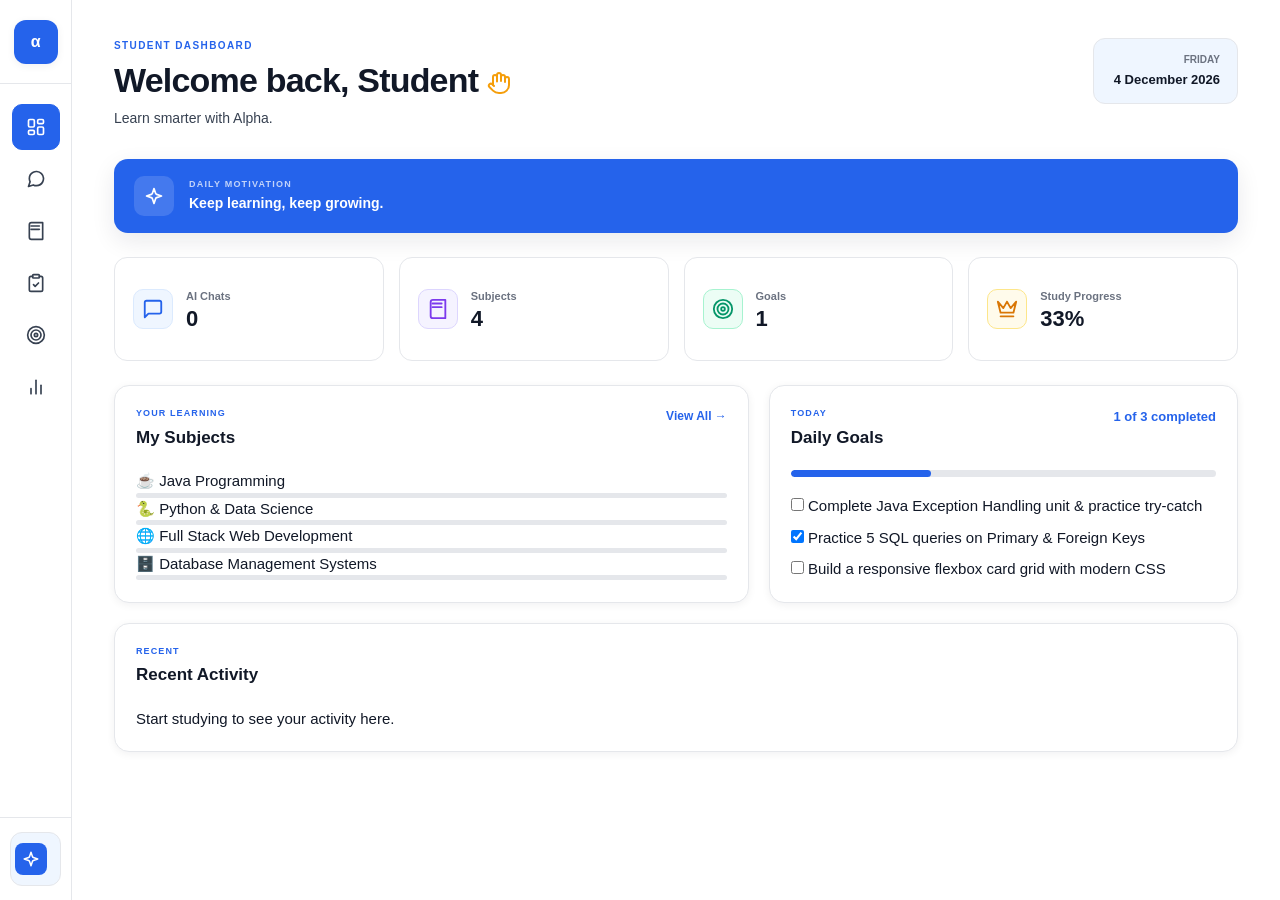
<file: frontend/index.html>
<!DOCTYPE html>
<html lang="en" data-theme="royal">

<head>
    <meta charset="UTF-8">
    <meta name="viewport" content="width=device-width, initial-scale=1.0">

    <title>Alpha - AI Student Assistant</title>

    <!-- =====================================================
         MODULAR STYLESHEETS (Organized by Feature/Section)
         ===================================================== -->
    <link rel="stylesheet" href="css/main.css?v=3.5">
    <link rel="stylesheet" href="css/layout.css?v=3.5">
    <link rel="stylesheet" href="css/dashboard.css?v=3.5">
    <link rel="stylesheet" href="css/chat.css?v=3.5">
    <link rel="stylesheet" href="css/subjects.css?v=3.5">
    <link rel="stylesheet" href="css/assignments.css?v=3.5">
    <link rel="stylesheet" href="css/goals.css?v=3.5">
    <link rel="stylesheet" href="css/progress.css?v=3.5">
    <link rel="stylesheet" href="css/modals.css?v=3.5">
    <!-- Backward compatibility fallback -->
    <link rel="stylesheet" href="style.css?v=3.5">
</head>


<body>

    <!-- =====================================================
         APP CONTAINER
         ===================================================== -->
    <div class="app-container">

        <!-- =================================================
             1. SIDEBAR (Source: frontend/sections/sidebar.html)
             ================================================= -->
        <!-- =====================================================
             ALPHA - SIDEBAR COMPONENT
             File: frontend/sections/sidebar.html
             ===================================================== -->
        
        <aside class="sidebar">
        
            <!-- Logo -->
            <div class="sidebar-logo">
                <div class="logo-icon">
                    α
                </div>
                <div class="logo-text">
                    <h2>Alpha</h2>
                    <span>AI Student Assistant</span>
                </div>
            </div>
        
            <!-- Navigation -->
            <nav class="sidebar-nav">
                <button
                    class="nav-item active"
                    onclick="showPage('dashboard', this)"
                    data-title="Dashboard"
                >
                    <span class="nav-icon">
                        <svg width="20" height="20" viewBox="0 0 24 24" fill="none" stroke="currentColor" stroke-width="2" stroke-linecap="round" stroke-linejoin="round"><rect x="3" y="3" width="7" height="9" rx="1.5"/><rect x="14" y="3" width="7" height="5" rx="1.5"/><rect x="14" y="12" width="7" height="9" rx="1.5"/><rect x="3" y="16" width="7" height="5" rx="1.5"/></svg>
                    </span>
                    <span class="nav-label">Dashboard</span>
                </button>
        
                <button
                    class="nav-item"
                    onclick="showPage('chat', this)"
                    data-title="AI Chat"
                >
                    <span class="nav-icon">
                        <svg width="20" height="20" viewBox="0 0 24 24" fill="none" stroke="currentColor" stroke-width="2" stroke-linecap="round" stroke-linejoin="round"><path d="M21 11.5a8.38 8.38 0 0 1-.9 3.8 8.5 8.5 0 0 1-7.6 4.7 8.38 8.38 0 0 1-3.8-.9L3 21l1.9-5.7a8.38 8.38 0 0 1-.9-3.8 8.5 8.5 0 0 1 4.7-7.6 8.38 8.38 0 0 1 3.8-.9h.5a8.48 8.48 0 0 1 8 8v.5z"/></svg>
                    </span>
                    <span class="nav-label">AI Chat</span>
                </button>
        
                <button
                    class="nav-item"
                    onclick="showPage('subjects', this)"
                    data-title="Subjects"
                >
                    <span class="nav-icon">
                        <svg width="20" height="20" viewBox="0 0 24 24" fill="none" stroke="currentColor" stroke-width="2" stroke-linecap="round" stroke-linejoin="round"><path d="M4 19.5v-15A2.5 2.5 0 0 1 6.5 2H20v20H6.5a2.5 2.5 0 0 1-2.5-2.5Z"/><path d="M6 6h10"/><path d="M6 10h10"/></svg>
                    </span>
                    <span class="nav-label">Subjects</span>
                </button>
        
                <button
                    class="nav-item"
                    onclick="showPage('assignments', this)"
                    data-title="Workspace"
                >
                    <span class="nav-icon">
                        <svg width="20" height="20" viewBox="0 0 24 24" fill="none" stroke="currentColor" stroke-width="2" stroke-linecap="round" stroke-linejoin="round"><path d="M16 4h2a2 2 0 0 1 2 2v14a2 2 0 0 1-2 2H6a2 2 0 0 1-2-2V6a2 2 0 0 1 2-2h2"/><rect x="8" y="2" width="8" height="4" rx="1" ry="1"/><path d="m9 14 2 2 4-4"/></svg>
                    </span>
                    <span class="nav-label">Workspace</span>
                </button>
        
                <button
                    class="nav-item"
                    onclick="showPage('goals', this)"
                    data-title="Daily Goals"
                >
                    <span class="nav-icon">
                        <svg width="20" height="20" viewBox="0 0 24 24" fill="none" stroke="currentColor" stroke-width="2" stroke-linecap="round" stroke-linejoin="round"><circle cx="12" cy="12" r="10"/><circle cx="12" cy="12" r="6"/><circle cx="12" cy="12" r="2"/></svg>
                    </span>
                    <span class="nav-label">Daily Goals</span>
                </button>
        
                <button
                    class="nav-item"
                    onclick="showPage('progress', this)"
                    data-title="Progress"
                >
                    <span class="nav-icon">
                        <svg width="20" height="20" viewBox="0 0 24 24" fill="none" stroke="currentColor" stroke-width="2" stroke-linecap="round" stroke-linejoin="round"><line x1="18" y1="20" x2="18" y2="10"/><line x1="12" y1="20" x2="12" y2="4"/><line x1="6" y1="20" x2="6" y2="14"/></svg>
                    </span>
                    <span class="nav-label">Progress</span>
                </button>
            </nav>
        
            <!-- Sidebar Bottom -->
            <div class="sidebar-bottom">
                <div class="sidebar-ai-card">
                    <div class="sidebar-ai-icon">
                        <svg width="18" height="18" viewBox="0 0 24 24" fill="none" stroke="currentColor" stroke-width="2" stroke-linecap="round" stroke-linejoin="round"><path d="m12 3-1.9 5.8a2 2 0 0 1-1.3 1.3L3 12l5.8 1.9a2 2 0 0 1 1.3 1.3L12 21l1.9-5.8a2 2 0 0 1 1.3-1.3L21 12l-5.8-1.9a2 2 0 0 1-1.3-1.3L12 3z"/></svg>
                    </div>
                    <div class="sidebar-ai-details">
                        <strong>Alpha AI</strong>
                        <p>Your personal study assistant</p>
                    </div>
                </div>
            </div>
        
        </aside>


        <!-- =================================================
             MAIN CONTENT WRAPPER
             ================================================= -->
        <main class="main-content">

            <!-- =================================================
                 2. DASHBOARD (Source: frontend/sections/dashboard.html)
                 ================================================= -->
            <!-- =====================================================
                 ALPHA - DASHBOARD COMPONENT
                 File: frontend/sections/dashboard.html
                 ===================================================== -->
            
            <section id="dashboard-page" class="page active">
            
                <div class="page-header dashboard-header">
                    <div>
                        <span class="page-label">
                            STUDENT DASHBOARD
                        </span>
                        <h1>
                            Welcome back, Student
                            <span class="welcome-wave-icon" title="Welcome">
                                <svg width="24" height="24" viewBox="0 0 24 24" fill="none" stroke="currentColor" stroke-width="2" stroke-linecap="round" stroke-linejoin="round"><path d="M18 11V6a2 2 0 0 0-2-2v0a2 2 0 0 0-2 2v0"/><path d="M14 10V4a2 2 0 0 0-2-2v0a2 2 0 0 0-2 2v2"/><path d="M10 10.5V6a2 2 0 0 0-2-2v0a2 2 0 0 0-2 2v8"/><path d="M18 8a2 2 0 1 1 4 0v6a8 8 0 0 1-8 8h-2c-2.8 0-4.5-.86-5.99-2.34l-3.6-3.6a2 2 0 0 1 2.83-2.82L7 15"/></svg>
                            </span>
                        </h1>
                        <p>
                            Learn smarter with Alpha.
                        </p>
                    </div>
            
                    <div class="dashboard-date-box">
                        <span id="dashboard-day">
                            Today
                        </span>
                        <strong id="dashboard-date">
                            --
                        </strong>
                    </div>
                </div>
            
                <!-- Motivation -->
                <div class="motivation-card">
                    <div class="motivation-icon">
                        <svg width="20" height="20" viewBox="0 0 24 24" fill="none" stroke="currentColor" stroke-width="2" stroke-linecap="round" stroke-linejoin="round"><path d="m12 3-1.9 5.8a2 2 0 0 1-1.3 1.3L3 12l5.8 1.9a2 2 0 0 1 1.3 1.3L12 21l1.9-5.8a2 2 0 0 1 1.3-1.3L21 12l-5.8-1.9a2 2 0 0 1-1.3-1.3L12 3z"/></svg>
                    </div>
                    <div>
                        <span>
                            DAILY MOTIVATION
                        </span>
                        <p id="dashboard-motivation">
                            Keep learning, keep growing.
                        </p>
                    </div>
                </div>
            
                <!-- Statistics -->
                <div class="dashboard-stats">
                    <div class="stat-card">
                        <div class="stat-icon bg-blue-subtle">
                            <svg width="22" height="22" viewBox="0 0 24 24" fill="none" stroke="currentColor" stroke-width="2" stroke-linecap="round" stroke-linejoin="round"><path d="M21 15a2 2 0 0 1-2 2H7l-4 4V5a2 2 0 0 1 2-2h14a2 2 0 0 1 2 2z"/></svg>
                        </div>
                        <div>
                            <span>
                                AI Chats
                            </span>
                            <strong id="dashboard-chat-count">
                                0
                            </strong>
                        </div>
                    </div>
            
                    <div class="stat-card">
                        <div class="stat-icon bg-violet-subtle">
                            <svg width="22" height="22" viewBox="0 0 24 24" fill="none" stroke="currentColor" stroke-width="2" stroke-linecap="round" stroke-linejoin="round"><path d="M4 19.5v-15A2.5 2.5 0 0 1 6.5 2H20v20H6.5a2.5 2.5 0 0 1-2.5-2.5Z"/><path d="M6 6h10"/><path d="M6 10h10"/></svg>
                        </div>
                        <div>
                            <span>
                                Subjects
                            </span>
                            <strong id="dashboard-subject-count">
                                0
                            </strong>
                        </div>
                    </div>
            
                    <div class="stat-card">
                        <div class="stat-icon bg-emerald-subtle">
                            <svg width="22" height="22" viewBox="0 0 24 24" fill="none" stroke="currentColor" stroke-width="2" stroke-linecap="round" stroke-linejoin="round"><circle cx="12" cy="12" r="10"/><circle cx="12" cy="12" r="6"/><circle cx="12" cy="12" r="2"/></svg>
                        </div>
                        <div>
                            <span>
                                Goals
                            </span>
                            <strong id="dashboard-goal-count">
                                0
                            </strong>
                        </div>
                    </div>
            
                    <div class="stat-card">
                        <div class="stat-icon bg-amber-subtle">
                            <svg width="22" height="22" viewBox="0 0 24 24" fill="none" stroke="currentColor" stroke-width="2" stroke-linecap="round" stroke-linejoin="round"><path d="m2 4 3 12h14l3-12-6 7-4-7-4 7-6-7zm3 16h14"/></svg>
                        </div>
                        <div>
                            <span>
                                Study Progress
                            </span>
                            <strong id="goal-percentage">
                                0%
                            </strong>
                        </div>
                    </div>
                </div>
            
                <!-- Dashboard Grid -->
                <div class="dashboard-grid">
                    <!-- Subjects -->
                    <div class="dashboard-panel">
                        <div class="panel-header">
                            <div>
                                <span class="panel-label">
                                    YOUR LEARNING
                                </span>
                                <h2>
                                    My Subjects
                                </h2>
                            </div>
                            <button
                                class="text-button"
                                onclick="showPage('subjects')"
                            >
                                View All →
                            </button>
                        </div>
                        <div
                            id="dashboard-subjects"
                            class="dashboard-subjects"
                        ></div>
                    </div>
            
                    <!-- Goals -->
                    <div class="dashboard-panel">
                        <div class="panel-header">
                            <div>
                                <span class="panel-label">
                                    TODAY
                                </span>
                                <h2>
                                    Daily Goals
                                </h2>
                            </div>
                            <span
                                id="goal-progress-text"
                                class="progress-text"
                            >
                                0%
                            </span>
                        </div>
                        <div class="goal-progress">
                            <div
                                id="dashboard-goal-progress"
                                class="goal-progress-bar"
                            ></div>
                        </div>
                        <div
                            id="dashboard-goal-list"
                            class="dashboard-goal-list"
                        ></div>
                    </div>
                </div>
            
                <!-- Recent Activity -->
                <div class="dashboard-panel activity-panel">
                    <div class="panel-header">
                        <div>
                            <span class="panel-label">
                                RECENT
                            </span>
                            <h2>
                                Recent Activity
                            </h2>
                        </div>
                    </div>
                    <div
                        id="dashboard-activity"
                        class="activity-list"
                    ></div>
                </div>
            
            </section>


            <!-- =================================================
                 3. AI CHAT (Source: frontend/sections/chat.html)
                 ================================================= -->
            <!-- =====================================================
                 ALPHA - AI CHAT COMPONENT
                 File: frontend/sections/chat.html
                 ===================================================== -->
            
            <section id="chat-page" class="page">
            
                <div class="chat-layout">
            
                    <!-- CHAT HISTORY -->
                    <aside class="chat-history">
                        <div class="history-header">
                            <div>
                                <span class="page-label">
                                    AI TUTOR
                                </span>
                                <h2>
                                    Chat History
                                </h2>
                            </div>
                            <button
                                class="new-chat-btn"
                                onclick="startNewChat()"
                                title="Start a new chat"
                            >
                                <svg width="14" height="14" viewBox="0 0 24 24" fill="none" stroke="currentColor" stroke-width="2.2" stroke-linecap="round" stroke-linejoin="round" aria-hidden="true"><line x1="12" y1="5" x2="12" y2="19"/><line x1="5" y1="12" x2="19" y2="12"/></svg>
                                <span>
                                    New Chat
                                </span>
                            </button>
                        </div>
            
                        <div class="history-search">
                            <span>
                                <svg width="15" height="15" viewBox="0 0 24 24" fill="none" stroke="currentColor" stroke-width="2" stroke-linecap="round" stroke-linejoin="round" aria-hidden="true"><circle cx="11" cy="11" r="8"/><line x1="21" y1="21" x2="16.65" y2="16.65"/></svg>
                            </span>
                            <input
                                type="text"
                                id="history-search"
                                placeholder="Search chats..."
                                oninput="searchHistory()"
                                autocomplete="off"
                            >
                        </div>
            
                        <div
                            id="history-list"
                            class="history-list"
                        ></div>
                    </aside>
            
                    <!-- CHAT MAIN -->
                    <div class="chat-main">
                        <div class="chat-header">
                            <div class="chat-ai-info">
                                <div class="chat-ai-avatar">
                                    α
                                </div>
                                <div>
                                    <h2>
                                        Alpha
                                    </h2>
                                    <span>
                                        <i></i>
                                        AI Student Tutor
                                    </span>
                                </div>
                            </div>
            
                            <button
                                type="button"
                                class="chat-refresh-btn"
                                onclick="refreshChat()"
                                title="Refresh and backup chat"
                                aria-label="Refresh and backup chat"
                            >
                                <svg width="15" height="15" viewBox="0 0 24 24" fill="none" stroke="currentColor" stroke-width="2" stroke-linecap="round" stroke-linejoin="round"><path d="M21 12a9 9 0 0 0-9-9 9.75 9.75 0 0 0-6.74 2.74L3 8"/><path d="M3 3v5h5"/><path d="M3 12a9 9 0 0 0 9 9 9.75 9.75 0 0 0 6.74-2.74L21 16"/><path d="M16 21h5v-5"/></svg>
                            </button>
                        </div>
            
                        <div
                            id="chat-box"
                            class="chat-box"
                        >
                            <div class="chat-welcome" id="chat-welcome">
                                <div class="chat-welcome-icon">
                                    <svg width="24" height="24" viewBox="0 0 24 24" fill="none" stroke="currentColor" stroke-width="2" stroke-linecap="round" stroke-linejoin="round"><path d="m12 3-1.9 5.8a2 2 0 0 1-1.3 1.3L3 12l5.8 1.9a2 2 0 0 1 1.3 1.3L12 21l1.9-5.8a2 2 0 0 1 1.3-1.3L21 12l-5.8-1.9a2 2 0 0 1-1.3-1.3L12 3z"/></svg>
                                </div>
            
                                <h1>
                                    How can I help you today?
                                </h1>
            
                                <p>
                                    Ask Alpha anything about your syllabus, homework, or exam prep.
                                </p>
            
                                <div class="chat-suggestions">
                                    <button
                                        type="button"
                                        onclick="useChatSuggestion('Explain Python in simple words')"
                                    >
                                        <span class="suggestion-icon">
                                            <svg width="18" height="18" viewBox="0 0 24 24" fill="none" stroke="currentColor" stroke-width="2" stroke-linecap="round" stroke-linejoin="round"><polyline points="16 18 22 12 16 6"/><polyline points="8 6 2 12 8 18"/></svg>
                                        </span>
                                        <strong>
                                            Explain Python
                                        </strong>
                                        <small>
                                            in simple words
                                        </small>
                                    </button>
            
                                    <button
                                        type="button"
                                        onclick="useChatSuggestion('Help me prepare for my exam')"
                                    >
                                        <span class="suggestion-icon">
                                            <svg width="18" height="18" viewBox="0 0 24 24" fill="none" stroke="currentColor" stroke-width="2" stroke-linecap="round" stroke-linejoin="round"><path d="M2 3h6a4 4 0 0 1 4 4v14a3 3 0 0 0-3-3H2z"/><path d="M22 3h-6a4 4 0 0 0-4 4v14a3 3 0 0 1 3-3h7z"/></svg>
                                        </span>
                                        <strong>
                                            Exam Preparation
                                        </strong>
                                        <small>
                                            Create a study plan
                                        </small>
                                    </button>
            
                                    <button
                                        type="button"
                                        onclick="useChatSuggestion('Explain this topic with an example')"
                                    >
                                        <span class="suggestion-icon">
                                            <svg width="18" height="18" viewBox="0 0 24 24" fill="none" stroke="currentColor" stroke-width="2" stroke-linecap="round" stroke-linejoin="round"><path d="m12 3-1.9 5.8a2 2 0 0 1-1.3 1.3L3 12l5.8 1.9a2 2 0 0 1 1.3 1.3L12 21l1.9-5.8a2 2 0 0 1 1.3-1.3L21 12l-5.8-1.9a2 2 0 0 1-1.3-1.3L12 3z"/></svg>
                                        </span>
                                        <strong>
                                            Learn a Topic
                                        </strong>
                                        <small>
                                            With simple examples
                                        </small>
                                    </button>
                                </div>
                            </div>
                        </div>
            
                        <!-- CHAT COMPOSER -->
                        <div class="chat-composer">
                            <div class="plus-menu-container">
                                <button
                                    type="button"
                                    class="plus-btn"
                                    onclick="togglePlusMenu()"
                                    title="More options"
                                    aria-label="More options"
                                >
                                    <svg width="18" height="18" viewBox="0 0 24 24" fill="none" stroke="currentColor" stroke-width="2.2" stroke-linecap="round" stroke-linejoin="round" aria-hidden="true"><line x1="12" y1="5" x2="12" y2="19"/><line x1="5" y1="12" x2="19" y2="12"/></svg>
                                </button>
            
                                <div
                                    id="plus-menu"
                                    class="plus-menu"
                                >
                                    <button
                                        type="button"
                                        onclick="startVoiceInput(); closePlusMenu()"
                                    >
                                        <span>
                                            <svg width="18" height="18" viewBox="0 0 24 24" fill="none" stroke="currentColor" stroke-width="2" stroke-linecap="round" stroke-linejoin="round"><path d="M12 1a3 3 0 0 0-3 3v8a3 3 0 0 0 6 0V4a3 3 0 0 0-3-3z"/><path d="M19 10v2a7 7 0 0 1-14 0v-2"/><line x1="12" y1="19" x2="12" y2="23"/><line x1="8" y1="23" x2="16" y2="23"/></svg>
                                        </span>
                                        <div>
                                            <strong>
                                                Voice
                                            </strong>
                                            <small>
                                                Speak to Alpha
                                            </small>
                                        </div>
                                    </button>
            
                                    <button
                                        type="button"
                                        onclick="openCamera(); closePlusMenu()"
                                    >
                                        <span>
                                            <svg width="18" height="18" viewBox="0 0 24 24" fill="none" stroke="currentColor" stroke-width="2" stroke-linecap="round" stroke-linejoin="round"><path d="M23 19a2 2 0 0 1-2 2H3a2 2 0 0 1-2-2V8a2 2 0 0 1 2-2h4l2-3h6l2 3h4a2 2 0 0 1 2 2z"/><circle cx="12" cy="13" r="4"/></svg>
                                        </span>
                                        <div>
                                            <strong>
                                                Photo
                                            </strong>
                                            <small>
                                                Add an image
                                            </small>
                                        </div>
                                    </button>
            
                                    <label
                                        for="document-input"
                                        class="plus-menu-item"
                                        onclick="closePlusMenu()"
                                    >
                                        <span>
                                            <svg width="18" height="18" viewBox="0 0 24 24" fill="none" stroke="currentColor" stroke-width="2" stroke-linecap="round" stroke-linejoin="round"><path d="M14 2H6a2 2 0 0 0-2 2v16a2 2 0 0 0 2 2h12a2 2 0 0 0 2-2V8z"/><polyline points="14 2 14 8 20 8"/><line x1="16" y1="13" x2="8" y2="13"/><line x1="16" y1="17" x2="8" y2="17"/><polyline points="10 9 9 9 8 9"/></svg>
                                        </span>
                                        <div>
                                            <strong>
                                                Document
                                            </strong>
                                            <small>
                                                Add a file
                                            </small>
                                        </div>
                                    </label>
                                </div>
                            </div>
            
                            <textarea
                                id="message"
                                rows="1"
                                placeholder="Ask Alpha anything..."
                                autocomplete="off"
                            ></textarea>
            
                            <button
                                type="button"
                                class="send-btn"
                                onclick="sendMessage()"
                                title="Send message"
                                aria-label="Send message"
                            >
                                <svg width="18" height="18" viewBox="0 0 24 24" fill="none" stroke="currentColor" stroke-width="2" stroke-linecap="round" stroke-linejoin="round"><path d="m22 2-7 20-4-9-9-4Z"/><path d="M22 2 11 13"/></svg>
                            </button>
                        </div>
            
                        <p class="chat-disclaimer">
                            Alpha can make mistakes. Verify important information.
                        </p>
                    </div>
            
                </div>
            
            </section>


            <!-- =================================================
                 4. SUBJECTS (Source: frontend/sections/subjects.html)
                 ================================================= -->
            <!-- =====================================================
                 ALPHA - SUBJECTS COMPONENT
                 File: frontend/sections/subjects.html
                 ===================================================== -->
            
            <section id="subjects-page" class="page">
            
                <!-- SUBJECT PAGE HEADER -->
                <div class="page-header">
                    <div>
                        <span class="page-label">
                            LEARNING
                        </span>
                        <h1>
                            My Subjects
                        </h1>
                        <p>
                            Organize your subjects, study materials and track your learning progress.
                        </p>
                    </div>
            
                    <button
                        class="primary-btn"
                        onclick="openSubjectModal()"
                    >
                        <svg width="15" height="15" viewBox="0 0 24 24" fill="none" stroke="currentColor" stroke-width="2.2" stroke-linecap="round" stroke-linejoin="round" aria-hidden="true"><line x1="12" y1="5" x2="12" y2="19"/><line x1="5" y1="12" x2="19" y2="12"/></svg>
                        <span>Add Subject</span>
                    </button>
                </div>
            
                <!-- SUBJECT TOOLBAR -->
                <div class="subjects-toolbar">
                    <div class="subject-search-box">
                        <span>
                            <svg width="16" height="16" viewBox="0 0 24 24" fill="none" stroke="currentColor" stroke-width="2" stroke-linecap="round" stroke-linejoin="round"><circle cx="11" cy="11" r="8"/><line x1="21" y1="21" x2="16.65" y2="16.65"/></svg>
                        </span>
                        <input
                            id="subject-search"
                            type="text"
                            placeholder="Search subjects..."
                            oninput="searchSubjects()"
                            autocomplete="off"
                        >
                    </div>
            
                    <div class="subject-count-box">
                        <span>
                            <svg width="15" height="15" viewBox="0 0 24 24" fill="none" stroke="currentColor" stroke-width="2" stroke-linecap="round" stroke-linejoin="round" style="margin-right: 5px; vertical-align: -2px;"><path d="M4 19.5v-15A2.5 2.5 0 0 1 6.5 2H20v20H6.5a2.5 2.5 0 0 1-2.5-2.5Z"/><path d="M6 6h10"/><path d="M6 10h10"/></svg>Total Subjects
                        </span>
                        <strong id="subject-total-count">
                            0
                        </strong>
                    </div>
                </div>
            
                <!-- SUBJECTS CONTAINER (Dynamic grid populated by js/subjects.js) -->
                <div
                    id="subjects-container"
                    class="subjects-container"
                ></div>
            
                <!-- EMPTY STATE -->
                <div
                    id="subjects-empty"
                    class="subjects-empty"
                >
                    <div class="empty-icon">
                        <svg width="44" height="44" viewBox="0 0 24 24" fill="none" stroke="currentColor" stroke-width="1.8" stroke-linecap="round" stroke-linejoin="round"><path d="M4 19.5v-15A2.5 2.5 0 0 1 6.5 2H20v20H6.5a2.5 2.5 0 0 1-2.5-2.5Z"/><path d="M6 6h10"/><path d="M6 10h10"/></svg>
                    </div>
                    <h2>
                        No subjects yet
                    </h2>
                    <p>
                        Add your first subject to start tracking your studies.
                    </p>
                    <button
                        class="primary-btn"
                        onclick="openSubjectModal()"
                    >
                        <svg width="15" height="15" viewBox="0 0 24 24" fill="none" stroke="currentColor" stroke-width="2.2" stroke-linecap="round" stroke-linejoin="round" aria-hidden="true"><line x1="12" y1="5" x2="12" y2="19"/><line x1="5" y1="12" x2="19" y2="12"/></svg>
                        <span>Add Subject</span>
                    </button>
                </div>
            
            </section>


            <!-- =================================================
                 5. ASSIGNMENTS (Source: frontend/sections/assignments.html)
                 ================================================= -->
            <!-- =====================================================
                 ALPHA - HOMEWORK & ASSIGNMENTS COMPONENT
                 File: frontend/sections/assignments.html
                 ===================================================== -->
            
            <section id="assignments-page" class="page">
            
                <!-- Page Header -->
                <div class="page-header assignments-header-flex">
                    <div>
                        <span class="page-label">
                            STUDY &amp; TASK WORKSPACE
                        </span>
                        <h1>
                            Workspace
                        </h1>
                        <p>
                            Track upcoming tasks, manage assignment deadlines, and monitor your submission progress.
                        </p>
                    </div>
            
                    <div class="assignments-header-meta">
                        <button
                            type="button"
                            class="assignments-header-add-btn"
                            onclick="openAssignmentModal()"
                        >
                            <span>+</span> Add Assignment
                        </button>
                    </div>
                </div>
            
                <!-- 4 Top KPI Stat Cards -->
                <div class="assignments-stats-grid">
                    <div class="assignment-stat-card">
                        <div class="assign-stat-inner">
                            <div class="assign-stat-icon-box bg-blue-subtle">
                                <svg width="22" height="22" viewBox="0 0 24 24" fill="none" stroke="currentColor" stroke-width="2" stroke-linecap="round" stroke-linejoin="round"><path d="M16 4h2a2 2 0 0 1 2 2v14a2 2 0 0 1-2 2H6a2 2 0 0 1-2-2V6a2 2 0 0 1 2-2h2"/><rect x="8" y="2" width="8" height="4" rx="1" ry="1"/><path d="m9 14 2 2 4-4"/></svg>
                            </div>
                            <div class="assign-stat-text">
                                <span class="stat-kpi-label">TOTAL ASSIGNMENTS</span>
                                <strong id="assignment-stat-total" class="stat-kpi-number">0</strong>
                                <p class="stat-kpi-desc">Across all enrolled subjects</p>
                            </div>
                        </div>
                    </div>
            
                    <div class="assignment-stat-card">
                        <div class="assign-stat-inner">
                            <div class="assign-stat-icon-box bg-amber-subtle">
                                <svg width="22" height="22" viewBox="0 0 24 24" fill="none" stroke="currentColor" stroke-width="2" stroke-linecap="round" stroke-linejoin="round"><circle cx="12" cy="12" r="10"/><polyline points="12 6 12 12 16 14"/></svg>
                            </div>
                            <div class="assign-stat-text">
                                <span class="stat-kpi-label">IN PROGRESS / PENDING</span>
                                <strong id="assignment-stat-pending" class="stat-kpi-number">0</strong>
                                <p class="stat-kpi-desc">Active homework tasks</p>
                            </div>
                        </div>
                    </div>
            
                    <div class="assignment-stat-card">
                        <div class="assign-stat-inner">
                            <div class="assign-stat-icon-box bg-emerald-subtle">
                                <svg width="22" height="22" viewBox="0 0 24 24" fill="none" stroke="currentColor" stroke-width="2" stroke-linecap="round" stroke-linejoin="round"><path d="M22 11.08V12a10 10 0 1 1-5.93-9.14"/><polyline points="22 4 12 14.01 9 11.01"/></svg>
                            </div>
                            <div class="assign-stat-text">
                                <span class="stat-kpi-label">COMPLETED / SUBMITTED</span>
                                <strong id="assignment-stat-completed" class="stat-kpi-number">0</strong>
                                <p class="stat-kpi-desc">Finished tasks &amp; labs</p>
                            </div>
                        </div>
                    </div>
            
                    <div class="assignment-stat-card">
                        <div class="assign-stat-inner">
                            <div class="assign-stat-icon-box bg-rose-subtle">
                                <svg width="22" height="22" viewBox="0 0 24 24" fill="none" stroke="currentColor" stroke-width="2" stroke-linecap="round" stroke-linejoin="round"><path d="m10.29 3.86-8.47 14.14A2 2 0 0 0 3.56 21h16.88a2 2 0 0 0 1.74-2.97L13.71 3.86a2 2 0 0 0-3.42 0z"/><line x1="12" y1="9" x2="12" y2="13"/><line x1="12" y1="17" x2="12.01" y2="17"/></svg>
                            </div>
                            <div class="assign-stat-text">
                                <span class="stat-kpi-label">DUE SOON / URGENT</span>
                                <strong id="assignment-stat-duesoon" class="stat-kpi-number">0</strong>
                                <p class="stat-kpi-desc">Deadlines within 3 days</p>
                            </div>
                        </div>
                    </div>
                </div>
            
                <!-- Assignments Feed & Filter Card -->
                <div class="assignments-feed-card">
                    <div class="feed-header-bar">
                        <div class="feed-filters">
                            <button
                                type="button"
                                class="feed-filter-btn active"
                                id="assign-filter-all"
                                onclick="setAssignmentFilter('all')"
                            >
                                All <span class="filter-count" id="assign-filter-count-all">0</span>
                            </button>
                            <button
                                type="button"
                                class="feed-filter-btn"
                                id="assign-filter-pending"
                                onclick="setAssignmentFilter('pending')"
                            >
                                In Progress <span class="filter-count" id="assign-filter-count-pending">0</span>
                            </button>
                            <button
                                type="button"
                                class="feed-filter-btn"
                                id="assign-filter-completed"
                                onclick="setAssignmentFilter('completed')"
                            >
                                Completed <span class="filter-count" id="assign-filter-count-done">0</span>
                            </button>
                            <button
                                type="button"
                                class="feed-filter-btn"
                                id="assign-filter-soon"
                                onclick="setAssignmentFilter('soon')"
                            >
                                Due Soon <span class="filter-count" id="assign-filter-count-soon">0</span>
                            </button>
                        </div>
            
                        <div class="feed-actions">
                            <button
                                type="button"
                                class="assignments-header-add-btn small"
                                onclick="openAssignmentModal()"
                            >
                                <span>+</span> New Assignment
                            </button>
                        </div>
                    </div>
            
                    <!-- Assignments Grid Container (Populated by js/assignments.js) -->
                    <div
                        id="assignments-grid-container"
                        class="assignments-cards-grid"
                    ></div>
                </div>
            
            </section>


            <!-- =================================================
                 6. DAILY GOALS (Source: frontend/sections/goals.html)
                 ================================================= -->
            <!-- =================================================
                 DAILY GOALS SECTION COMPONENT
                 Source: frontend/sections/goals.html
                 ================================================= -->
            
            <section
                id="goals-page"
                class="page"
            >
            
                <!-- Page Header -->
                <div class="page-header goals-header-flex">
                    <div>
                        <span class="page-label">
                            PRODUCTIVITY &amp; EXECUTION
                        </span>
                        <h1>
                            Daily Study Goals
                        </h1>
                        <p>
                            Set daily targets, conquer syllabus milestones, and build consistent study habits.
                        </p>
                    </div>
            
                    <div class="goals-header-meta">
                        <div class="goals-date-pill">
                            <span class="pulse-dot"></span>
                            <span id="goals-today-date-display">Today's Focus</span>
                        </div>
                        <button
                            type="button"
                            class="goals-header-add-btn"
                            onclick="focusGoalInput()"
                        >
                            <span>+</span> New Goal
                        </button>
                    </div>
                </div>
            
            
                <!-- Goals Top Metrics Hero -->
                <div class="goals-stats-grid">
            
                    <!-- Completion Meter KPI -->
                    <div class="goal-stat-card progress-summary-stat">
                        <div class="stat-top-info">
                            <div>
                                <span class="stat-kpi-label">
                                    TODAY'S COMPLETION
                                </span>
                                <div class="stat-kpi-value-wrap">
                                    <span
                                        id="goal-percentage-page"
                                        class="stat-kpi-number"
                                    >0%</span>
                                    <span
                                        id="goal-fraction-page"
                                        class="stat-kpi-sub"
                                    >0 of 0 done</span>
                                </div>
                            </div>
                            <div class="stat-kpi-icon-ring" id="goal-stat-kpi-ring">
                                <svg width="22" height="22" viewBox="0 0 24 24" fill="none" stroke="currentColor" stroke-width="2" stroke-linecap="round" stroke-linejoin="round"><circle cx="12" cy="12" r="10"/><circle cx="12" cy="12" r="6"/><circle cx="12" cy="12" r="2"/></svg>
                            </div>
                        </div>
            
                        <div class="goal-meter-track" role="progressbar" aria-label="Goal Completion">
                            <div
                                id="goals-page-progress"
                                class="goal-meter-fill"
                                style="width: 0%;"
                            ></div>
                        </div>
            
                        <div
                            class="goal-meter-caption"
                            id="goal-meter-status-text"
                        >
                            Add your first goal to begin your study streak today!
                        </div>
                    </div>
            
            
                    <!-- Active / Pending Goals -->
                    <div class="goal-stat-card">
                        <div class="stat-card-inner">
                            <div class="stat-icon-box bg-blue-subtle">
                                <svg width="20" height="20" viewBox="0 0 24 24" fill="none" stroke="currentColor" stroke-width="2" stroke-linecap="round" stroke-linejoin="round"><circle cx="12" cy="12" r="10"/><polyline points="12 6 12 12 16 14"/></svg>
                            </div>
                            <div class="stat-text-box">
                                <span class="stat-kpi-label">
                                    ACTIVE / PENDING
                                </span>
                                <strong
                                    id="goals-active-count"
                                    class="stat-kpi-number"
                                >0</strong>
                                <p class="stat-kpi-desc">
                                    Milestones waiting to be conquered
                                </p>
                            </div>
                        </div>
                    </div>
            
            
                    <!-- Completed Today -->
                    <div class="goal-stat-card">
                        <div class="stat-card-inner">
                            <div class="stat-icon-box bg-emerald-subtle">
                                <svg width="20" height="20" viewBox="0 0 24 24" fill="none" stroke="currentColor" stroke-width="2" stroke-linecap="round" stroke-linejoin="round"><path d="m2 4 3 12h14l3-12-6 7-4-7-4 7-6-7zm3 16h14"/></svg>
                            </div>
                            <div class="stat-text-box">
                                <span class="stat-kpi-label">
                                    COMPLETED TODAY
                                </span>
                                <strong
                                    id="goals-completed-count"
                                    class="stat-kpi-number"
                                >0</strong>
                                <p class="stat-kpi-desc">
                                    Tasks checked off and mastered
                                </p>
                            </div>
                        </div>
                    </div>
            
                </div>
            
            
                <!-- Goal Creation Form Card -->
                <div class="goal-creation-card">
            
                    <div class="creation-card-header">
                        <div class="creation-header-title">
                            <span class="creator-badge">
                                <svg width="13" height="13" viewBox="0 0 24 24" fill="none" stroke="currentColor" stroke-width="2.5" stroke-linecap="round" stroke-linejoin="round"><polygon points="13 2 3 14 12 14 11 22 21 10 12 10 13 2"/></svg>
                                SMART TARGET
                            </span>
                            <h3>Add a New Study Goal</h3>
                        </div>
                        <span class="creation-hint">Stay specific, actionable &amp; realistic</span>
                    </div>
            
                    <form
                        id="goal-create-form"
                        class="goal-create-form"
                        onsubmit="handleNewGoalSubmit(event)"
                    >
                        <div class="goal-input-primary-row">
                            <div class="input-with-icon">
                                <span class="input-icon">
                                    <svg width="18" height="18" viewBox="0 0 24 24" fill="none" stroke="currentColor" stroke-width="2" stroke-linecap="round" stroke-linejoin="round"><circle cx="12" cy="12" r="10"/><circle cx="12" cy="12" r="6"/><circle cx="12" cy="12" r="2"/></svg>
                                </span>
                                <input
                                    type="text"
                                    id="new-goal-text"
                                    placeholder="What do you want to accomplish today? (e.g. Master Exception Handling in Java)"
                                    required
                                    autocomplete="off"
                                >
                            </div>
                            <button
                                type="submit"
                                class="goal-submit-btn"
                                id="add-goal-btn"
                            >
                                <span>+</span> Add Daily Goal
                            </button>
                        </div>
            
                        <div class="goal-form-meta-row">
                            <div class="meta-field-group">
                                <label for="new-goal-category">Subject / Category:</label>
                                <select
                                    id="new-goal-category"
                                    class="goal-meta-select"
                                >
                                    <option value="General Study">General Study</option>
                                </select>
                            </div>
            
                            <div class="meta-field-group">
                                <label>Priority Level:</label>
                                <div class="priority-selector-radios">
                                    <label class="priority-pill-option normal">
                                        <input
                                            type="radio"
                                            name="goal-priority"
                                            value="normal"
                                            checked
                                        >
                                        <span class="priority-label">
                                            <span class="priority-dot"></span> Normal
                                        </span>
                                    </label>
                                    <label class="priority-pill-option medium">
                                        <input
                                            type="radio"
                                            name="goal-priority"
                                            value="medium"
                                        >
                                        <span class="priority-label">
                                            <span class="priority-dot"></span> Medium
                                        </span>
                                    </label>
                                    <label class="priority-pill-option high">
                                        <input
                                            type="radio"
                                            name="goal-priority"
                                            value="high"
                                        >
                                        <span class="priority-label">
                                            <span class="priority-dot"></span> High
                                        </span>
                                    </label>
                                </div>
                            </div>
                        </div>
                    </form>
            
                    <!-- Quick Suggestions / Inspiration Pills -->
                    <div class="goal-quick-suggestions">
                        <span class="suggestions-label">
                            <svg width="15" height="15" viewBox="0 0 24 24" fill="none" stroke="currentColor" stroke-width="2" stroke-linecap="round" stroke-linejoin="round"><path d="M15 14c.2-1 .7-1.7 1.5-2.5 1-.9 1.5-2.2 1.5-3.5A6 6 0 0 0 6 8c0 1 .2 2.2 1.5 3.5.7.7 1.3 1.5 1.5 2.5"/><path d="M9 18h6"/><path d="M10 22h4"/></svg>
                            Smart Goal Ideas:
                        </span>
                        <div class="suggestions-list" id="goal-suggestions-container">
                            <button
                                type="button"
                                class="suggestion-chip"
                                onclick="quickAddGoal('Solve 5 Java OOP practice questions', 'Java Programming', 'high')"
                            >
                                <svg width="14" height="14" viewBox="0 0 24 24" fill="none" stroke="currentColor" stroke-width="2" stroke-linecap="round" stroke-linejoin="round"><polyline points="16 18 22 12 16 6"/><polyline points="8 6 2 12 8 18"/></svg>
                                5 Java OOP Questions
                            </button>
                            <button
                                type="button"
                                class="suggestion-chip"
                                onclick="quickAddGoal('Revise NumPy Arrays and Matrix slicing', 'Python for Data Science', 'medium')"
                            >
                                <svg width="14" height="14" viewBox="0 0 24 24" fill="none" stroke="currentColor" stroke-width="2" stroke-linecap="round" stroke-linejoin="round"><polyline points="4 17 10 11 4 5"/><line x1="12" y1="19" x2="20" y2="19"/></svg>
                                Python NumPy Review
                            </button>
                            <button
                                type="button"
                                class="suggestion-chip"
                                onclick="quickAddGoal('Implement responsive Flexbox card grid', 'Full Stack Web Development', 'normal')"
                            >
                                <svg width="14" height="14" viewBox="0 0 24 24" fill="none" stroke="currentColor" stroke-width="2" stroke-linecap="round" stroke-linejoin="round"><rect x="3" y="3" width="18" height="18" rx="2" ry="2"/><line x1="3" y1="9" x2="21" y2="9"/><line x1="9" y1="21" x2="9" y2="9"/></svg>
                                CSS Flexbox Practice
                            </button>
                            <button
                                type="button"
                                class="suggestion-chip"
                                onclick="quickAddGoal('Complete 1 Alpha AI Quiz session', 'General Study', 'medium')"
                            >
                                <svg width="14" height="14" viewBox="0 0 24 24" fill="none" stroke="currentColor" stroke-width="2" stroke-linecap="round" stroke-linejoin="round"><path d="m12 3-1.9 5.8a2 2 0 0 1-1.3 1.3L3 12l5.8 1.9a2 2 0 0 1 1.3 1.3L12 21l1.9-5.8a2 2 0 0 1 1.3-1.3L21 12l-5.8-1.9a2 2 0 0 1-1.3-1.3L12 3z"/></svg>
                                Take AI Quiz
                            </button>
                            <button
                                type="button"
                                class="suggestion-chip"
                                onclick="quickAddGoal('Read 25 mins of subject syllabus notes', 'General Study', 'normal')"
                            >
                                <svg width="14" height="14" viewBox="0 0 24 24" fill="none" stroke="currentColor" stroke-width="2" stroke-linecap="round" stroke-linejoin="round"><path d="M4 19.5v-15A2.5 2.5 0 0 1 6.5 2H20v20H6.5a2.5 2.5 0 0 1-2.5-2.5Z"/><path d="M6 6h10"/><path d="M6 10h10"/></svg>
                                25 Mins Notes Reading
                            </button>
                        </div>
                    </div>
            
                </div>
            
            
                <!-- Goals Feed & Filter Card -->
                <div class="goals-feed-card">
            
                    <div class="feed-header-bar">
                        <div class="feed-filters">
                            <button
                                type="button"
                                class="feed-filter-btn active"
                                id="goal-filter-all"
                                onclick="setGoalFilter('all')"
                            >
                                All Goals <span class="filter-count" id="count-filter-all">0</span>
                            </button>
                            <button
                                type="button"
                                class="feed-filter-btn"
                                id="goal-filter-active"
                                onclick="setGoalFilter('active')"
                            >
                                In Progress <span class="filter-count" id="count-filter-active">0</span>
                            </button>
                            <button
                                type="button"
                                class="feed-filter-btn"
                                id="goal-filter-completed"
                                onclick="setGoalFilter('completed')"
                            >
                                Completed <span class="filter-count" id="count-filter-completed">0</span>
                            </button>
                        </div>
            
                        <div class="feed-actions">
                            <button
                                type="button"
                                class="clear-done-btn"
                                onclick="clearCompletedGoals()"
                                title="Remove all completed goals"
                            >
                                <span><svg width="14" height="14" viewBox="0 0 24 24" fill="none" stroke="currentColor" stroke-width="2" stroke-linecap="round" stroke-linejoin="round"><polyline points="3 6 5 6 21 6"/><path d="M19 6v14a2 2 0 0 1-2 2H7a2 2 0 0 1-2-2V6m3 0V4a2 2 0 0 1 2-2h4a2 2 0 0 1 2 2v2"/></svg></span> Clear Completed
                            </button>
                        </div>
                    </div>
            
                    <!-- Goals Interactive Container -->
                    <div
                        id="goals-page-list"
                        class="goals-page-interactive-list"
                    >
                        <!-- Populated dynamically by renderGoalsPage() -->
                    </div>
            
                </div>
            
            </section>


            <!-- =================================================
                 7. PROGRESS & ANALYTICS (Source: frontend/sections/progress.html)
                 ================================================= -->
            <!-- =================================================
                 PROGRESS & ANALYTICS SECTION COMPONENT
                 Source: frontend/sections/progress.html
                 ================================================= -->
            
            <section
                id="progress-page"
                class="page"
            >
            
                <!-- Page Header -->
                <div class="page-header progress-header-flex">
                    <div>
                        <span class="page-label">
                            ANALYTICS &amp; MASTERY
                        </span>
                        <h1>
                            Learning Progress &amp; Analytics
                        </h1>
                        <p>
                            Comprehensive real-time tracking of syllabus mastery, topic milestones, and academic habits.
                        </p>
                    </div>
            
                    <div class="progress-header-sync">
                        <span class="sync-badge">
                            <span class="sync-dot"></span> Live Sync Enabled
                        </span>
                        <button
                            type="button"
                            class="refresh-progress-btn"
                            onclick="renderProgressPage()"
                            title="Refresh progress calculations"
                        >
                            <svg width="15" height="15" viewBox="0 0 24 24" fill="none" stroke="currentColor" stroke-width="2.2" stroke-linecap="round" stroke-linejoin="round" aria-hidden="true"><path d="M21 2v6h-6"/><path d="M3 12a9 9 0 0 1 15-6.7L21 8"/><path d="M3 22v-6h6"/><path d="M21 12a9 9 0 0 1-15 6.7L3 16"/></svg>
                            <span>Refresh</span>
                        </button>
                    </div>
                </div>
            
            
                <!-- Top KPI Metric Cards Grid -->
                <div class="progress-kpi-grid">
            
                    <!-- 1. Overall Mastery -->
                    <div class="progress-kpi-card mastery-card">
                        <div class="kpi-card-header">
                            <div class="kpi-icon-wrap primary-gradient-bg">
                                <svg width="20" height="20" viewBox="0 0 24 24" fill="none" stroke="currentColor" stroke-width="2" stroke-linecap="round" stroke-linejoin="round"><polyline points="23 6 13.5 15.5 8.5 10.5 1 18"/><polyline points="17 6 23 6 23 12"/></svg>
                            </div>
                            <span class="kpi-badge" id="progress-mastery-level-badge">Beginner</span>
                        </div>
                        <div class="kpi-metric-wrap">
                            <strong
                                id="progress-overall-mastery"
                                class="kpi-big-number"
                            >0%</strong>
                            <span class="kpi-metric-title">Overall Curriculum Mastery</span>
                        </div>
                        <div class="kpi-mini-bar-track">
                            <div
                                id="progress-overall-bar"
                                class="kpi-mini-bar-fill"
                                style="width: 0%;"
                            ></div>
                        </div>
                        <span class="kpi-footer-note" id="progress-mastery-sub">
                            Calculated across all subject syllabus topics
                        </span>
                    </div>
            
                    <!-- 2. Topics Mastered -->
                    <div class="progress-kpi-card">
                        <div class="kpi-card-header">
                            <div class="kpi-icon-wrap emerald-gradient-bg">
                                <svg width="20" height="20" viewBox="0 0 24 24" fill="none" stroke="currentColor" stroke-width="2" stroke-linecap="round" stroke-linejoin="round"><path d="M22 11.08V12a10 10 0 1 1-5.93-9.14"/><polyline points="22 4 12 14.01 9 11.01"/></svg>
                            </div>
                            <span class="kpi-sub-pill" id="progress-topics-percent-pill">0% Done</span>
                        </div>
                        <div class="kpi-metric-wrap">
                            <strong
                                id="progress-topics-ratio"
                                class="kpi-big-number"
                            >0 / 0</strong>
                            <span class="kpi-metric-title">Topics Mastered</span>
                        </div>
                        <div class="kpi-mini-bar-track">
                            <div
                                id="progress-topics-bar"
                                class="kpi-mini-bar-fill emerald"
                                style="width: 0%;"
                            ></div>
                        </div>
                        <span class="kpi-footer-note" id="progress-topics-remaining">
                            0 topics remaining to master
                        </span>
                    </div>
            
                    <!-- 3. Enrolled Subjects & Modules -->
                    <div class="progress-kpi-card">
                        <div class="kpi-card-header">
                            <div class="kpi-icon-wrap violet-gradient-bg">
                                <svg width="20" height="20" viewBox="0 0 24 24" fill="none" stroke="currentColor" stroke-width="2" stroke-linecap="round" stroke-linejoin="round"><path d="M2 3h6a4 4 0 0 1 4 4v14a3 3 0 0 0-3-3H2z"/><path d="M22 3h-6a4 4 0 0 0-4 4v14a3 3 0 0 1 3-3h7z"/></svg>
                            </div>
                            <span class="kpi-sub-pill" id="progress-subjects-badge">Active</span>
                        </div>
                        <div class="kpi-metric-wrap">
                            <strong
                                id="progress-subject-count"
                                class="kpi-big-number"
                            >0</strong>
                            <span class="kpi-metric-title">Enrolled Subjects</span>
                        </div>
                        <div class="kpi-sub-stats-row">
                            <span class="sub-stat-item"><svg width="13" height="13" viewBox="0 0 24 24" fill="none" stroke="currentColor" stroke-width="2" stroke-linecap="round" stroke-linejoin="round"><path d="M4 19.5v-15A2.5 2.5 0 0 1 6.5 2H20v20H6.5a2.5 2.5 0 0 1-2.5-2.5Z"/></svg> <strong id="progress-units-count">0</strong> Units</span>
                            <span class="sub-stat-item"><svg width="13" height="13" viewBox="0 0 24 24" fill="none" stroke="currentColor" stroke-width="2" stroke-linecap="round" stroke-linejoin="round"><path d="M22 19a2 2 0 0 1-2 2H4a2 2 0 0 1-2-2V5a2 2 0 0 1 2-2h5l2 3h9a2 2 0 0 1 2 2z"/></svg> <strong id="progress-materials-count">0</strong> Files</span>
                        </div>
                        <span class="kpi-footer-note">Structured syllabus modules</span>
                    </div>
            
                    <!-- 4. Daily Goals Completed -->
                    <div class="progress-kpi-card">
                        <div class="kpi-card-header">
                            <div class="kpi-icon-wrap amber-gradient-bg">
                                <svg width="20" height="20" viewBox="0 0 24 24" fill="none" stroke="currentColor" stroke-width="2" stroke-linecap="round" stroke-linejoin="round"><circle cx="12" cy="12" r="10"/><circle cx="12" cy="12" r="6"/><circle cx="12" cy="12" r="2"/></svg>
                            </div>
                            <span class="kpi-sub-pill" id="progress-goals-ratio-pill">0 Done</span>
                        </div>
                        <div class="kpi-metric-wrap">
                            <strong
                                id="progress-goal-count"
                                class="kpi-big-number"
                            >0</strong>
                            <span class="kpi-metric-title">Goals Completed</span>
                        </div>
                        <div class="kpi-mini-bar-track">
                            <div
                                id="progress-goals-bar"
                                class="kpi-mini-bar-fill amber"
                                style="width: 0%;"
                            ></div>
                        </div>
                        <span class="kpi-footer-note" id="progress-goals-rate-text">
                            0% daily goal success rate
                        </span>
                    </div>
            
                </div>
            
            
                <!-- Academic Milestone Journey & Smart Focus Row -->
                <div class="progress-journey-row">
            
                    <!-- Milestone Stepper Card -->
                    <div class="progress-journey-card">
                        <div class="journey-header">
                            <div>
                                <span class="panel-label">ACADEMIC RANK &amp; MILESTONES</span>
                                <h3>Curriculum Mastery Journey</h3>
                            </div>
                            <span class="level-indicator-chip" id="current-rank-chip">
                                <svg width="14" height="14" viewBox="0 0 24 24" fill="none" stroke="currentColor" stroke-width="2" stroke-linecap="round" stroke-linejoin="round"><polygon points="12 2 15.09 8.26 22 9.27 17 14.14 18.18 21.02 12 17.77 5.82 21.02 7 14.14 2 9.27 8.91 8.26 12 2"/></svg>
                                <span id="current-rank-text">Explorer</span>
                            </span>
                        </div>
            
                        <div class="milestone-stages-container">
                            <div class="stage-step" id="stage-step-1">
                                <div class="stage-node-circle">
                                    <svg width="18" height="18" viewBox="0 0 24 24" fill="none" stroke="currentColor" stroke-width="2" stroke-linecap="round" stroke-linejoin="round"><path d="M12 22v-7"/><path d="M12 15c-3.3 0-6-2.7-6-6 3.3 0 6 2.7 6 6z"/><path d="M12 15c3.3 0 6-2.7 6-6-3.3 0-6 2.7-6 6z"/></svg>
                                </div>
                                <div class="stage-info">
                                    <strong>Explorer</strong>
                                    <span>0% - 25%</span>
                                </div>
                            </div>
                            <div class="stage-connector" id="stage-conn-1"></div>
                            <div class="stage-step" id="stage-step-2">
                                <div class="stage-node-circle">
                                    <svg width="18" height="18" viewBox="0 0 24 24" fill="none" stroke="currentColor" stroke-width="2" stroke-linecap="round" stroke-linejoin="round"><polygon points="13 2 3 14 12 14 11 22 21 10 12 10 13 2"/></svg>
                                </div>
                                <div class="stage-info">
                                    <strong>Apprentice</strong>
                                    <span>26% - 50%</span>
                                </div>
                            </div>
                            <div class="stage-connector" id="stage-conn-2"></div>
                            <div class="stage-step" id="stage-step-3">
                                <div class="stage-node-circle">
                                    <svg width="18" height="18" viewBox="0 0 24 24" fill="none" stroke="currentColor" stroke-width="2" stroke-linecap="round" stroke-linejoin="round"><path d="M22 10v6M2 10l10-5 10 5-10 5z"/><path d="M6 12v5c3 3 9 3 12 0v-5"/></svg>
                                </div>
                                <div class="stage-info">
                                    <strong>Scholar</strong>
                                    <span>51% - 75%</span>
                                </div>
                            </div>
                            <div class="stage-connector" id="stage-conn-3"></div>
                            <div class="stage-step" id="stage-step-4">
                                <div class="stage-node-circle">
                                    <svg width="18" height="18" viewBox="0 0 24 24" fill="none" stroke="currentColor" stroke-width="2" stroke-linecap="round" stroke-linejoin="round"><circle cx="12" cy="8" r="6"/><path d="M15.477 12.89 17 22l-5-3-5 3 1.523-9.11"/></svg>
                                </div>
                                <div class="stage-info">
                                    <strong>Master</strong>
                                    <span>76% - 100%</span>
                                </div>
                            </div>
                        </div>
            
                        <div class="journey-encouragement" id="journey-encouragement-box">
                            <span class="sparkle-icon">
                                <svg width="18" height="18" viewBox="0 0 24 24" fill="none" stroke="currentColor" stroke-width="2" stroke-linecap="round" stroke-linejoin="round"><path d="m12 3-1.9 5.8a2 2 0 0 1-1.3 1.3L3 12l5.8 1.9a2 2 0 0 1 1.3 1.3L12 21l1.9-5.8a2 2 0 0 1 1.3-1.3L21 12l-5.8-1.9a2 2 0 0 1-1.3-1.3L12 3z"/></svg>
                            </span>
                            <p id="journey-quote-text">
                                You're making steady headway. Complete syllabus topics to advance to the next rank!
                            </p>
                        </div>
                    </div>
            
                    <!-- Smart Next-Step Recommendation Card -->
                    <div class="progress-focus-recommendation-card" id="progress-focus-card">
                        <div class="focus-header">
                            <span class="recommendation-badge">
                                <svg width="14" height="14" viewBox="0 0 24 24" fill="none" stroke="currentColor" stroke-width="2" stroke-linecap="round" stroke-linejoin="round"><path d="M9 18h6"/><path d="M10 22h4"/><path d="M15.09 14c.18-.98.65-1.74 1.41-2.5A4.65 4.65 0 0 0 18 8 6 6 0 0 0 6 8c0 1 .23 2.23 1.5 3.5A4.61 4.61 0 0 1 8.91 14"/></svg>
                                SMART STUDY FOCUS
                            </span>
                            <span class="focus-priority-tag">Highest Impact</span>
                        </div>
                        <div class="focus-content" id="focus-recommendation-content">
                            <!-- Populated dynamically by renderProgressPage() -->
                        </div>
                    </div>
            
                </div>
            
            
                <!-- Visual Analytics Bar Graph Section -->
                <div class="progress-section-block">
                    <div class="section-title-wrap">
                        <div>
                            <span class="panel-label">VISUAL ANALYTICS &amp; BENCHMARKS</span>
                            <h2>Subject Mastery &amp; Progress Bar Graph</h2>
                        </div>
                        <div class="graph-legend-wrap">
                            <span class="graph-legend-item"><span class="legend-color-box mastery-gradient"></span> Subject Mastery %</span>
                            <span class="graph-legend-item"><span class="legend-line-box benchmark-dashed"></span> Target Benchmark (80%)</span>
                        </div>
                    </div>
            
                    <div class="progress-bar-graph-card">
                        <div class="graph-card-header">
                            <div class="graph-kpi-summary">
                                <span class="graph-sub-label">CURRICULUM DISTRIBUTION</span>
                                <h3 id="graph-subjects-overview-title">Subject-by-Subject Analytics</h3>
                            </div>
                            <div class="graph-metrics-chips">
                                <span class="graph-chip" id="graph-highest-subject-chip">Top: --</span>
                                <span class="graph-chip secondary" id="graph-lowest-subject-chip">Focus: --</span>
                            </div>
                        </div>
            
                        <!-- Bar Graph Chart Area -->
                        <div class="analytics-bar-chart-container" id="analytics-bar-chart-container">
                            <!-- Populated dynamically with bars by renderProgressBarChart() -->
                        </div>
            
                        <div class="graph-card-footer">
                            <span class="graph-footer-hint">
                                <svg width="14" height="14" viewBox="0 0 24 24" fill="none" stroke="currentColor" stroke-width="2" stroke-linecap="round" stroke-linejoin="round"><circle cx="12" cy="12" r="10"/><line x1="12" y1="16" x2="12" y2="12"/><line x1="12" y1="8" x2="12.01" y2="8"/></svg>
                                Tip: Hover over any bar to view mastery breakdown or click to open syllabus details.
                            </span>
                            <span class="graph-average-badge" id="graph-average-badge">Curriculum Average: 0%</span>
                        </div>
                    </div>
                </div>
            
            
                <!-- Enrolled Subjects Detailed Breakdown -->
                <div class="progress-section-block">
                    <div class="section-title-wrap">
                        <div>
                            <span class="panel-label">DETAILED BREAKDOWN</span>
                            <h2>Subject Mastery &amp; Topic Progress</h2>
                        </div>
                        <button
                            type="button"
                            class="view-all-subjects-btn"
                            onclick="showPage('subjects')"
                        >
                            Manage Subjects →
                        </button>
                    </div>
            
                    <div
                        class="progress-subjects-grid"
                        id="progress-subjects-grid"
                    >
                        <!-- Populated dynamically with subject progress cards -->
                    </div>
                </div>
            
            
                <!-- Milestones & Badges Grid -->
                <div class="progress-section-block">
                    <div class="section-title-wrap">
                        <div>
                            <span class="panel-label">RECOGNITION</span>
                            <h2>Badges &amp; Study Achievements</h2>
                        </div>
                        <span
                            class="achievements-unlocked-summary"
                            id="achievements-summary-badge"
                        >0 / 6 Unlocked</span>
                    </div>
            
                    <div
                        class="achievements-grid"
                        id="achievements-grid"
                    >
                        <!-- Populated dynamically with interactive badges -->
                    </div>
                </div>
            
            </section>

        </main>

    </div>


    <!-- =====================================================
         8. MODALS & POPUPS (Source: frontend/sections/modals.html)
         ===================================================== -->
    <!-- =====================================================
         GLOBAL MODALS & POPUPS COMPONENT
         Source: frontend/sections/modals.html
         ===================================================== -->
    
    <!-- 1. SUBJECT ADD / EDIT MODAL -->
    <div
        id="subject-modal"
        class="modal"
    >
        <div class="modal-content subject-modal-content">
    
            <!-- Modal Header -->
            <div class="modal-header">
                <div>
                    <span
                        id="subject-modal-badge"
                        class="modal-badge"
                    >
                        NEW SUBJECT
                    </span>
                    <h2 id="subject-modal-title">
                        Add Subject
                    </h2>
                </div>
                <button
                    class="modal-close"
                    onclick="closeSubjectModal()"
                    title="Close"
                >
                    ×
                </button>
            </div>
    
            <!-- Modal Body -->
            <div class="modal-body">
    
                <!-- Subject Name -->
                <div class="form-group">
                    <label for="subject-name-input">
                        Subject Name
                    </label>
                    <input
                        id="subject-name-input"
                        type="text"
                        placeholder="e.g. Java Programming"
                    >
                </div>
    
                <!-- Subject Icon -->
                <div class="form-group">
                    <label>
                        Subject Icon
                    </label>
                    <input
                        id="subject-icon-input"
                        type="hidden"
                        value="📚"
                    >
                    <div class="icon-picker">
                        <button
                            type="button"
                            class="icon-picker-btn"
                            data-icon="📚"
                            onclick="selectSubjectIcon('📚', this)"
                            title="General &amp; Core Studies"
                        >
                            <svg width="18" height="18" viewBox="0 0 24 24" fill="none" stroke="currentColor" stroke-width="2" stroke-linecap="round" stroke-linejoin="round" aria-hidden="true"><path d="M4 19.5v-15A2.5 2.5 0 0 1 6.5 2H20v20H6.5a2.5 2.5 0 0 1-2.5-2.5Z"/><path d="M6 6h10"/><path d="M6 10h10"/></svg>
                        </button>
                        <button
                            type="button"
                            class="icon-picker-btn"
                            data-icon="💻"
                            onclick="selectSubjectIcon('💻', this)"
                            title="Computer Science &amp; Systems"
                        >
                            <svg width="18" height="18" viewBox="0 0 24 24" fill="none" stroke="currentColor" stroke-width="2" stroke-linecap="round" stroke-linejoin="round" aria-hidden="true"><rect x="2" y="3" width="20" height="14" rx="2" ry="2"/><line x1="8" y1="21" x2="16" y2="21"/><line x1="12" y1="17" x2="12" y2="21"/></svg>
                        </button>
                        <button
                            type="button"
                            class="icon-picker-btn"
                            data-icon="🐍"
                            onclick="selectSubjectIcon('🐍', this)"
                            title="Python &amp; Programming"
                        >
                            <svg width="18" height="18" viewBox="0 0 24 24" fill="none" stroke="currentColor" stroke-width="2" stroke-linecap="round" stroke-linejoin="round" aria-hidden="true"><polyline points="4 17 10 11 4 5"/><line x1="12" y1="19" x2="20" y2="19"/></svg>
                        </button>
                        <button
                            type="button"
                            class="icon-picker-btn"
                            data-icon="☕"
                            onclick="selectSubjectIcon('☕', this)"
                            title="Java &amp; Backend"
                        >
                            <svg width="18" height="18" viewBox="0 0 24 24" fill="none" stroke="currentColor" stroke-width="2" stroke-linecap="round" stroke-linejoin="round" aria-hidden="true"><path d="M18 8h1a4 4 0 0 1 0 8h-1"/><path d="M2 8h16v9a4 4 0 0 1-4 4H6a4 4 0 0 1-4-4V8z"/><line x1="6" y1="1" x2="6" y2="4"/><line x1="10" y1="1" x2="10" y2="4"/><line x1="14" y1="1" x2="14" y2="4"/></svg>
                        </button>
                        <button
                            type="button"
                            class="icon-picker-btn"
                            data-icon="🌐"
                            onclick="selectSubjectIcon('🌐', this)"
                            title="Web Development &amp; Internet"
                        >
                            <svg width="18" height="18" viewBox="0 0 24 24" fill="none" stroke="currentColor" stroke-width="2" stroke-linecap="round" stroke-linejoin="round" aria-hidden="true"><circle cx="12" cy="12" r="10"/><line x1="2" y1="12" x2="22" y2="12"/><path d="M12 2a15.3 15.3 0 0 1 4 10 15.3 15.3 0 0 1-4 10 15.3 15.3 0 0 1-4-10 15.3 15.3 0 0 1 4-10z"/></svg>
                        </button>
                        <button
                            type="button"
                            class="icon-picker-btn"
                            data-icon="🗄️"
                            onclick="selectSubjectIcon('🗄️', this)"
                            title="Database &amp; SQL"
                        >
                            <svg width="18" height="18" viewBox="0 0 24 24" fill="none" stroke="currentColor" stroke-width="2" stroke-linecap="round" stroke-linejoin="round" aria-hidden="true"><ellipse cx="12" cy="5" rx="9" ry="3"/><path d="M21 12c0 1.66-4 3-9 3s-9-1.34-9-3"/><path d="M3 5v14c0 1.66 4 3 9 3s9-1.34 9-3V5"/></svg>
                        </button>
                        <button
                            type="button"
                            class="icon-picker-btn"
                            data-icon="📊"
                            onclick="selectSubjectIcon('📊', this)"
                            title="Analytics &amp; Statistics"
                        >
                            <svg width="18" height="18" viewBox="0 0 24 24" fill="none" stroke="currentColor" stroke-width="2" stroke-linecap="round" stroke-linejoin="round" aria-hidden="true"><line x1="18" y1="20" x2="18" y2="10"/><line x1="12" y1="20" x2="12" y2="4"/><line x1="6" y1="20" x2="6" y2="14"/></svg>
                        </button>
                        <button
                            type="button"
                            class="icon-picker-btn"
                            data-icon="🧠"
                            onclick="selectSubjectIcon('🧠', this)"
                            title="Artificial Intelligence &amp; ML"
                        >
                            <svg width="18" height="18" viewBox="0 0 24 24" fill="none" stroke="currentColor" stroke-width="2" stroke-linecap="round" stroke-linejoin="round" aria-hidden="true"><circle cx="18" cy="5" r="3"/><circle cx="6" cy="12" r="3"/><circle cx="18" cy="19" r="3"/><line x1="8.59" y1="13.51" x2="15.42" y2="17.49"/><line x1="15.41" y1="6.51" x2="8.59" y2="10.49"/></svg>
                        </button>
                        <button
                            type="button"
                            class="icon-picker-btn"
                            data-icon="📐"
                            onclick="selectSubjectIcon('📐', this)"
                            title="Mathematics &amp; Geometry"
                        >
                            <svg width="18" height="18" viewBox="0 0 24 24" fill="none" stroke="currentColor" stroke-width="2" stroke-linecap="round" stroke-linejoin="round" aria-hidden="true"><path d="m2 22 1-1h18l1 1"/><path d="M21 21 8.5 8.5"/><path d="m3 3 7 7"/><circle cx="12" cy="5" r="2"/></svg>
                        </button>
                        <button
                            type="button"
                            class="icon-picker-btn"
                            data-icon="🔬"
                            onclick="selectSubjectIcon('🔬', this)"
                            title="Physics &amp; Science"
                        >
                            <svg width="18" height="18" viewBox="0 0 24 24" fill="none" stroke="currentColor" stroke-width="2" stroke-linecap="round" stroke-linejoin="round" aria-hidden="true"><path d="M10 2v7.31L4.14 20.3A1 1 0 0 0 5 21.75h14a1 1 0 0 0 .86-1.45L14 9.31V2"/><path d="M8.5 2h7"/><path d="M7 16h10"/></svg>
                        </button>
                    </div>
                </div>
    
                <!-- Description -->
                <div class="form-group">
                    <label for="subject-description-input">
                        Description
                    </label>
                    <textarea
                        id="subject-description-input"
                        rows="3"
                        placeholder="Short description of this subject..."
                    ></textarea>
                </div>
    
                <!-- Syllabus -->
                <div class="form-group">
                    <div class="form-label-row">
                        <label>
                            Syllabus
                        </label>
                        <button
                            type="button"
                            class="small-add-btn"
                            onclick="addSyllabusInput()"
                        >
                            + Add
                        </button>
                    </div>
                    <div
                        id="syllabus-input-list"
                        class="dynamic-input-list"
                    ></div>
                </div>
    
                <!-- Topics -->
                <div class="form-group">
                    <div class="form-label-row">
                        <label>
                            Topics
                        </label>
                        <button
                            type="button"
                            class="small-add-btn"
                            onclick="addTopicInput()"
                        >
                            + Add
                        </button>
                    </div>
                    <div
                        id="topic-input-list"
                        class="dynamic-input-list"
                    ></div>
                </div>
    
            </div>
    
            <!-- Modal Footer -->
            <div class="modal-footer">
                <button
                    class="secondary-btn"
                    onclick="closeSubjectModal()"
                >
                    Cancel
                </button>
                <button
                    class="primary-btn"
                    onclick="saveSubject()"
                >
                    Save Subject
                </button>
            </div>
    
        </div>
    </div>
    
    
    <!-- 2. SUBJECT DETAILS MODAL (POPUP BOX) -->
    <div
        id="subject-details-modal"
        class="modal subject-details-modal-overlay"
        role="dialog"
        aria-modal="true"
        aria-labelledby="subject-details-modal-title"
    >
        <div
            class="modal-content subject-details-modal-content"
            onclick="event.stopPropagation()"
        >
            <div id="subject-details-dynamic-wrapper">
                <!-- Dynamically populated with professional subject details -->
            </div>
        </div>
    </div>
    
    
    <!-- 3. ASSIGNMENT ADD / EDIT MODAL -->
    <div
        id="assignment-modal"
        class="modal"
        role="dialog"
        aria-modal="true"
        aria-labelledby="assignment-modal-title"
    >
        <div
            class="modal-content assignment-modal-content"
            onclick="event.stopPropagation()"
        >
            <div class="modal-header">
                <div>
                    <span id="assignment-modal-badge" class="modal-badge">
                        TASK &amp; DEADLINE
                    </span>
                    <h2 id="assignment-modal-title">
                        Add Assignment
                    </h2>
                </div>
                <button
                    type="button"
                    class="modal-close"
                    onclick="closeAssignmentModal()"
                    title="Close"
                >
                    ×
                </button>
            </div>
    
            <form id="assignment-modal-form" onsubmit="handleSaveAssignment(event)">
                <input type="hidden" id="assignment-edit-id" value="">
    
                <div class="modal-body">
                    <!-- Title -->
                    <div class="form-group">
                        <label for="assignment-title-input">Assignment / Homework Title *</label>
                        <input
                            id="assignment-title-input"
                            type="text"
                            placeholder="e.g. Java Multithreading Lab &amp; Thread Pools"
                            required
                            autocomplete="off"
                        >
                    </div>
    
                    <div class="form-row-2">
                        <!-- Subject Select -->
                        <div class="form-group">
                            <label for="assignment-subject-select">Subject / Course *</label>
                            <select id="assignment-subject-select" class="form-select" required>
                                <!-- Populated dynamically with enrolled subjects -->
                            </select>
                        </div>
    
                        <!-- Type Select -->
                        <div class="form-group">
                            <label for="assignment-type-select">Task Type</label>
                            <select id="assignment-type-select" class="form-select">
                                <option value="Homework">Homework</option>
                                <option value="Lab Report">Lab Report</option>
                                <option value="Project">Project</option>
                                <option value="Problem Set">Problem Set</option>
                                <option value="Reading / Essay">Reading / Essay</option>
                                <option value="Quiz Prep">Quiz Prep</option>
                            </select>
                        </div>
                    </div>
    
                    <div class="form-row-2">
                        <!-- Due Date -->
                        <div class="form-group">
                            <label for="assignment-due-date-input">Due Date *</label>
                            <input
                                id="assignment-due-date-input"
                                type="date"
                                required
                            >
                        </div>
    
                        <!-- Priority -->
                        <div class="form-group">
                            <label for="assignment-priority-select">Priority Level</label>
                            <select id="assignment-priority-select" class="form-select">
                                <option value="normal">Normal</option>
                                <option value="medium">Medium</option>
                                <option value="high">High Priority</option>
                            </select>
                        </div>
                    </div>
    
                    <!-- Progress Slider -->
                    <div class="form-group">
                        <div class="slider-label-row">
                            <label for="assignment-progress-slider">Current Progress</label>
                            <span id="assignment-progress-val-display" class="slider-value-pill">0%</span>
                        </div>
                        <input
                            type="range"
                            id="assignment-progress-slider"
                            min="0"
                            max="100"
                            value="0"
                            step="5"
                            oninput="document.getElementById('assignment-progress-val-display').textContent = this.value + '%'"
                        >
                    </div>
    
                    <!-- Notes / Description -->
                    <div class="form-group">
                        <label for="assignment-notes-input">Instructions / Teacher Notes</label>
                        <textarea
                            id="assignment-notes-input"
                            rows="3"
                            placeholder="Add teacher instructions, submission requirements, or helpful links..."
                        ></textarea>
                    </div>
                </div>
    
                <div class="modal-footer">
                    <button type="button" class="btn-cancel" onclick="closeAssignmentModal()">Cancel</button>
                    <button type="submit" class="btn-save" id="assignment-submit-btn">Save Assignment</button>
                </div>
            </form>
        </div>
    </div>
    
    
    <!-- 4. DYNAMIC & CHAT FILE INPUTS -->
    <input
        type="file"
        id="subject-dynamic-file-input"
        hidden
    >
    
    <input
        type="file"
        id="photo-input"
        accept="image/*"
        capture="environment"
        hidden
    >
    
    <input
        type="file"
        id="document-input"
        accept=".pdf,.doc,.docx,.txt"
        hidden
    >


    <!-- =====================================================
         MODULAR JAVASCRIPT ARCHITECTURE
         Separated by section for clean maintainability
         ===================================================== -->
    <script src="js/config.js?v=3.5"></script>
    <script src="js/navigation.js?v=3.5"></script>
    <script src="js/dashboard.js?v=3.5"></script>
    <script src="js/chat.js?v=3.5"></script>
    <script src="js/subjects.js?v=3.5"></script>
    <script src="js/assignments.js?v=3.5"></script>
    <script src="js/goals.js?v=3.5"></script>
    <script src="js/progress.js?v=3.5"></script>
    <script src="js/modals.js?v=3.5"></script>
    <script src="js/app.js?v=3.5"></script>

</body>

</html>
</file>
<file: frontend/css/main.css>
/* =========================================================
   MASTER SAHAB
   AI STUDENT ASSISTANT
   WHITE + BLUE THEME
   ========================================================= */


/* =========================================================
   1. ROOT / THEME
   ========================================================= */

:root {
    --primary: #2563EB;
    --primary-hover: #1D4ED8;
    --primary-light: #EFF6FF;

    --background: #F8FAFC;
    --surface: #FFFFFF;
    --surface-soft: #EFF6FF;

    --text-primary: #111827;
    --text-secondary: #374151;
    --text-light: #6B7280;

    --border: #E5E7EB;
    --border-dark: #D1D5DB;

    --accent: #3B82F6;
    --accent-light: #DBEAFE;

    --success: #059669;
    --danger: #DC2626;

    --shadow-sm:
        0 2px 8px rgba(15, 23, 42, 0.06);

    --shadow-md:
        0 8px 25px rgba(15, 23, 42, 0.09);

    --shadow-lg:
        0 15px 45px rgba(15, 23, 42, 0.14);

    --radius-sm: 8px;
    --radius-md: 12px;
    --radius-lg: 18px;
}


/* =========================================================
   2. RESET
   ========================================================= */

* {
    margin: 0;
    padding: 0;
    box-sizing: border-box;
}

html {
    scroll-behavior: smooth;
}

body {
    min-height: 100vh;
    background: var(--background);
    color: var(--text-primary);

    font-family:
        Inter,
        -apple-system,
        BlinkMacSystemFont,
        "Segoe UI",
        Roboto,
        Arial,
        sans-serif;

    font-size: 15px;
    line-height: 1.5;
    overflow-x: hidden;
}

button,
input,
textarea {
    font: inherit;
}

button {
    cursor: pointer;
}

button:focus-visible,
input:focus-visible,
textarea:focus-visible {
    outline: 2px solid var(--primary);
    outline-offset: 2px;
}

input,
textarea {
    color: var(--text-primary);
}

::selection {
    background: var(--primary);
    color: #FFFFFF;
}



/* =========================================================
   6. PAGES
   ========================================================= */

.page {
    display: none;

    min-height: 100vh;

    padding: 38px 42px 60px;
}

.page.active {
    display: block;
}


/* =========================================================
   7. PAGE HEADER
   ========================================================= */

.page-header {
    display: flex;
    align-items: flex-start;
    justify-content: space-between;

    gap: 25px;
    margin-bottom: 30px;
}

.page-label {
    display: block;

    margin-bottom: 8px;

    color: var(--primary);

    font-size: 10px;
    font-weight: 800;
    letter-spacing: 1.4px;
}

.page-header h1 {
    color: var(--text-primary);

    font-size: clamp(25px, 3vw, 34px);

    line-height: 1.15;

    font-weight: 800;

    letter-spacing: -0.8px;
}

.page-header p {
    margin-top: 8px;

    color: var(--text-secondary);

    font-size: 14px;
}


/* Dashboard date */

.dashboard-date-box {
    min-width: 145px;

    padding: 13px 17px;

    background: var(--surface-soft);

    border: 1px solid var(--border);

    border-radius: 12px;

    text-align: right;
}

.dashboard-date-box span {
    display: block;

    color: var(--text-light);

    font-size: 10px;
    font-weight: 700;

    text-transform: uppercase;
}

.dashboard-date-box strong {
    display: block;

    margin-top: 3px;

    color: var(--text-primary);

    font-size: 13px;
}


/* =========================================================
   8. BUTTONS
   ========================================================= */

.primary-btn {
    min-height: 42px;

    display: inline-flex;
    align-items: center;
    justify-content: center;

    padding: 0 17px;

    border: 1px solid var(--primary);

    border-radius: 9px;

    background: var(--primary);
    color: #FFFFFF;

    font-size: 13px;
    font-weight: 700;

    transition:
        background 0.2s ease,
        transform 0.2s ease,
        box-shadow 0.2s ease;
}

.primary-btn:hover {
    background: var(--primary-hover);

    box-shadow: var(--shadow-sm);

    transform: translateY(-1px);
}

.secondary-btn {
    min-height: 42px;

    padding: 0 17px;

    border: 1px solid var(--border-dark);

    border-radius: 9px;

    background: #FFFFFF;

    color: var(--text-primary);

    font-size: 13px;
    font-weight: 700;

    transition: 0.2s ease;
}

.secondary-btn:hover {
    background: var(--surface-soft);

    border-color: #BFDBFE;
}

.text-button {
    border: 0;

    background: transparent;

    color: var(--primary);

    font-size: 12px;
    font-weight: 700;
}

.text-button:hover {
    text-decoration: underline;
}



/* =========================================================
   27. SCROLLBARS
   ========================================================= */

* {
    scrollbar-width: thin;

    scrollbar-color:
        #CBD5E1
        transparent;
}

*::-webkit-scrollbar {
    width: 6px;
    height: 6px;
}

*::-webkit-scrollbar-track {
    background: transparent;
}

*::-webkit-scrollbar-thumb {
    background: #CBD5E1;

    border-radius: 20px;
}

*::-webkit-scrollbar-thumb:hover {
    background: #94A3B8;
}



/* =========================================================
   32. EMPTY / FALLBACK STATES
   ========================================================= */

.empty-state {
    padding: 40px 20px;

    color: var(--text-light);

    text-align: center;

    font-size: 12px;
}


/* =========================================================
   33. ANIMATIONS
   ========================================================= */

@keyframes fadeIn {

    from {
        opacity: 0;

        transform: translateY(5px);
    }

    to {
        opacity: 1;

        transform: translateY(0);
    }
}

@keyframes messageIn {

    from {
        opacity: 0;

        transform: translateY(4px);
    }

    to {
        opacity: 1;

        transform: translateY(0);
    }
}

@keyframes menuIn {

    from {
        opacity: 0;

        transform: translateY(5px);
    }

    to {
        opacity: 1;

        transform: translateY(0);
    }
}

.page.active {
    animation: fadeIn 0.18s ease;
}


/* =========================================================
   34. HIDDEN FILE INPUTS
   ========================================================= */

#photo-input,
#document-input {
    display: none;
</file>
<file: frontend/css/layout.css>
/* =========================================================
   3. APP CONTAINER
   ========================================================= */

.app-container {
    min-height: 100vh;
    display: flex;
    background: var(--background);
}


/* =========================================================
   4. SIDEBAR
   ========================================================= */

.sidebar {
    width: 72px;
    min-width: 72px;
    height: 100vh;
    position: fixed;
    left: 0;
    top: 0;
    display: flex;
    flex-direction: column;
    background: #FFFFFF;
    border-right: 1px solid var(--border);
    z-index: 1000;
    overflow-x: hidden;
    overflow-y: auto;
    transition: width 0.4s cubic-bezier(0.25, 1, 0.5, 1), box-shadow 0.4s ease;
}

.sidebar:hover {
    width: 250px;
    min-width: 250px;
    box-shadow: 6px 0 28px rgba(15, 23, 42, 0.09);
}

/* Logo */

.sidebar-logo {
    min-height: 84px;
    display: flex;
    align-items: center;
    gap: 12px;
    padding: 18px 14px;
    border-bottom: 1px solid var(--border);
    white-space: nowrap;
    overflow: hidden;
}

.logo-icon {
    width: 44px;
    height: 44px;
    min-width: 44px;
    flex-shrink: 0;
    display: flex;
    align-items: center;
    justify-content: center;
    background: var(--primary);
    color: #FFFFFF;
    border-radius: 12px;
    font-size: 16px;
    font-weight: 800;
    letter-spacing: 0.5px;
    box-shadow: var(--shadow-sm);
}

.logo-text {
    opacity: 0;
    visibility: hidden;
    width: 0;
    white-space: nowrap;
    transform: translateX(-8px);
    transition: opacity 0.32s ease, transform 0.32s ease, width 0.32s ease;
    overflow: hidden;
}

.sidebar:hover .logo-text {
    opacity: 1;
    visibility: visible;
    width: auto;
    transform: translateX(0);
}

.logo-text h2 {
    font-size: 17px;
    line-height: 1.2;
    font-weight: 750;
    color: var(--text-primary);
}

.logo-text span {
    display: block;
    margin-top: 3px;
    color: var(--text-light);
    font-size: 10px;
    font-weight: 500;
}

/* Navigation */

.sidebar-nav {
    flex: 1;
    padding: 20px 12px;
    display: flex;
    flex-direction: column;
    gap: 6px;
}

.nav-item {
    position: relative;
    width: 48px;
    height: 46px;
    margin: 0 auto;
    display: flex;
    align-items: center;
    justify-content: center;
    padding: 0;
    border: 1px solid transparent;
    border-radius: 10px;
    background: transparent;
    color: var(--text-secondary);
    text-align: left;
    font-size: 14px;
    font-weight: 600;
    white-space: nowrap;
    overflow: visible;
    cursor: pointer;
    transition: width 0.4s cubic-bezier(0.25, 1, 0.5, 1), padding 0.35s ease, background 0.2s ease, color 0.2s ease, border-color 0.2s ease;
}

.sidebar:hover .nav-item {
    width: 100%;
    justify-content: flex-start;
    padding: 0 14px;
    gap: 13px;
}

.nav-item:hover {
    background: var(--surface-soft);
    color: var(--primary);
}

.nav-item.active {
    background: var(--primary);
    color: #FFFFFF;
    border-color: var(--primary);
}

.nav-item.active .nav-icon {
    color: #FFFFFF;
}

.nav-icon {
    width: 22px;
    height: 22px;
    min-width: 22px;
    display: inline-flex;
    align-items: center;
    justify-content: center;
    flex-shrink: 0;
    font-size: 18px;
}

.nav-label {
    opacity: 0;
    visibility: hidden;
    width: 0;
    white-space: nowrap;
    transform: translateX(-8px);
    transition: opacity 0.32s ease, transform 0.32s ease, width 0.32s ease;
    overflow: hidden;
}

.sidebar:hover .nav-label {
    opacity: 1;
    visibility: visible;
    width: auto;
    transform: translateX(0);
}

/* Tooltip in collapsed state */
.sidebar:not(:hover) .nav-item:hover::after {
    content: attr(data-title);
    position: absolute;
    left: calc(100% + 12px);
    top: 50%;
    transform: translateY(-50%);
    background: #0F172A;
    color: #FFFFFF;
    padding: 6px 12px;
    border-radius: 6px;
    font-size: 12px;
    font-weight: 600;
    letter-spacing: 0.2px;
    white-space: nowrap;
    box-shadow: 0 4px 14px rgba(15, 23, 42, 0.16);
    pointer-events: none;
    z-index: 1050;
    animation: sidebarTooltipIn 0.15s ease-out;
}

.sidebar:not(:hover) .nav-item:hover::before {
    content: "";
    position: absolute;
    left: calc(100% + 6px);
    top: 50%;
    transform: translateY(-50%);
    border-width: 5px;
    border-style: solid;
    border-color: transparent #0F172A transparent transparent;
    pointer-events: none;
    z-index: 1050;
}

@keyframes sidebarTooltipIn {
    from { opacity: 0; transform: translateY(-50%) translateX(-4px); }
    to { opacity: 1; transform: translateY(-50%) translateX(0); }
}

/* Sidebar bottom */

.sidebar-bottom {
    padding: 14px 10px;
    border-top: 1px solid var(--border);
}

.sidebar-ai-card {
    display: flex;
    align-items: center;
    justify-content: center;
    gap: 10px;
    padding: 10px;
    background: var(--surface-soft);
    border: 1px solid var(--border);
    border-radius: 12px;
    overflow: hidden;
    transition: all 0.25s ease;
    white-space: nowrap;
}

.sidebar:hover .sidebar-ai-card {
    justify-content: flex-start;
    padding: 12px 14px;
}

.sidebar-ai-icon {
    width: 32px;
    height: 32px;
    min-width: 32px;
    flex-shrink: 0;
    display: flex;
    align-items: center;
    justify-content: center;
    background: var(--primary);
    color: #FFFFFF;
    border-radius: 8px;
    font-size: 14px;
}

.sidebar-ai-details {
    opacity: 0;
    visibility: hidden;
    width: 0;
    height: 0;
    overflow: hidden;
    white-space: nowrap;
    transform: translateX(-8px);
    transition: opacity 0.32s ease, transform 0.32s ease, width 0.32s ease;
}

.sidebar:hover .sidebar-ai-details {
    opacity: 1;
    visibility: visible;
    width: auto;
    height: auto;
    transform: translateX(0);
    white-space: normal;
}

.sidebar-ai-details strong {
    display: block;
    color: var(--text-primary);
    font-size: 12px;
    font-weight: 700;
}

.sidebar-ai-details p {
    margin-top: 2px;
    color: var(--text-light);
    font-size: 10.5px;
    line-height: 1.35;
}

/* =========================================================
   5. MAIN CONTENT
   ========================================================= */

.main-content {
    width: calc(100% - 72px);
    min-height: 100vh;
    margin-left: 72px;
    background: #FFFFFF;
    transition: margin-left 0.4s cubic-bezier(0.25, 1, 0.5, 1), width 0.4s cubic-bezier(0.25, 1, 0.5, 1);
    min-width: 0;
}

.sidebar:hover + .main-content {
    margin-left: 250px;
    width: calc(100% - 250px);
}



/* =========================================================
   28. RESPONSIVE - TABLET
   ========================================================= */

@media (max-width: 1100px) {

    .page {
        padding-left: 28px;
        padding-right: 28px;
    }

    .chat-layout {
        margin-left: -28px;
        margin-right: -28px;
    }

    .dashboard-stats {
        grid-template-columns: repeat(2, 1fr);
    }

    .dashboard-grid {
        grid-template-columns: 1fr;
    }

    .progress-cards {
        grid-template-columns: repeat(2, 1fr);
    }

    .goals-stats-grid {
        grid-template-columns: 1fr;
    }

    .progress-kpi-grid {
        grid-template-columns: repeat(2, 1fr);
    }

    .progress-journey-row {
        grid-template-columns: 1fr;
    }
}


/* =========================================================
   29. RESPONSIVE - SMALL TABLET
   ========================================================= */

@media (max-width: 800px) {

    .chat-history {
        display: none;
    }

    .chat-layout {
        grid-template-columns: 1fr;
    }

    .progress-cards {
        grid-template-columns: 1fr;
    }

    .chat-suggestions {
        grid-template-columns: 1fr;
    }
}


/* =========================================================
   30. RESPONSIVE - MOBILE
   ========================================================= */

@media (max-width: 600px) {

    .page {
        padding: 25px 16px 40px;
    }

    .page-header {
        flex-direction: column;
    }

    .page-header h1 {
        font-size: 26px;
    }

    .dashboard-date-box {
        width: 100%;

        text-align: left;
    }

    .dashboard-stats {
        grid-template-columns: 1fr 1fr;

        gap: 9px;
    }

    .stat-card {
        min-height: 90px;

        padding: 13px;

        gap: 9px;
    }

    .stat-icon {
        width: 34px;
        height: 34px;

        font-size: 14px;
    }

    .stat-card strong {
        font-size: 19px;
    }

    .dashboard-subjects {
        grid-template-columns: 1fr;
    }

    .subjects-toolbar {
        flex-direction: column;

        align-items: stretch;
    }

    .subject-search-box {
        width: 100%;
    }

    .subject-count-box {
        justify-content: space-between;
    }

    .subjects-container {
        grid-template-columns: 1fr;
    }

    .chat-layout {
        height: calc(100vh - 25px);

        margin: -25px -16px -40px;
    }

    .chat-header {
        padding: 0 15px;
    }

    .chat-box {
        padding: 18px 13px;
    }

    .message {
        max-width: 88%;
    }

    .chat-composer {
        margin: 0 10px;
    }

    .chat-disclaimer {
        padding-left: 10px;

        padding-right: 10px;
    }

    .goals-main-card {
        padding: 17px;
    }

    .modal {
        padding: 10px;
    }

    .modal-content {
        max-height: 94vh;
    }

    .modal-header,
    .modal-body {
        padding-left: 17px;

        padding-right: 17px;
    }

    .modal-footer {
        padding-left: 17px;

        padding-right: 17px;
    }

    .chat-welcome h1 {
        font-size: 22px;
    }

    .goals-header-flex,
    .progress-header-flex {
        flex-direction: column;
        align-items: flex-start;
        gap: 12px;
    }

    .goals-header-meta,
    .progress-header-sync {
        width: 100%;
        justify-content: space-between;
    }

    .progress-kpi-grid {
        grid-template-columns: 1fr;
    }

    .goal-input-primary-row {
        flex-direction: column;
    }

    .goal-submit-btn {
        width: 100%;
        justify-content: center;
        padding: 12px;
    }

    .feed-header-bar {
        flex-direction: column;
        align-items: flex-start;
        gap: 10px;
    }

    .feed-filters {
        width: 100%;
        overflow-x: auto;
    }

    .milestone-stages-container {
        flex-direction: column;
        gap: 16px;
    }

    .stage-connector {
        width: 3px;
        height: 20px;
        margin-bottom: 0;
    }
}


/* =========================================================
   31. VERY SMALL MOBILE
   ========================================================= */

@media (max-width: 400px) {

    .sidebar {
        width: 60px;
        min-width: 60px;
    }

    .main-content {
        width: calc(100% - 60px);
        margin-left: 60px;
    }

    .sidebar:hover + .main-content {
        margin-left: 60px;
        width: calc(100% - 60px);
    }

    .dashboard-stats {
        grid-template-columns: 1fr;
    }

    .motivation-card {
        align-items: flex-start;
    }

    .send-btn,
    .plus-btn {
        width: 35px;
        height: 35px;
    }

    .chat-composer {
        gap: 5px;

        padding: 6px;
    }

    .chat-ai-info h2 {
        font-size: 13px;
    }
}
</file>
<file: frontend/css/dashboard.css>
/* =========================================================
   9. MOTIVATION CARD
   ========================================================= */

.motivation-card {
    display: flex;
    align-items: center;

    gap: 15px;

    padding: 17px 20px;

    margin-bottom: 24px;

    background: var(--primary);
    color: #FFFFFF;

    border-radius: 14px;

    box-shadow: var(--shadow-md);
}

.motivation-icon {
    width: 40px;
    height: 40px;

    display: flex;
    align-items: center;
    justify-content: center;

    flex-shrink: 0;

    background: rgba(255, 255, 255, 0.14);

    border-radius: 10px;

    font-size: 18px;
}

.motivation-card span {
    display: block;

    color: rgba(255, 255, 255, 0.72);

    font-size: 9px;
    font-weight: 800;

    letter-spacing: 1.2px;
}

.motivation-card p {
    margin-top: 2px;

    color: #FFFFFF;

    font-size: 14px;
    font-weight: 600;
}


/* =========================================================
   10. DASHBOARD STATS
   ========================================================= */

.dashboard-stats {
    display: grid;

    grid-template-columns: repeat(4, 1fr);

    gap: 15px;

    margin-bottom: 24px;
}

.stat-card {
    min-height: 104px;

    display: flex;
    align-items: center;

    gap: 13px;
    padding: 18px;

    background: #FFFFFF;

    border: 1px solid var(--border);

    border-radius: 13px;

    transition:
        transform 0.2s ease,
        box-shadow 0.2s ease;
}

.stat-card:hover {
    transform: translateY(-2px);

    box-shadow: var(--shadow-sm);

    border-color: #BFDBFE;
}

.stat-icon {
    width: 40px;
    height: 40px;

    display: flex;
    align-items: center;
    justify-content: center;

    background: var(--surface-soft);

    color: var(--primary);

    border-radius: 10px;

    font-size: 17px;
}

.stat-card span {
    display: block;

    color: var(--text-light);

    font-size: 11px;
    font-weight: 600;
}

.stat-card strong {
    display: block;

    margin-top: 3px;

    color: var(--text-primary);

    font-size: 22px;

    line-height: 1;

    font-weight: 800;
}


/* =========================================================
   11. DASHBOARD GRID
   ========================================================= */

.dashboard-grid {
    display: grid;

    grid-template-columns: 1.15fr 0.85fr;

    gap: 20px;

    margin-bottom: 20px;
}

.dashboard-panel {
    background: #FFFFFF;

    border: 1px solid var(--border);

    border-radius: 15px;

    padding: 21px;

    box-shadow: var(--shadow-sm);
}

.panel-header {
    display: flex;
    align-items: flex-start;
    justify-content: space-between;

    gap: 15px;

    margin-bottom: 20px;
}

.panel-label {
    display: block;

    margin-bottom: 4px;

    color: var(--primary);

    font-size: 9px;
    font-weight: 800;

    letter-spacing: 1.1px;
}

.panel-header h2 {
    color: var(--text-primary);

    font-size: 17px;

    font-weight: 750;
}


/* =========================================================
   12. DASHBOARD SUBJECTS
   ========================================================= */

.dashboard-subject-progress {
    height: 5px;

    overflow: hidden;

    background: #E5E7EB;

    border-radius: 10px;
}

.dashboard-subject-progress::before {
    content: "";

    display: block;

    width: var(--subject-progress, 0%);
    height: 100%;

    background: var(--primary);

    border-radius: inherit;
}


/* =========================================================
   13. GOALS
   ========================================================= */

.goal-progress {
    width: 100%;
    height: 7px;

    margin-bottom: 18px;

    overflow: hidden;

    background: #E5E7EB;

    border-radius: 20px;
}

.goal-progress-bar {
    width: 0;
    height: 100%;

    background: var(--primary);

    border-radius: inherit;

    transition: width 0.3s ease;
}

.progress-text {
    color: var(--primary);

    font-size: 13px;
    font-weight: 800;
}

.dashboard-goal-list {
    display: flex;
    flex-direction: column;

    gap: 9px;
}

.goal-item {
    display: flex;
    align-items: center;

    gap: 10px;

    padding: 10px;

    border: 1px solid var(--border);

    border-radius: 9px;

    background: #FFFFFF;
}

.goal-item input {
    width: 17px;
    height: 17px;

    accent-color: var(--primary);

    cursor: pointer;
}

.goal-item label {
    color: var(--text-primary);

    font-size: 12px;
    font-weight: 600;

    cursor: pointer;
}

.goal-item.completed label {
    color: var(--text-light);

    text-decoration: line-through;
}


/* =========================================================
   14. ACTIVITY
   ========================================================= */

.activity-panel {
    margin-bottom: 20px;
}

.activity-list {
    display: flex;
    flex-direction: column;
}

.activity-item {
    display: flex;
    align-items: center;

    gap: 12px;

    padding: 12px 0;

    border-bottom: 1px solid var(--border);
}

.activity-item:last-child {
    border-bottom: 0;
}

.activity-icon {
    width: 35px;
    height: 35px;

    display: flex;
    align-items: center;
    justify-content: center;

    background: var(--surface-soft);

    color: var(--primary);

    border-radius: 9px;

    font-size: 14px;
}

.activity-text {
    color: var(--text-secondary);

    font-size: 12px;
}
</file>
<file: frontend/css/chat.css>
/* =========================================================
   15. CHAT LAYOUT
   ========================================================= */

.chat-layout {
    height: calc(100vh - 76px);

    display: grid;

    grid-template-columns: 280px minmax(0, 1fr);

    margin: -38px -42px -60px;
}


/* =========================================================
   16. CHAT HISTORY
   ========================================================= */

.chat-history {
    min-width: 0;
    display: flex;
    flex-direction: column;
    background: #F8FAFC;
    border-right: 1px solid var(--border);
}

.history-header {
    padding: 22px 18px 16px;
    border-bottom: 1px solid var(--border);
}

.history-header h2 {
    color: var(--text-primary);
    font-size: 17px;
    font-weight: 750;
    letter-spacing: -0.2px;
}

.new-chat-btn {
    width: 100%;
    height: 40px;
    margin-top: 14px;
    display: inline-flex;
    align-items: center;
    justify-content: center;
    gap: 8px;
    border: none;
    border-radius: 10px;
    background: linear-gradient(135deg, #2563EB 0%, #1D4ED8 100%);
    color: #FFFFFF;
    font-size: 13px;
    font-weight: 700;
    letter-spacing: 0.2px;
    box-shadow: 0 3px 10px rgba(37, 99, 235, 0.2);
    cursor: pointer;
    transition: all 0.25s cubic-bezier(0.16, 1, 0.3, 1);
}

.new-chat-btn:hover {
    background: linear-gradient(135deg, #1D4ED8 0%, #1E40AF 100%);
    transform: translateY(-2px);
    box-shadow: 0 6px 16px rgba(37, 99, 235, 0.32);
}

.new-chat-btn:active {
    transform: translateY(0);
}

.history-search {
    height: 40px;
    display: flex;
    align-items: center;
    gap: 9px;
    margin: 14px 14px 10px;
    padding: 0 12px;
    background: #FFFFFF;
    border: 1.5px solid var(--border);
    border-radius: 10px;
    transition: all 0.2s ease;
}

.history-search:hover {
    border-color: #CBD5E1;
}

.history-search:focus-within {
    border-color: var(--primary);
    box-shadow: 0 0 0 3px rgba(37, 99, 235, 0.12);
}

.history-search span {
    color: #94A3B8;
    display: inline-flex;
    align-items: center;
    justify-content: center;
}

.history-search input {
    width: 100%;
    border: 0;
    outline: 0;
    background: transparent;
    color: var(--text-primary);
    font-size: 12.5px;
}

.history-search input::placeholder {
    color: var(--text-light);
}

.history-list {
    flex: 1;
    overflow-y: auto;
    padding: 6px 10px 18px;
}

.history-empty {
    padding: 24px 12px;
    text-align: center;
    color: var(--text-light);
    font-size: 12.5px;
}

/* History item */

.history-item {
    position: relative;
    padding: 11px 14px;
    margin-bottom: 6px;
    border: 1px solid transparent;
    border-radius: 10px;
    cursor: pointer;
    background: transparent;
    transition: all 0.22s cubic-bezier(0.16, 1, 0.3, 1);
    display: flex;
    flex-direction: column;
}

.history-item:hover {
    background: #FFFFFF;
    border-color: #E2E8F0;
    box-shadow: 0 3px 10px rgba(15, 23, 42, 0.05);
    transform: translateX(3px);
}

.history-item.active {
    background: #EFF6FF;
    border-color: #BFDBFE;
    box-shadow: 0 3px 10px rgba(37, 99, 235, 0.08);
}

.history-item.active::before {
    content: "";
    position: absolute;
    left: 0;
    top: 8px;
    bottom: 8px;
    width: 3.5px;
    background: var(--primary);
    border-radius: 0 3px 3px 0;
}

.history-title {
    max-width: 195px;
    overflow: hidden;
    color: var(--text-primary);
    font-size: 12.5px;
    font-weight: 650;
    white-space: nowrap;
    text-overflow: ellipsis;
    transition: color 0.15s ease;
}

.history-item:hover .history-title {
    color: var(--primary);
}

.history-date {
    display: block;
    margin-top: 4px;
    color: var(--text-light);
    font-size: 10px;
    font-weight: 500;
}

.history-delete {
    position: absolute;
    top: 50%;
    transform: translateY(-50%);
    right: 8px;
    width: 28px;
    height: 28px;
    border: none;
    border-radius: 7px;
    background: transparent;
    color: #94A3B8;
    opacity: 0;
    display: flex;
    align-items: center;
    justify-content: center;
    cursor: pointer;
    transition: all 0.2s cubic-bezier(0.16, 1, 0.3, 1);
}

.history-item:hover .history-delete {
    opacity: 1;
}

.history-delete:hover {
    background: #FEE2E2;
    color: #EF4444;
    transform: translateY(-50%) scale(1.12);
}


/* =========================================================
   17. CHAT MAIN
   ========================================================= */

.chat-main {
    min-width: 0;
    min-height: 0;
    display: flex;
    flex-direction: column;
    background: #FFFFFF;
}

.chat-header {
    min-height: 72px;
    display: flex;
    align-items: center;
    justify-content: space-between;
    padding: 0 26px;
    border-bottom: 1px solid var(--border);
    background: #FFFFFF;
}

.chat-ai-info {
    display: flex;
    align-items: center;
    gap: 12px;
}

.chat-ai-avatar {
    width: 40px;
    height: 40px;
    display: flex;
    align-items: center;
    justify-content: center;
    background: linear-gradient(135deg, #2563EB 0%, #1D4ED8 100%);
    color: #FFFFFF;
    border-radius: 12px;
    font-size: 13px;
    font-weight: 800;
    box-shadow: 0 4px 12px rgba(37, 99, 235, 0.22);
}

.chat-ai-info h2 {
    color: var(--text-primary);
    font-size: 15px;
    font-weight: 750;
    line-height: 1.2;
}

.chat-ai-info span {
    display: inline-flex;
    align-items: center;
    gap: 5px;
    margin-top: 3px;
    color: #059669;
    font-size: 11px;
    font-weight: 600;
}

.chat-ai-info span i {
    width: 7px;
    height: 7px;
    border-radius: 50%;
    background: #10B981;
    display: inline-block;
    box-shadow: 0 0 0 2px rgba(16, 185, 129, 0.25);
}

.chat-refresh-btn {
    width: 38px;
    height: 38px;
    display: flex;
    align-items: center;
    justify-content: center;
    border: 1px solid var(--border);
    border-radius: 10px;
    background: #FFFFFF;
    color: var(--text-secondary);
    cursor: pointer;
    transition: all 0.25s cubic-bezier(0.16, 1, 0.3, 1);
}

.chat-refresh-btn:hover {
    background: #EFF6FF;
    border-color: #BFDBFE;
    color: var(--primary);
    transform: rotate(30deg) scale(1.08);
    box-shadow: 0 4px 12px rgba(37, 99, 235, 0.12);
}


/* =========================================================
   18. CHAT BOX
   ========================================================= */

.chat-box {
    flex: 1;
    overflow-y: auto;
    padding: 30px;
    scroll-behavior: smooth;
    background: #FFFFFF;
}

/* Welcome */

.chat-welcome {
    min-height: 100%;
    display: flex;
    flex-direction: column;
    align-items: center;
    justify-content: center;
    text-align: center;
    padding: 40px 20px;
}

.chat-welcome-icon {
    width: 62px;
    height: 62px;
    display: flex;
    align-items: center;
    justify-content: center;
    margin-bottom: 16px;
    background: linear-gradient(135deg, #EFF6FF 0%, #DBEAFE 100%);
    border: 1.5px solid #BFDBFE;
    border-radius: 18px;
    color: var(--primary);
    box-shadow: 0 6px 18px rgba(37, 99, 235, 0.12);
    transition: transform 0.3s ease;
}

.chat-welcome-icon:hover {
    transform: scale(1.08) rotate(5deg);
}

.chat-welcome h1 {
    color: var(--text-primary);
    font-size: 26px;
    font-weight: 800;
    letter-spacing: -0.4px;
}

.chat-welcome p {
    max-width: 520px;
    margin-top: 8px;
    color: var(--text-secondary);
    font-size: 13.5px;
    line-height: 1.5;
}

.chat-suggestions {
    width: min(720px, 100%);
    display: grid;
    grid-template-columns: repeat(3, 1fr);
    gap: 12px;
    margin-top: 28px;
}

.chat-suggestions button {
    display: flex;
    flex-direction: column;
    align-items: flex-start;
    padding: 16px;
    text-align: left;
    border: 1px solid #E2E8F0;
    border-radius: 14px;
    background: #FFFFFF;
    color: var(--text-secondary);
    cursor: pointer;
    position: relative;
    overflow: hidden;
    transition: all 0.25s cubic-bezier(0.16, 1, 0.3, 1);
    box-shadow: 0 2px 6px rgba(15, 23, 42, 0.03);
}

.chat-suggestions button::before {
    content: "";
    position: absolute;
    top: 0;
    left: 0;
    right: 0;
    height: 3px;
    background: linear-gradient(90deg, #2563EB, #60A5FA);
    opacity: 0;
    transition: opacity 0.22s ease;
}

.suggestion-icon {
    width: 36px;
    height: 36px;
    border-radius: 10px;
    background: #F1F5F9;
    color: var(--primary);
    display: flex;
    align-items: center;
    justify-content: center;
    margin-bottom: 12px;
    transition: all 0.25s cubic-bezier(0.16, 1, 0.3, 1);
}

.chat-suggestions button strong {
    font-size: 13px;
    font-weight: 700;
    color: var(--text-primary);
    margin-bottom: 3px;
    transition: color 0.2s ease;
}

.chat-suggestions button small {
    font-size: 11.5px;
    color: var(--text-light);
    line-height: 1.35;
}

.chat-suggestions button:hover {
    background: #FFFFFF;
    border-color: #93C5FD;
    transform: translateY(-4px);
    box-shadow: 0 10px 24px rgba(37, 99, 235, 0.1);
}

.chat-suggestions button:hover::before {
    opacity: 1;
}

.chat-suggestions button:hover strong {
    color: var(--primary);
}

.chat-suggestions button:hover .suggestion-icon {
    background: #EFF6FF;
    color: #1D4ED8;
    transform: scale(1.08);
}.chat-welcome.hidden {
    display: none !important;
}

.chat-suggestions button:disabled {
    opacity: 0.5;
    pointer-events: none;
    cursor: not-allowed;
    transform: none !important;
    box-shadow: none !important;
}


/* Messages */

.message {
    max-width: 82%;
    margin-bottom: 20px;
    line-height: 1.65;
    font-size: 13.5px;
    animation: messageIn 0.22s ease-out;
    word-break: break-word;
    position: relative;
}

.user-message {
    margin-left: auto;
    padding: 13px 18px;
    background: linear-gradient(135deg, #2563EB 0%, #1D4ED8 100%);
    color: #FFFFFF;
    border-radius: 16px 16px 4px 16px;
    white-space: pre-wrap;
    box-shadow: 0 4px 14px rgba(37, 99, 235, 0.18);
    transition: transform 0.2s ease, box-shadow 0.2s ease;
}

.user-message:hover {
    box-shadow: 0 6px 18px rgba(37, 99, 235, 0.26);
}

.bot-message {
    margin-right: auto;
    padding: 18px 22px;
    background: #FFFFFF;
    color: var(--text-primary);
    border: 1px solid #E2E8F0;
    border-radius: 16px 16px 16px 4px;
    box-shadow: 0 2px 8px rgba(15, 23, 42, 0.04);
    transition: border-color 0.2s ease, box-shadow 0.2s ease;
}

.bot-message:hover {
    border-color: #CBD5E1;
    box-shadow: 0 6px 20px rgba(15, 23, 42, 0.06);
}


/* Bot formatting */

.bot-message h1,
.bot-message h2,
.bot-message h3 {
    margin: 12px 0 8px;
    color: #0F172A;
    font-weight: 750;
    letter-spacing: -0.2px;
}

.bot-message h1 { font-size: 19px; }
.bot-message h2 { font-size: 16.5px; }
.bot-message h3 { font-size: 14.5px; }

.bot-message strong {
    font-weight: 700;
    color: #0F172A;
}

.bot-message em {
    font-style: italic;
    color: #334155;
}

.bot-message li {
    margin-left: 20px;
    margin-bottom: 6px;
    line-height: 1.6;
}

.bot-message code {
    padding: 2.5px 6.5px;
    background: #EFF6FF;
    color: #1D4ED8;
    border: 1px solid #DBEAFE;
    border-radius: 5px;
    font-family: 'JetBrains Mono', Consolas, "Courier New", monospace;
    font-size: 12px;
    font-weight: 600;
}

.bot-message pre {
    overflow-x: auto;
    margin: 14px 0;
    padding: 14px 16px;
    background: #0F172A;
    color: #F8FAFC;
    border: 1px solid #1E293B;
    border-radius: 10px;
    font-family: 'JetBrains Mono', Consolas, "Courier New", monospace;
    font-size: 12.5px;
    line-height: 1.6;
    box-shadow: 0 4px 12px rgba(0, 0, 0, 0.15);
}

.bot-message pre code {
    padding: 0;
    background: transparent;
    border: 0;
    color: inherit;
    font-size: inherit;
}


/* =========================================================
   19. CHAT COMPOSER
   ========================================================= */

.chat-composer {
    position: relative;
    display: flex;
    align-items: flex-end;
    gap: 10px;
    margin: 0 24px;
    padding: 10px 12px;
    background: #FFFFFF;
    border: 1.5px solid #E2E8F0;
    border-radius: 16px;
    box-shadow: 0 2px 8px rgba(15, 23, 42, 0.04);
    transition: all 0.25s cubic-bezier(0.16, 1, 0.3, 1);
}

.chat-composer:hover {
    border-color: #CBD5E1;
    box-shadow: 0 4px 16px rgba(15, 23, 42, 0.06);
}

.chat-composer:focus-within {
    border-color: #2563EB;
    box-shadow:
        0 0 0 3.5px rgba(37, 99, 235, 0.12),
        0 4px 16px rgba(37, 99, 235, 0.08);
}

.plus-menu-container {
    position: relative;
}

.plus-btn {
    width: 38px;
    height: 38px;
    border: 1px solid #E2E8F0;
    border-radius: 10px;
    background: #F8FAFC;
    color: var(--text-secondary);
    display: inline-flex;
    align-items: center;
    justify-content: center;
    cursor: pointer;
    transition: all 0.25s cubic-bezier(0.16, 1, 0.3, 1);
}

.plus-btn:hover {
    background: #EFF6FF;
    color: #2563EB;
    border-color: #BFDBFE;
    transform: rotate(90deg) scale(1.06);
}

.chat-composer textarea {
    flex: 1;
    min-height: 38px;
    max-height: 140px;
    resize: none;
    padding: 9px 6px;
    border: 0;
    outline: 0;
    background: transparent;
    color: var(--text-primary);
    font-size: 13.5px;
    line-height: 20px;
}

.chat-composer textarea::placeholder {
    color: var(--text-light);
}

.send-btn {
    width: 40px;
    height: 40px;
    border: none;
    border-radius: 10px;
    background: linear-gradient(135deg, #2563EB 0%, #1D4ED8 100%);
    color: #FFFFFF;
    display: inline-flex;
    align-items: center;
    justify-content: center;
    cursor: pointer;
    box-shadow: 0 3px 10px rgba(37, 99, 235, 0.25);
    transition: all 0.25s cubic-bezier(0.16, 1, 0.3, 1);
    flex-shrink: 0;
}

.send-btn:hover {
    transform: translateY(-2px) scale(1.04);
    box-shadow: 0 6px 18px rgba(37, 99, 235, 0.35);
    background: linear-gradient(135deg, #1D4ED8 0%, #1E40AF 100%);
}

.send-btn:active {
    transform: translateY(0) scale(0.98);
}


/* Plus menu */

.plus-menu {
    display: none;
    position: absolute;
    left: 0;
    bottom: 50px;
    width: 175px;
    padding: 8px;
    background: #FFFFFF;
    border: 1px solid #E2E8F0;
    border-radius: 12px;
    box-shadow: 0 12px 28px rgba(15, 23, 42, 0.12);
    z-index: 100;
}

.plus-menu.show {
    display: block;
    animation: menuPopIn 0.2s cubic-bezier(0.16, 1, 0.3, 1);
}

@keyframes menuPopIn {
    from {
        opacity: 0;
        transform: translateY(8px) scale(0.96);
    }
    to {
        opacity: 1;
        transform: translateY(0) scale(1);
    }
}

.plus-menu button,
.plus-menu-item {
    width: 100%;
    min-height: 40px;
    display: flex;
    align-items: center;
    gap: 10px;
    padding: 8px 10px;
    border: 0;
    border-radius: 8px;
    background: transparent;
    color: var(--text-primary);
    cursor: pointer;
    text-align: left;
    text-decoration: none;
    transition: all 0.18s ease;
}

.plus-menu button:hover,
.plus-menu-item:hover {
    background: #EFF6FF;
    color: #2563EB;
    transform: translateX(3px);
}

.plus-menu button span,
.plus-menu-item span {
    width: 20px;
    display: flex;
    align-items: center;
    justify-content: center;
    color: var(--primary);
}

.plus-menu strong {
    display: block;
    font-size: 12.5px;
    font-weight: 700;
    color: inherit;
}

.plus-menu small {
    display: block;
    font-size: 10px;
    color: var(--text-light);
}

.chat-disclaimer {
    padding: 10px 24px 14px;
    color: var(--text-light);
    text-align: center;
    font-size: 11px;
}
</file>
<file: frontend/css/subjects.css>
/* =========================================================
   20. SUBJECTS TOOLBAR
   ========================================================= */

.subjects-toolbar {
    display: flex;
    align-items: center;
    justify-content: space-between;

    gap: 15px;

    margin-bottom: 24px;
}

.subject-search-box {
    width: min(420px, 100%);

    height: 44px;

    display: flex;
    align-items: center;

    gap: 9px;

    padding: 0 13px;

    background: #FFFFFF;

    border: 1px solid var(--border);

    border-radius: 9px;
}

.subject-search-box:focus-within {
    border-color: #93C5FD;

    box-shadow:
        0 0 0 3px rgba(37, 99, 235, 0.08);
}

.subject-search-box span {
    color: var(--text-light);

    font-size: 18px;
}

.subject-search-box input {
    width: 100%;

    border: 0;
    outline: 0;

    background: transparent;

    color: var(--text-primary);

    font-size: 12px;
}

.subject-search-box input::placeholder {
    color: var(--text-light);
}

.subject-count-box {
    display: flex;
    align-items: center;

    gap: 10px;

    padding: 8px 13px;

    background: var(--surface-soft);

    border: 1px solid var(--border);

    border-radius: 9px;
}

.subject-count-box span {
    color: var(--text-secondary);

    font-size: 11px;
}

.subject-count-box strong {
    color: var(--primary);

    font-size: 14px;
}


/* =========================================================
   21. SUBJECT CARDS
   ========================================================= */

.subjects-container {
    display: grid;

    grid-template-columns:
        repeat(auto-fill, minmax(260px, 1fr));

    gap: 18px;
}

.enhanced-subject-card {
    position: relative;

    padding: 20px;

    background: #FFFFFF;

    border: 1px solid var(--border);

    border-radius: 15px;

    box-shadow: var(--shadow-sm);

    cursor: pointer;

    user-select: none;

    transition:
        transform 0.22s ease,
        box-shadow 0.22s ease,
        border 0.22s ease;
}

.enhanced-subject-card:hover {
    transform: translateY(-4px);

    border-color: #3B82F6;

    box-shadow: 0 12px 28px rgba(37, 99, 235, 0.12);
}

.enhanced-subject-card:focus-visible {
    outline: 2px solid var(--primary);
    outline-offset: 2px;
}

.enhanced-subject-top {
    display: flex;
    align-items: flex-start;

    gap: 12px;

    padding-right: 28px;
}

.enhanced-subject-icon {
    width: 45px;
    height: 45px;

    flex-shrink: 0;

    display: flex;
    align-items: center;
    justify-content: center;

    background: var(--surface-soft);

    border: 1px solid #BFDBFE;

    border-radius: 11px;

    font-size: 21px;
}

.enhanced-subject-info {
    min-width: 0;
}

.enhanced-subject-info h3 {
    overflow: hidden;

    color: var(--text-primary);

    font-size: 15px;
    font-weight: 750;

    white-space: nowrap;
    text-overflow: ellipsis;
}

.enhanced-subject-info p {
    margin-top: 3px;

    display: -webkit-box;

    -webkit-line-clamp: 2;
    -webkit-box-orient: vertical;

    overflow: hidden;

    color: var(--text-secondary);

    font-size: 11px;

    line-height: 1.45;
}


/* Subject menu */

.subject-menu {
    position: absolute;

    top: 16px;
    right: 15px;
}

.subject-menu button {
    width: 28px;
    height: 28px;

    border: 0;

    border-radius: 7px;

    background: transparent;

    color: var(--text-light);

    font-size: 17px;
}

.subject-menu button:hover {
    background: var(--surface-soft);

    color: var(--primary);
}


/* Subject progress */

.subject-progress-section {
    margin-top: 20px;
}

.subject-progress-top {
    display: flex;
    align-items: center;
    justify-content: space-between;

    margin-bottom: 7px;
}

.subject-progress-top span {
    color: var(--text-light);

    font-size: 10px;
    font-weight: 600;
}

.subject-progress-top strong {
    color: var(--text-primary);

    font-size: 11px;
}

.subject-progress-bar {
    height: 6px;

    overflow: hidden;

    background: #E5E7EB;

    border-radius: 20px;
}

.subject-progress-bar > span {
    display: block;

    height: 100%;

    background: linear-gradient(90deg, #2563EB, #3B82F6);

    border-radius: inherit;

    transition: width 0.35s ease;
}


/* Footer */

.subject-card-footer {
    display: flex;
    align-items: center;
    justify-content: space-between;

    gap: 10px;

    margin-top: 17px;

    padding-top: 14px;

    border-top: 1px solid var(--border);
}

.subject-card-stat {
    color: var(--text-secondary);

    font-size: 10px;
}

.open-subject-btn {
    border: 0;

    background: transparent;

    color: var(--primary);

    font-size: 11px;
    font-weight: 750;
}

.open-subject-btn:hover {
    text-decoration: underline;
}


/* Delete subject */

.delete-subject {
    color: var(--danger) !important;
}


/* Empty subjects */

.subjects-empty {
    display: none;

    padding: 70px 20px;

    text-align: center;

    border: 1px dashed var(--border-dark);

    border-radius: 15px;

    background: var(--surface-soft);
}

.subjects-empty.show {
    display: block;
}

.empty-icon {
    width: 55px;
    height: 55px;

    display: flex;
    align-items: center;
    justify-content: center;

    margin: 0 auto 13px;

    background: #FFFFFF;

    border: 1px solid var(--border);

    border-radius: 13px;

    font-size: 23px;

    color: var(--primary);
}

.subjects-empty h2 {
    color: var(--text-primary);

    font-size: 18px;
}

.subjects-empty p {
    max-width: 380px;

    margin: 7px auto 17px;

    color: var(--text-secondary);

    font-size: 12px;
}



/* =========================================================
   26. SUBJECT DETAILS
   ========================================================= */

.subject-details-body {
    min-height: 200px;
}

.subject-detail-header {
    padding: 15px;

    background: var(--surface-soft);

    border: 1px solid #BFDBFE;

    border-radius: 11px;

    margin-bottom: 18px;
}

.subject-detail-header h3 {
    color: var(--text-primary);

    font-size: 18px;
}

.subject-detail-header p {
    margin-top: 5px;

    color: var(--text-secondary);

    font-size: 12px;
}

.subject-detail-section {
    margin-bottom: 22px;
}

.subject-detail-section h4 {
    margin-bottom: 9px;

    color: var(--text-primary);

    font-size: 13px;
}

.subject-detail-list {
    display: flex;

    flex-direction: column;

    gap: 7px;
}

.subject-detail-list label {
    display: flex;
    align-items: center;

    gap: 9px;

    padding: 10px 12px;

    background: #FFFFFF;

    border: 1px solid var(--border);

    border-radius: 8px;

    color: var(--text-secondary);

    font-size: 12px;
}

.subject-detail-list input {
    width: 16px;
    height: 16px;

    accent-color: var(--primary);
}



}/* =========================================================
   SUBJECT DETAIL MODAL — PROFESSIONAL UI & STUDY HUB
   ========================================================= */

.subject-details-modal-overlay {
    position: fixed;
    inset: 0;
    display: none;
    align-items: center;
    justify-content: center;
    padding: 20px;
    background: rgba(15, 23, 42, 0.58);
    backdrop-filter: blur(6px);
    -webkit-backdrop-filter: blur(6px);
    z-index: 2000;
}

.subject-details-modal-overlay.show {
    display: flex;
    animation: modalOverlayFadeIn 0.22s ease-out forwards;
}

@keyframes modalOverlayFadeIn {
    from {
        opacity: 0;
    }
    to {
        opacity: 1;
    }
}

.subject-details-modal-content {
    width: min(840px, 96vw);
    max-height: 88vh;
    display: flex;
    flex-direction: column;
    background: #FFFFFF;
    border: 1px solid rgba(226, 232, 240, 0.95);
    border-radius: 20px;
    box-shadow: 0 25px 60px -12px rgba(15, 23, 42, 0.25), 0 0 0 1px rgba(15, 23, 42, 0.04);
    overflow: hidden;
    animation: modalContentPopIn 0.26s cubic-bezier(0.16, 1, 0.3, 1) forwards;
}

@keyframes modalContentPopIn {
    from {
        opacity: 0;
        transform: translateY(14px) scale(0.97);
    }
    to {
        opacity: 1;
        transform: translateY(0) scale(1);
    }
}

#subject-details-dynamic-wrapper {
    display: flex;
    flex-direction: column;
    height: 100%;
    max-height: 88vh;
    overflow: hidden;
}

/* Modal Header */
.subject-modal-header {
    display: flex;
    align-items: center;
    justify-content: space-between;
    padding: 18px 24px;
    border-bottom: 1px solid #E2E8F0;
    background: #FFFFFF;
    flex-shrink: 0;
    gap: 16px;
}

.subject-modal-header-left {
    display: flex;
    flex-direction: column;
    gap: 3px;
}

.subject-modal-badge {
    display: inline-flex;
    align-items: center;
    gap: 6px;
    font-size: 10px;
    font-weight: 800;
    letter-spacing: 0.9px;
    text-transform: uppercase;
    color: #2563EB;
}

.subject-modal-badge .badge-dot {
    width: 6px;
    height: 6px;
    border-radius: 50%;
    background: #2563EB;
    box-shadow: 0 0 8px rgba(37, 99, 235, 0.6);
}

.subject-modal-title {
    display: flex;
    align-items: center;
    gap: 10px;
    margin: 0;
    font-size: 20px;
    font-weight: 800;
    color: #0F172A;
    line-height: 1.25;
}

.subject-modal-header-icon {
    font-size: 22px;
}

.subject-modal-header-actions {
    display: flex;
    align-items: center;
    gap: 9px;
}

.subject-header-btn {
    display: inline-flex;
    align-items: center;
    gap: 6px;
    padding: 7px 13px;
    font-size: 12px;
    font-weight: 650;
    color: #334155;
    background: #F8FAFC;
    border: 1px solid #E2E8F0;
    border-radius: 8px;
    cursor: pointer;
    transition: all 0.2s ease;
}

.subject-header-btn:hover {
    color: #2563EB;
    background: #EFF6FF;
    border-color: #BFDBFE;
}

/* Modal Body */
.subject-modal-body {
    flex: 1;
    overflow-y: auto;
    padding: 22px 24px;
    display: flex;
    flex-direction: column;
    gap: 18px;
    background: #F8FAFC;
}

/* Hero Overview Card */
.subject-hero-card {
    background: #FFFFFF;
    border: 1px solid #E2E8F0;
    border-radius: 16px;
    padding: 20px;
    box-shadow: 0 2px 8px rgba(15, 23, 42, 0.04);
}

.subject-hero-top {
    display: flex;
    align-items: flex-start;
    gap: 16px;
}

.subject-hero-icon-wrap {
    width: 58px;
    height: 58px;
    flex-shrink: 0;
    display: flex;
    align-items: center;
    justify-content: center;
    background: linear-gradient(135deg, #EFF6FF 0%, #DBEAFE 100%);
    border: 1px solid #BFDBFE;
    border-radius: 15px;
    font-size: 30px;
    box-shadow: 0 4px 14px rgba(37, 99, 235, 0.12);
}

.subject-hero-info {
    flex: 1;
    min-width: 0;
}

.subject-hero-title-row {
    display: flex;
    align-items: center;
    justify-content: space-between;
    gap: 12px;
    flex-wrap: wrap;
    margin-bottom: 6px;
}

.subject-hero-title-row h3 {
    margin: 0;
    font-size: 19px;
    font-weight: 750;
    color: #0F172A;
}

.subject-status-pill {
    display: inline-flex;
    align-items: center;
    gap: 5px;
    padding: 4px 11px;
    border-radius: 20px;
    font-size: 11px;
    font-weight: 700;
}

.subject-status-pill.completed {
    background: #ECFDF5;
    color: #059669;
    border: 1px solid #A7F3D0;
}

.subject-status-pill.in-progress {
    background: #EFF6FF;
    color: #2563EB;
    border: 1px solid #BFDBFE;
}

.subject-status-pill.not-started {
    background: #F1F5F9;
    color: #64748B;
    border: 1px solid #E2E8F0;
}

.subject-hero-desc {
    margin: 0;
    font-size: 13px;
    line-height: 1.55;
    color: #475569;
}

/* Quick Action Pills */
.subject-quick-actions {
    display: flex;
    align-items: center;
    gap: 10px;
    flex-wrap: wrap;
    margin-top: 18px;
    padding-top: 16px;
    border-top: 1px solid #F1F5F9;
}

.quick-action-pill {
    display: inline-flex;
    align-items: center;
    gap: 7px;
    padding: 8px 14px;
    font-size: 12px;
    font-weight: 650;
    border-radius: 10px;
    cursor: pointer;
    border: 1px solid transparent;
    transition: all 0.2s ease;
}

.quick-action-pill.quiz-pill {
    background: #EEF2FF;
    color: #4F46E5;
    border-color: #E0E7FF;
}

.quick-action-pill.quiz-pill:hover {
    background: #4F46E5;
    color: #FFFFFF;
    transform: translateY(-1px);
    box-shadow: 0 4px 12px rgba(79, 70, 229, 0.25);
}

.quick-action-pill.tutor-pill {
    background: #F0FDF4;
    color: #16A34A;
    border-color: #DCFCE7;
}

.quick-action-pill.tutor-pill:hover {
    background: #16A34A;
    color: #FFFFFF;
    transform: translateY(-1px);
    box-shadow: 0 4px 12px rgba(22, 163, 74, 0.25);
}

.quick-action-pill.upload-pill {
    background: #F8FAFC;
    color: #334155;
    border-color: #E2E8F0;
}

.quick-action-pill.upload-pill:hover {
    background: #EFF6FF;
    color: #2563EB;
    border-color: #BFDBFE;
    transform: translateY(-1px);
}

/* Progress & Stats Strip */
.subject-stats-card {
    background: #FFFFFF;
    border: 1px solid #E2E8F0;
    border-radius: 16px;
    padding: 18px 20px;
    box-shadow: 0 2px 8px rgba(15, 23, 42, 0.04);
}

.subject-progress-header {
    display: flex;
    align-items: center;
    justify-content: space-between;
    margin-bottom: 8px;
}

.progress-title-wrap {
    display: flex;
    align-items: center;
    gap: 7px;
    font-size: 12px;
    font-weight: 700;
    color: #1E293B;
}

.progress-percent-badge {
    font-size: 13px;
    font-weight: 800;
    color: #2563EB;
}

.subject-progress-track {
    width: 100%;
    height: 8px;
    background: #E2E8F0;
    border-radius: 99px;
    overflow: hidden;
    margin-bottom: 16px;
}

.subject-progress-fill {
    height: 100%;
    background: linear-gradient(90deg, #2563EB 0%, #3B82F6 100%);
    border-radius: 99px;
    transition: width 0.4s ease;
}

.subject-metric-grid {
    display: grid;
    grid-template-columns: repeat(4, 1fr);
    gap: 12px;
}

.metric-card {
    display: flex;
    align-items: center;
    gap: 10px;
    padding: 10px 12px;
    background: #F8FAFC;
    border: 1px solid #E2E8F0;
    border-radius: 10px;
}

.metric-icon {
    font-size: 18px;
}

.metric-details {
    display: flex;
    flex-direction: column;
}

.metric-details strong {
    font-size: 14px;
    font-weight: 750;
    color: #0F172A;
    line-height: 1.2;
}

.metric-details span {
    font-size: 10px;
    color: #64748B;
    font-weight: 600;
}

/* Two Column Details Grid */
.subject-details-grid {
    display: grid;
    grid-template-columns: 1.15fr 0.85fr;
    gap: 18px;
}

.subject-panel-card {
    background: #FFFFFF;
    border: 1px solid #E2E8F0;
    border-radius: 16px;
    padding: 18px;
    box-shadow: 0 2px 8px rgba(15, 23, 42, 0.04);
    display: flex;
    flex-direction: column;
}

.subject-panel-card.full-width {
    grid-column: 1 / -1;
}

.panel-card-header {
    display: flex;
    align-items: center;
    justify-content: space-between;
    gap: 12px;
    margin-bottom: 14px;
    padding-bottom: 12px;
    border-bottom: 1px solid #F1F5F9;
}

.panel-card-title {
    display: flex;
    align-items: center;
    gap: 10px;
}

.panel-header-icon {
    font-size: 20px;
}

.panel-card-title h4 {
    margin: 0;
    font-size: 14px;
    font-weight: 750;
    color: #0F172A;
}

.panel-card-subtitle {
    margin: 2px 0 0;
    font-size: 11px;
    color: #64748B;
}

.panel-count-tag {
    font-size: 11px;
    font-weight: 700;
    padding: 3px 8px;
    background: #EFF6FF;
    color: #2563EB;
    border-radius: 6px;
}

/* Topics Checklist */
.subject-topics-list {
    display: flex;
    flex-direction: column;
    gap: 8px;
    max-height: 320px;
    overflow-y: auto;
    padding-right: 4px;
}

.subject-topic-row {
    display: flex;
    align-items: center;
    gap: 10px;
    padding: 10px 12px;
    background: #F8FAFC;
    border: 1px solid #E2E8F0;
    border-radius: 10px;
    cursor: pointer;
    transition: all 0.2s ease;
    user-select: none;
}

.subject-topic-row:hover {
    background: #F1F5F9;
    border-color: #CBD5E1;
}

.subject-topic-row.is-completed {
    background: #F0FDF4;
    border-color: #BBF7D0;
}

.subject-topic-checkbox {
    width: 17px;
    height: 17px;
    accent-color: #2563EB;
    cursor: pointer;
    flex-shrink: 0;
}

.topic-label-text {
    flex: 1;
    font-size: 12.5px;
    color: #1E293B;
    font-weight: 600;
    transition: all 0.2s ease;
}

.subject-topic-row.is-completed .topic-label-text {
    color: #64748B;
    text-decoration: line-through;
}

.topic-state-badge {
    font-size: 10px;
    font-weight: 700;
    padding: 2px 7px;
    border-radius: 5px;
}

.topic-state-badge.done {
    background: #DCFCE7;
    color: #15803D;
}

.topic-state-badge.todo {
    background: #F1F5F9;
    color: #64748B;
}

/* Syllabus Units */
.subject-syllabus-list {
    display: flex;
    flex-direction: column;
    gap: 8px;
    max-height: 320px;
    overflow-y: auto;
    padding-right: 4px;
}

.subject-syllabus-item {
    display: flex;
    align-items: flex-start;
    gap: 10px;
    padding: 10px 12px;
    background: #F8FAFC;
    border: 1px solid #E2E8F0;
    border-radius: 10px;
}

.syllabus-unit-badge {
    display: inline-block;
    padding: 3px 7px;
    background: #EFF6FF;
    border: 1px solid #DBEAFE;
    color: #1D4ED8;
    border-radius: 6px;
    font-size: 10px;
    font-weight: 750;
    white-space: nowrap;
    flex-shrink: 0;
}

.syllabus-unit-text {
    font-size: 12px;
    color: #334155;
    font-weight: 600;
    line-height: 1.4;
}

/* Study Materials */
.material-upload-btn {
    display: inline-flex;
    align-items: center;
    gap: 6px;
    padding: 6px 12px;
    font-size: 11px;
    font-weight: 650;
    border-radius: 8px;
    border: 1px solid #E2E8F0;
    background: #F8FAFC;
    color: #334155;
    cursor: pointer;
    transition: all 0.2s ease;
}

.material-upload-btn:hover {
    background: #EFF6FF;
    border-color: #BFDBFE;
    color: #2563EB;
}

.subject-materials-container {
    width: 100%;
}

.subject-materials-grid {
    display: grid;
    grid-template-columns: repeat(auto-fill, minmax(250px, 1fr));
    gap: 10px;
}

.material-card-item {
    display: flex;
    align-items: center;
    gap: 10px;
    padding: 10px 12px;
    background: #F8FAFC;
    border: 1px solid #E2E8F0;
    border-radius: 10px;
    transition: all 0.2s ease;
}

.material-card-item:hover {
    border-color: #CBD5E1;
    background: #FFFFFF;
    box-shadow: 0 2px 6px rgba(15, 23, 42, 0.05);
}

.material-card-icon {
    width: 34px;
    height: 34px;
    border-radius: 8px;
    display: flex;
    align-items: center;
    justify-content: center;
    font-size: 18px;
    flex-shrink: 0;
}

.material-card-icon.pdf-type {
    background: #FEE2E2;
    color: #DC2626;
}

.material-card-icon.img-type {
    background: #EFF6FF;
    color: #2563EB;
}

.material-card-info {
    flex: 1;
    min-width: 0;
}

.material-card-info strong {
    display: block;
    font-size: 12px;
    color: #1E293B;
    font-weight: 650;
    white-space: nowrap;
    overflow: hidden;
    text-overflow: ellipsis;
}

.material-card-info span {
    display: block;
    font-size: 10px;
    color: #64748B;
    margin-top: 1px;
}

.material-card-actions {
    display: flex;
    align-items: center;
    gap: 4px;
    flex-shrink: 0;
}

.mat-action-btn {
    width: 26px;
    height: 26px;
    border-radius: 6px;
    border: 0;
    background: transparent;
    display: flex;
    align-items: center;
    justify-content: center;
    cursor: pointer;
    font-size: 12px;
    color: #64748B;
    text-decoration: none;
    transition: all 0.2s ease;
}

.mat-action-btn:hover {
    background: #E2E8F0;
    color: #0F172A;
}

.mat-action-btn.delete:hover {
    background: #FEE2E2;
    color: #DC2626;
}

.materials-empty-box {
    text-align: center;
    padding: 24px 16px;
    background: #F8FAFC;
    border: 1px dashed #CBD5E1;
    border-radius: 12px;
}

.materials-empty-icon {
    font-size: 28px;
    margin-bottom: 6px;
}

.materials-empty-text strong {
    display: block;
    font-size: 13px;
    color: #334155;
    font-weight: 700;
}

.materials-empty-text p {
    font-size: 11px;
    color: #64748B;
    margin: 4px 0 12px;
}

.materials-empty-buttons {
    display: flex;
    justify-content: center;
    gap: 8px;
}

/* Empty State Helpers */
.panel-empty-state {
    text-align: center;
    padding: 24px 14px;
    background: #F8FAFC;
    border: 1px dashed #CBD5E1;
    border-radius: 10px;
    display: flex;
    flex-direction: column;
    align-items: center;
    gap: 6px;
}

.panel-empty-state span {
    font-size: 24px;
}

.panel-empty-state p {
    margin: 0;
    font-size: 11.5px;
    color: #64748B;
}

/* Modal Footer */
.subject-modal-footer {
    display: flex;
    align-items: center;
    justify-content: space-between;
    padding: 15px 24px;
    border-top: 1px solid #E2E8F0;
    background: #FFFFFF;
    flex-shrink: 0;
    gap: 16px;
}

.modal-footer-stats {
    display: flex;
    align-items: center;
    gap: 7px;
    font-size: 12px;
    color: #475569;
}

.modal-footer-btns {
    display: flex;
    align-items: center;
    gap: 9px;
}

.danger-btn-subtle {
    padding: 8px 12px;
    font-size: 12px;
    font-weight: 600;
    color: #DC2626;
    background: transparent;
    border: 1px solid transparent;
    border-radius: 8px;
    cursor: pointer;
    transition: all 0.2s ease;
}

.danger-btn-subtle:hover {
    background: #FEE2E2;
    border-color: #FECACA;
}

.btn-subtle {
    padding: 5px 11px;
    font-size: 11px;
    font-weight: 650;
    color: #2563EB;
    background: #EFF6FF;
    border: 1px solid #DBEAFE;
    border-radius: 6px;
    cursor: pointer;
    transition: all 0.2s ease;
}

.btn-subtle:hover {
    background: #2563EB;
    color: #FFFFFF;
}

/* Toast Notifications */
.subject-toast-msg {
    position: fixed;
    bottom: 24px;
    right: 24px;
    padding: 12px 18px;
    background: #0F172A;
    color: #FFFFFF;
    font-size: 13px;
    font-weight: 600;
    border-radius: 10px;
    box-shadow: 0 10px 25px rgba(0, 0, 0, 0.2);
    z-index: 3000;
    display: flex;
    align-items: center;
    gap: 8px;
    animation: toastPopIn 0.25s cubic-bezier(0.16, 1, 0.3, 1);
}

@keyframes toastPopIn {
    from {
        opacity: 0;
        transform: translateY(12px) scale(0.95);
    }
    to {
        opacity: 1;
        transform: translateY(0) scale(1);
    }
}

/* Responsive Rules */
@media (max-width: 768px) {
    .subject-details-grid {
        grid-template-columns: 1fr;
    }
    .subject-metric-grid {
        grid-template-columns: repeat(2, 1fr);
    }
    .subject-hero-top {
        flex-direction: column;
    }
    .subject-hero-title-row {
        flex-direction: column;
        align-items: flex-start;
        gap: 6px;
    }
    .subject-modal-footer {
        flex-direction: column;
        align-items: stretch;
    }
    .modal-footer-btns {
        justify-content: flex-end;
    }
}
</file>
<file: frontend/css/assignments.css>
/* =========================================================
   34. HOMEWORK & ASSIGNMENTS PAGE
   ========================================================= */

#assignments-page {
    animation: fadeIn 0.25s ease-out;
}

.assignments-header-flex {
    display: flex;
    align-items: flex-start;
    justify-content: space-between;
    gap: 20px;
    margin-bottom: 24px;
}

.assignments-header-meta {
    flex-shrink: 0;
}

.assignments-header-add-btn {
    display: inline-flex;
    align-items: center;
    gap: 8px;
    padding: 10px 18px;
    background: #2563EB;
    color: #FFFFFF;
    font-size: 13.5px;
    font-weight: 600;
    border: none;
    border-radius: 10px;
    cursor: pointer;
    box-shadow: 0 4px 12px rgba(37, 99, 235, 0.25);
    transition: all 0.2s cubic-bezier(0.16, 1, 0.3, 1);
}

.assignments-header-add-btn:hover {
    background: #1D4ED8;
    transform: translateY(-1px);
    box-shadow: 0 6px 16px rgba(37, 99, 235, 0.35);
}

.assignments-header-add-btn.small {
    padding: 7px 14px;
    font-size: 12.5px;
    border-radius: 8px;
}

/* Assignments Stats Grid (4 KPI Cards) */
.assignments-stats-grid {
    display: grid;
    grid-template-columns: repeat(4, 1fr);
    gap: 16px;
    margin-bottom: 24px;
}

.assignment-stat-card {
    background: #FFFFFF;
    border: 1px solid #E2E8F0;
    border-radius: 14px;
    padding: 16px 18px;
    box-shadow: 0 1px 3px rgba(0, 0, 0, 0.04);
    transition: transform 0.2s ease, box-shadow 0.2s ease;
}

.assignment-stat-card:hover {
    transform: translateY(-2px);
    box-shadow: 0 6px 16px rgba(0, 0, 0, 0.06);
    border-color: #CBD5E1;
}

.assign-stat-inner {
    display: flex;
    align-items: center;
    gap: 14px;
}

.assign-stat-icon-box {
    width: 44px;
    height: 44px;
    border-radius: 12px;
    display: flex;
    align-items: center;
    justify-content: center;
    flex-shrink: 0;
}

.bg-blue-subtle {
    background: #EFF6FF;
    color: #2563EB;
}

.bg-amber-subtle {
    background: #FFFBEB;
    color: #D97706;
}

.bg-emerald-subtle {
    background: #ECFDF5;
    color: #059669;
}

.bg-rose-subtle {
    background: #FFF1F2;
    color: #E11D48;
}

.assign-stat-text {
    display: flex;
    flex-direction: column;
    min-width: 0;
}

.assign-stat-text .stat-kpi-label {
    font-size: 10px;
    font-weight: 700;
    letter-spacing: 0.6px;
    color: #64748B;
    margin-bottom: 2px;
}

.assign-stat-text .stat-kpi-number {
    font-size: 22px;
    font-weight: 800;
    color: #0F172A;
    line-height: 1.15;
}

.assign-stat-text .stat-kpi-desc {
    font-size: 11px;
    color: #94A3B8;
    margin-top: 2px;
    white-space: nowrap;
    overflow: hidden;
    text-overflow: ellipsis;
}

/* Assignments Feed Card */
.assignments-feed-card {
    background: #FFFFFF;
    border: 1px solid #E2E8F0;
    border-radius: 16px;
    padding: 20px 24px;
    box-shadow: 0 1px 3px rgba(0, 0, 0, 0.04);
}

.feed-header-bar {
    display: flex;
    align-items: center;
    justify-content: space-between;
    gap: 16px;
    margin-bottom: 20px;
    padding-bottom: 16px;
    border-bottom: 1px solid #F1F5F9;
}

.feed-filters {
    display: flex;
    align-items: center;
    gap: 8px;
    flex-wrap: wrap;
}

.feed-filter-btn {
    display: inline-flex;
    align-items: center;
    gap: 6px;
    padding: 7px 14px;
    border-radius: 999px;
    font-size: 13px;
    font-weight: 600;
    color: #64748B;
    background: #F8FAFC;
    border: 1px solid #E2E8F0;
    cursor: pointer;
    transition: all 0.2s ease;
}

.feed-filter-btn:hover {
    color: #0F172A;
    background: #F1F5F9;
    border-color: #CBD5E1;
}

.feed-filter-btn.active {
    background: #EFF6FF;
    color: #2563EB;
    border-color: #BFDBFE;
}

.feed-filter-btn .filter-count {
    display: inline-block;
    padding: 1px 7px;
    font-size: 11px;
    font-weight: 700;
    border-radius: 999px;
    background: #E2E8F0;
    color: #475569;
}

.feed-filter-btn.active .filter-count {
    background: #DBEAFE;
    color: #1E40AF;
}

/* Assignments Cards Grid */
.assignments-cards-grid {
    display: grid;
    grid-template-columns: repeat(auto-fill, minmax(340px, 1fr));
    gap: 18px;
}

/* Empty State */
.assignments-empty-state {
    grid-column: 1 / -1;
    display: flex;
    flex-direction: column;
    align-items: center;
    justify-content: center;
    padding: 48px 24px;
    text-align: center;
    background: #F8FAFC;
    border: 2px dashed #E2E8F0;
    border-radius: 16px;
}

.assignments-empty-state .empty-icon-wrap {
    font-size: 40px;
    margin-bottom: 12px;
}

.assignments-empty-state h3 {
    font-size: 17px;
    font-weight: 700;
    color: #1E293B;
    margin-bottom: 6px;
}

.assignments-empty-state p {
    font-size: 13px;
    color: #64748B;
    max-width: 400px;
    margin-bottom: 18px;
}

/* Single Assignment Card */
.assignment-card {
    background: #FFFFFF;
    border: 1px solid #E2E8F0;
    border-radius: 14px;
    padding: 18px 20px;
    display: flex;
    flex-direction: column;
    gap: 14px;
    transition: all 0.2s cubic-bezier(0.16, 1, 0.3, 1);
    box-shadow: 0 1px 3px rgba(0, 0, 0, 0.03);
    position: relative;
}

.assignment-card:hover {
    transform: translateY(-2px);
    box-shadow: 0 8px 20px rgba(0, 0, 0, 0.06);
    border-color: #CBD5E1;
}

.assignment-card.is-completed {
    background: #F8FAFC;
    border-color: #E2E8F0;
}

.assignment-card.is-completed:hover {
    border-color: #A7F3D0;
}

.assign-card-header {
    display: flex;
    align-items: flex-start;
    justify-content: space-between;
    gap: 12px;
}

.assign-card-tags {
    display: flex;
    align-items: center;
    gap: 6px;
    flex-wrap: wrap;
}

.assign-subject-tag {
    font-size: 11px;
    font-weight: 700;
    padding: 3px 8px;
    background: #EFF6FF;
    color: #2563EB;
    border-radius: 6px;
    letter-spacing: 0.2px;
}

.assign-type-pill {
    font-size: 11px;
    font-weight: 600;
    padding: 3px 8px;
    background: #F1F5F9;
    color: #475569;
    border-radius: 6px;
}

.priority-pill {
    font-size: 10.5px;
    font-weight: 700;
    padding: 2.5px 7px;
    border-radius: 6px;
    letter-spacing: 0.2px;
}

.priority-normal {
    background: #F1F5F9;
    color: #64748B;
}

.priority-medium {
    background: #FEF3C7;
    color: #B45309;
}

.priority-high {
    background: #FFEDD5;
    color: #C2410C;
}

.priority-urgent {
    background: #FFE4E6;
    color: #E11D48;
}

/* Quick Check Button */
.assign-quick-check-btn {
    width: 26px;
    height: 26px;
    border-radius: 50%;
    border: 2px solid #CBD5E1;
    background: #FFFFFF;
    display: flex;
    align-items: center;
    justify-content: center;
    cursor: pointer;
    flex-shrink: 0;
    transition: all 0.2s ease;
    padding: 0;
}

.assign-quick-check-btn:hover {
    border-color: #10B981;
    background: #ECFDF5;
}

.assign-quick-check-btn.checked {
    background: #10B981;
    border-color: #10B981;
    color: #FFFFFF;
}

.assign-quick-check-btn .check-circle-empty {
    display: block;
    width: 8px;
    height: 8px;
    border-radius: 50%;
}

/* Card Body */
.assign-card-body {
    display: flex;
    flex-direction: column;
    gap: 8px;
}

.assign-card-title {
    font-size: 15.5px;
    font-weight: 700;
    color: #0F172A;
    line-height: 1.35;
    margin: 0;
    transition: opacity 0.2s ease;
}

.assign-card-title.title-done {
    text-decoration: line-through;
    color: #64748B;
    opacity: 0.75;
}

.assign-due-row {
    display: flex;
    align-items: center;
    gap: 10px;
    flex-wrap: wrap;
}

.assign-due-tag {
    display: inline-flex;
    align-items: center;
    gap: 5px;
    font-size: 11.5px;
    font-weight: 600;
    padding: 3px 8px;
    border-radius: 6px;
}

.due-badge-overdue {
    background: #FEE2E2;
    color: #DC2626;
}

.due-badge-today {
    background: #FEE2E2;
    color: #DC2626;
    font-weight: 700;
}

.due-badge-urgent {
    background: #FEF3C7;
    color: #D97706;
}

.due-badge-soon {
    background: #E0F2FE;
    color: #0284C7;
}

.due-badge-normal {
    background: #F1F5F9;
    color: #475569;
}

.due-badge-done {
    background: #ECFDF5;
    color: #059669;
}

.assign-due-date-raw {
    font-size: 11.5px;
    color: #94A3B8;
}

.assign-card-notes {
    font-size: 12.5px;
    color: #475569;
    background: #F8FAFC;
    border: 1px solid #EDF2F7;
    border-radius: 8px;
    padding: 8px 11px;
    line-height: 1.45;
    margin: 2px 0 0 0;
}

/* Card Progress Section */
.assign-progress-section {
    display: flex;
    flex-direction: column;
    gap: 6px;
    padding-top: 4px;
}

.assign-prog-label-row {
    display: flex;
    align-items: center;
    justify-content: space-between;
    font-size: 11.5px;
}

.assign-prog-label {
    font-weight: 600;
    color: #64748B;
}

.assign-prog-val-wrap {
    display: flex;
    align-items: center;
    gap: 8px;
}

.assign-prog-val {
    font-weight: 700;
    color: #0F172A;
}

.assign-status-text {
    font-size: 11px;
    font-weight: 600;
}

.assign-status-text.status-done {
    color: #059669;
}

.assign-status-text.status-active {
    color: #2563EB;
}

.assign-prog-bar-track {
    width: 100%;
    height: 7px;
    background: #E2E8F0;
    border-radius: 999px;
    overflow: hidden;
}

.assign-prog-bar-fill {
    height: 100%;
    border-radius: 999px;
    transition: width 0.3s ease;
}

.progress-fill-blue {
    background: linear-gradient(90deg, #3B82F6, #2563EB);
}

.progress-fill-green {
    background: linear-gradient(90deg, #10B981, #059669);
}

.progress-fill-amber {
    background: linear-gradient(90deg, #F59E0B, #D97706);
}

.progress-fill-rose {
    background: linear-gradient(90deg, #EF4444, #DC2626);
}

/* Inline Quick Progress Steppers */
.assign-prog-steppers {
    display: flex;
    gap: 5px;
    margin-top: 2px;
}

.prog-step-btn {
    padding: 3px 8px;
    font-size: 11px;
    font-weight: 600;
    color: #64748B;
    background: #F1F5F9;
    border: 1px solid #E2E8F0;
    border-radius: 6px;
    cursor: pointer;
    transition: all 0.15s ease;
}

.prog-step-btn:hover {
    background: #E2E8F0;
    color: #0F172A;
}

.prog-step-btn.full-btn {
    background: #ECFDF5;
    color: #059669;
    border-color: #A7F3D0;
}

.prog-step-btn.full-btn:hover {
    background: #D1FAE5;
    color: #047857;
}

/* Card Footer */
.assign-card-footer {
    display: flex;
    align-items: center;
    justify-content: space-between;
    gap: 8px;
    padding-top: 10px;
    border-top: 1px solid #F1F5F9;
    margin-top: 2px;
}

.assign-action-btn {
    display: inline-flex;
    align-items: center;
    gap: 5px;
    font-size: 12px;
    font-weight: 600;
    padding: 5px 10px;
    border-radius: 8px;
    border: 1px solid #E2E8F0;
    background: #FFFFFF;
    color: #475569;
    cursor: pointer;
    transition: all 0.15s ease;
}

.assign-action-btn:hover {
    background: #F8FAFC;
    color: #0F172A;
    border-color: #CBD5E1;
}

.assign-action-btn.alpha-btn {
    background: #EFF6FF;
    border-color: #BFDBFE;
    color: #2563EB;
    font-weight: 700;
}

.assign-action-btn.alpha-btn:hover {
    background: #DBEAFE;
    color: #1D4ED8;
}

.assign-action-btn.alpha-btn span {
    font-family: inherit;
    font-weight: 900;
}

.assign-footer-right {
    display: flex;
    align-items: center;
    gap: 6px;
}

.assign-action-btn.delete-btn {
    color: #94A3B8;
    padding: 5px 7px;
}

.assign-action-btn.delete-btn:hover {
    background: #FEF2F2;
    color: #DC2626;
    border-color: #FECACA;
}

/* Assignment Modal Content Specifics */
.assignment-modal-content {
    width: min(580px, 94vw);
    border-radius: 18px;
}

.form-row-2 {
    display: grid;
    grid-template-columns: 1fr 1fr;
    gap: 14px;
}

.slider-label-row {
    display: flex;
    align-items: center;
    justify-content: space-between;
    margin-bottom: 6px;
}

.slider-value-pill {
    font-size: 12px;
    font-weight: 700;
    color: #2563EB;
    background: #EFF6FF;
    padding: 2px 8px;
    border-radius: 6px;
    border: 1px solid #BFDBFE;
}

input[type="range"]#assignment-progress-slider {
    width: 100%;
    accent-color: #2563EB;
    cursor: pointer;
}
</file>
<file: frontend/css/goals.css>
/* =========================================================
   22. GOALS PAGE - CREATIVE & PROFESSIONAL
   ========================================================= */

.goals-overview {
    max-width: 100%;
}

.goals-header-flex {
    display: flex;
    justify-content: space-between;
    align-items: flex-start;
    gap: 16px;
    margin-bottom: 24px;
}

.goals-header-meta {
    display: flex;
    align-items: center;
    gap: 12px;
}

.goals-date-pill {
    display: inline-flex;
    align-items: center;
    gap: 8px;
    background: #EFF6FF;
    border: 1px solid #BFDBFE;
    color: #1D4ED8;
    padding: 6px 14px;
    border-radius: 99px;
    font-size: 12px;
    font-weight: 700;
}

.pulse-dot {
    width: 8px;
    height: 8px;
    background: #10B981;
    border-radius: 50%;
    box-shadow: 0 0 0 0 rgba(16, 185, 129, 0.7);
    animation: pulse-dot-glow 2s infinite;
}

@keyframes pulse-dot-glow {
    0% {
        box-shadow: 0 0 0 0 rgba(16, 185, 129, 0.7);
    }
    70% {
        box-shadow: 0 0 0 7px rgba(16, 185, 129, 0);
    }
    100% {
        box-shadow: 0 0 0 0 rgba(16, 185, 129, 0);
    }
}

.goals-header-add-btn {
    background: linear-gradient(135deg, #2563EB, #1D4ED8);
    color: #FFFFFF;
    border: none;
    border-radius: 99px;
    padding: 8px 18px;
    font-size: 13px;
    font-weight: 700;
    cursor: pointer;
    display: inline-flex;
    align-items: center;
    gap: 6px;
    box-shadow: 0 4px 12px rgba(37, 99, 235, 0.25);
    transition: all 0.2s ease;
}

.goals-header-add-btn:hover {
    transform: translateY(-1px);
    box-shadow: 0 6px 16px rgba(37, 99, 235, 0.35);
}

/* Goals Top Hero Stats */
.goals-stats-grid {
    display: grid;
    grid-template-columns: 1.4fr 1fr 1fr;
    gap: 16px;
    margin-bottom: 24px;
}

.goal-stat-card {
    background: #FFFFFF;
    border: 1px solid #E2E8F0;
    border-radius: 16px;
    padding: 20px;
    box-shadow: 0 4px 16px rgba(15, 23, 42, 0.04);
    transition: transform 0.2s ease, box-shadow 0.2s ease, border-color 0.2s ease;
}

.goal-stat-card:hover {
    transform: translateY(-2px);
    border-color: #CBD5E1;
    box-shadow: 0 8px 24px rgba(37, 99, 235, 0.08);
}

.progress-summary-stat {
    background: linear-gradient(180deg, #FFFFFF 0%, #F8FAFC 100%);
    border-left: 4px solid #2563EB;
}

.stat-top-info {
    display: flex;
    justify-content: space-between;
    align-items: flex-start;
    gap: 12px;
}

.stat-kpi-label {
    display: block;
    font-size: 11px;
    font-weight: 800;
    letter-spacing: 0.05em;
    color: #64748B;
    margin-bottom: 4px;
}

.stat-kpi-value-wrap {
    display: flex;
    align-items: baseline;
    gap: 8px;
}

.stat-kpi-number {
    font-size: 28px;
    font-weight: 850;
    color: #1E3A8A;
    line-height: 1;
}

.stat-kpi-sub {
    font-size: 12.5px;
    font-weight: 600;
    color: #64748B;
}

.stat-kpi-icon-ring {
    width: 44px;
    height: 44px;
    background: #EFF6FF;
    border: 1px solid #DBEAFE;
    border-radius: 12px;
    display: flex;
    align-items: center;
    justify-content: center;
    font-size: 20px;
}

.goal-meter-track {
    width: 100%;
    height: 10px;
    background: #E2E8F0;
    border-radius: 999px;
    overflow: hidden;
    margin: 14px 0 8px;
}

.goal-meter-fill {
    height: 100%;
    background: linear-gradient(90deg, #2563EB 0%, #3B82F6 100%);
    border-radius: 999px;
    transition: width 0.4s ease;
}

.goal-meter-caption {
    font-size: 12px;
    font-weight: 500;
    color: #475569;
}

.stat-card-inner {
    display: flex;
    align-items: center;
    gap: 16px;
    height: 100%;
}

.stat-icon-box {
    width: 48px;
    height: 48px;
    border-radius: 14px;
    display: flex;
    align-items: center;
    justify-content: center;
    font-size: 22px;
    flex-shrink: 0;
}

.bg-blue-subtle {
    background: #EFF6FF;
    border: 1px solid #DBEAFE;
    color: #2563EB;
}

.bg-emerald-subtle {
    background: #ECFDF5;
    border: 1px solid #A7F3D0;
    color: #059669;
}

.bg-violet-subtle {
    background: #F5F3FF;
    border: 1px solid #DDD6FE;
    color: #7C3AED;
}

.bg-amber-subtle {
    background: #FFFBEB;
    border: 1px solid #FDE68A;
    color: #D97706;
}

.welcome-wave-icon {
    display: inline-flex;
    vertical-align: middle;
    margin-right: 6px;
    color: #F59E0B;
}

.stat-text-box {
    flex: 1;
}

.stat-text-box strong {
    display: block;
    font-size: 26px;
    font-weight: 850;
    color: #111827;
    line-height: 1.1;
    margin-top: 2px;
}

.stat-kpi-desc {
    font-size: 12px;
    color: #64748B;
    margin-top: 4px;
}

/* Goal Creation Form Card */
.goal-creation-card {
    background: #FFFFFF;
    border: 1px solid #E2E8F0;
    border-radius: 16px;
    padding: 24px;
    margin-bottom: 24px;
    box-shadow: 0 4px 20px rgba(15, 23, 42, 0.04);
}

.creation-card-header {
    display: flex;
    justify-content: space-between;
    align-items: center;
    margin-bottom: 16px;
}

.creation-header-title {
    display: flex;
    align-items: center;
    gap: 10px;
}

.creator-badge {
    background: #EFF6FF;
    border: 1px solid #BFDBFE;
    color: #2563EB;
    font-size: 11px;
    font-weight: 800;
    letter-spacing: 0.05em;
    padding: 3px 9px;
    border-radius: 99px;
}

.creation-header-title h3 {
    font-size: 17px;
    font-weight: 750;
    color: #111827;
}

.creation-hint {
    font-size: 12px;
    color: #64748B;
    font-weight: 500;
}

.goal-input-primary-row {
    display: flex;
    gap: 12px;
}

.input-with-icon {
    position: relative;
    flex: 1;
}

.input-with-icon .input-icon {
    position: absolute;
    left: 14px;
    top: 50%;
    transform: translateY(-50%);
    font-size: 16px;
    pointer-events: none;
    opacity: 0.8;
}

.input-with-icon input {
    width: 100%;
    padding: 13px 16px 13px 44px;
    border: 1.5px solid #CBD5E1;
    border-radius: 12px;
    font-size: 14px;
    font-family: inherit;
    color: #1E293B;
    background: #F8FAFC;
    transition: all 0.2s ease;
}

.input-with-icon input:focus {
    outline: none;
    background: #FFFFFF;
    border-color: #2563EB;
    box-shadow: 0 0 0 3.5px rgba(37, 99, 235, 0.12);
}

.goal-submit-btn {
    background: linear-gradient(135deg, #2563EB, #1D4ED8);
    color: #FFFFFF;
    border: none;
    border-radius: 12px;
    padding: 0 24px;
    font-size: 14px;
    font-weight: 700;
    cursor: pointer;
    display: inline-flex;
    align-items: center;
    gap: 6px;
    white-space: nowrap;
    box-shadow: 0 4px 14px rgba(37, 99, 235, 0.25);
    transition: all 0.2s ease;
}

.goal-submit-btn:hover {
    transform: translateY(-1px);
    box-shadow: 0 6px 18px rgba(37, 99, 235, 0.35);
}

.goal-form-meta-row {
    display: flex;
    flex-wrap: wrap;
    align-items: center;
    gap: 22px;
    margin-top: 16px;
    padding-top: 14px;
    border-top: 1px solid #F1F5F9;
}

.meta-field-group {
    display: flex;
    align-items: center;
    gap: 10px;
    font-size: 12.5px;
    font-weight: 600;
    color: #475569;
}

.goal-meta-select {
    padding: 7px 14px;
    border: 1.5px solid #CBD5E1;
    border-radius: 8px;
    background: #FFFFFF;
    font-size: 12.5px;
    font-weight: 600;
    color: #1E293B;
    cursor: pointer;
    outline: none;
    transition: border-color 0.2s;
}

.goal-meta-select:focus {
    border-color: #2563EB;
}

.priority-selector-radios {
    display: flex;
    align-items: center;
    gap: 8px;
}

.priority-pill-option {
    cursor: pointer;
    display: inline-flex;
    align-items: center;
    font-size: 12px;
    font-weight: 600;
    border-radius: 99px;
    padding: 5px 12px;
    border: 1px solid #E2E8F0;
    background: #F8FAFC;
    color: #475569;
    transition: all 0.2s ease;
}

.priority-pill-option input[type="radio"] {
    display: none;
}

.priority-dot {
    display: inline-block;
    width: 7px;
    height: 7px;
    border-radius: 50%;
    margin-right: 5px;
}

.priority-pill-option.normal .priority-dot {
    background: #3B82F6;
}

.priority-pill-option.medium .priority-dot {
    background: #F59E0B;
}

.priority-pill-option.high .priority-dot {
    background: #EF4444;
}

.priority-pill-option:has(input:checked) {
    border-color: #2563EB;
    background: #EFF6FF;
    color: #1D4ED8;
    font-weight: 750;
    box-shadow: 0 0 0 2px rgba(37, 99, 235, 0.15);
}

.goal-quick-suggestions {
    margin-top: 18px;
    padding-top: 14px;
    border-top: 1px dashed #E2E8F0;
}

.suggestions-label {
    display: block;
    font-size: 11.5px;
    font-weight: 750;
    color: #64748B;
    text-transform: uppercase;
    letter-spacing: 0.05em;
    margin-bottom: 8px;
}

.suggestions-list {
    display: flex;
    flex-wrap: wrap;
    gap: 8px;
}

.suggestion-chip {
    background: #F1F5F9;
    border: 1px solid #E2E8F0;
    border-radius: 99px;
    padding: 6px 14px;
    font-size: 12px;
    font-weight: 600;
    color: #334155;
    cursor: pointer;
    transition: all 0.18s ease;
    display: inline-flex;
    align-items: center;
    gap: 4px;
}

.suggestion-chip:hover {
    background: #EFF6FF;
    border-color: #BFDBFE;
    color: #2563EB;
    transform: translateY(-1px);
    box-shadow: 0 3px 8px rgba(37, 99, 235, 0.08);
}

/* Goals Feed Card */
.goals-feed-card {
    background: #FFFFFF;
    border: 1px solid #E2E8F0;
    border-radius: 16px;
    padding: 22px;
    box-shadow: 0 4px 16px rgba(15, 23, 42, 0.04);
}

.feed-header-bar {
    display: flex;
    justify-content: space-between;
    align-items: center;
    margin-bottom: 18px;
    padding-bottom: 14px;
    border-bottom: 1px solid #F1F5F9;
    flex-wrap: wrap;
    gap: 12px;
}

.feed-filters {
    display: flex;
    gap: 8px;
}

.feed-filter-btn {
    background: transparent;
    border: 1px solid transparent;
    padding: 7px 14px;
    border-radius: 10px;
    font-size: 13px;
    font-weight: 600;
    color: #64748B;
    cursor: pointer;
    display: inline-flex;
    align-items: center;
    gap: 6px;
    transition: all 0.2s ease;
}

.feed-filter-btn:hover {
    color: #1E293B;
    background: #F8FAFC;
}

.feed-filter-btn.active {
    background: #EFF6FF;
    border-color: #BFDBFE;
    color: #2563EB;
    font-weight: 750;
}

.filter-count {
    background: #E2E8F0;
    color: #475569;
    border-radius: 99px;
    padding: 1px 7px;
    font-size: 11px;
    font-weight: 700;
}

.feed-filter-btn.active .filter-count {
    background: #DBEAFE;
    color: #1D4ED8;
}

.clear-done-btn {
    background: transparent;
    border: 1px solid #E2E8F0;
    border-radius: 8px;
    padding: 6px 12px;
    font-size: 12px;
    font-weight: 600;
    color: #64748B;
    cursor: pointer;
    display: inline-flex;
    align-items: center;
    gap: 5px;
    transition: all 0.18s ease;
}

.clear-done-btn:hover {
    border-color: #FECACA;
    background: #FEF2F2;
    color: #DC2626;
}

/* Goals Interactive List */
.goals-page-interactive-list {
    display: flex;
    flex-direction: column;
    gap: 10px;
}

.goal-item-row {
    display: flex;
    align-items: center;
    gap: 14px;
    padding: 14px 18px;
    background: #FFFFFF;
    border: 1px solid #E2E8F0;
    border-radius: 12px;
    transition: transform 0.18s ease, box-shadow 0.18s ease, border-color 0.18s ease;
}

.goal-item-row:hover {
    border-color: #CBD5E1;
    box-shadow: 0 4px 12px rgba(15, 23, 42, 0.05);
    transform: translateY(-1px);
}

.goal-item-row.is-completed {
    background: #F8FAFC;
    border-color: #E2E8F0;
    opacity: 0.88;
}

.goal-checkbox-label {
    position: relative;
    cursor: pointer;
    display: inline-flex;
    align-items: center;
    user-select: none;
}

.goal-checkbox-input {
    position: absolute;
    opacity: 0;
    cursor: pointer;
    height: 0;
    width: 0;
}

.custom-goal-checkmark {
    width: 22px;
    height: 22px;
    background: #FFFFFF;
    border: 2px solid #CBD5E1;
    border-radius: 6px;
    display: flex;
    align-items: center;
    justify-content: center;
    transition: all 0.2s ease;
}

.goal-checkbox-label:hover .custom-goal-checkmark {
    border-color: #2563EB;
}

.goal-checkbox-input:checked ~ .custom-goal-checkmark {
    background: #059669;
    border-color: #059669;
}

.goal-checkbox-input:checked ~ .custom-goal-checkmark::after {
    content: "✓";
    color: #FFFFFF;
    font-size: 13px;
    font-weight: 850;
}

.goal-content-body {
    flex: 1;
    min-width: 0;
}

.goal-title-wrap {
    display: flex;
    align-items: center;
}

.goal-text {
    font-size: 14px;
    font-weight: 600;
    color: #1E293B;
    word-break: break-word;
    transition: color 0.2s ease;
}

.goal-text.strikethrough {
    text-decoration: line-through;
    color: #94A3B8;
}

.goal-badges-row {
    display: flex;
    flex-wrap: wrap;
    align-items: center;
    gap: 8px;
    margin-top: 5px;
}

.goal-badge-priority {
    font-size: 11px;
    font-weight: 750;
    padding: 2px 8px;
    border-radius: 99px;
    display: inline-flex;
    align-items: center;
    gap: 4px;
}

.goal-badge-priority.high {
    background: #FEF2F2;
    color: #DC2626;
    border: 1px solid #FECACA;
}

.goal-badge-priority.medium {
    background: #FFFBEB;
    color: #D97706;
    border: 1px solid #FDE68A;
}

.goal-badge-priority.normal {
    background: #EFF6FF;
    color: #2563EB;
    border: 1px solid #BFDBFE;
}

.goal-badge-category {
    background: #F1F5F9;
    color: #475569;
    font-size: 11px;
    font-weight: 600;
    padding: 2px 8px;
    border-radius: 6px;
}

.goal-time-badge {
    font-size: 11px;
    color: #94A3B8;
}

.goal-actions-end {
    display: flex;
    align-items: center;
}

.goal-delete-btn {
    background: transparent;
    border: none;
    font-size: 15px;
    color: #94A3B8;
    padding: 6px 8px;
    border-radius: 8px;
    cursor: pointer;
    opacity: 0.6;
    transition: all 0.18s ease;
}

.goal-delete-btn:hover {
    opacity: 1;
    background: #FEE2E2;
    color: #DC2626;
}

.goals-feed-empty-state {
    padding: 45px 20px;
    text-align: center;
    background: #F8FAFC;
    border-radius: 12px;
    border: 1px dashed #CBD5E1;
}

.empty-icon-bubble {
    width: 52px;
    height: 52px;
    background: #EFF6FF;
    color: #2563EB;
    font-size: 22px;
    margin: 0 auto 12px;
    border-radius: 50%;
    display: flex;
    align-items: center;
    justify-content: center;
}

.goals-feed-empty-state h3 {
    font-size: 16px;
    font-weight: 750;
    color: #1E293B;
}

.goals-feed-empty-state p {
    font-size: 13px;
    color: #64748B;
    max-width: 400px;
    margin: 6px auto 14px;
}

.empty-action-add-btn {
    background: #2563EB;
    color: #FFFFFF;
    border: none;
    border-radius: 8px;
    padding: 8px 18px;
    font-size: 13px;
    font-weight: 700;
    cursor: pointer;
    transition: background 0.18s;
}

.empty-action-add-btn:hover {
    background: #1D4ED8;
}
</file>
<file: frontend/css/progress.css>
/* =========================================================
   23. PROGRESS PAGE - COMPREHENSIVE ANALYTICS
   ========================================================= */

.progress-header-flex {
    display: flex;
    justify-content: space-between;
    align-items: flex-start;
    gap: 16px;
    margin-bottom: 24px;
}

.progress-header-sync {
    display: flex;
    align-items: center;
    gap: 12px;
}

.sync-badge {
    background: #ECFDF5;
    border: 1px solid #A7F3D0;
    color: #059669;
    border-radius: 99px;
    padding: 5px 12px;
    font-size: 12px;
    font-weight: 700;
    display: inline-flex;
    align-items: center;
    gap: 6px;
}

.sync-dot {
    width: 7px;
    height: 7px;
    background: #10B981;
    border-radius: 50%;
}

.refresh-progress-btn {
    background: #FFFFFF;
    border: 1px solid #E2E8F0;
    border-radius: 8px;
    padding: 6px 14px;
    font-size: 12.5px;
    font-weight: 600;
    color: #475569;
    cursor: pointer;
    display: inline-flex;
    align-items: center;
    gap: 6px;
    transition: all 0.18s ease;
}

.refresh-progress-btn:hover {
    background: #F8FAFC;
    border-color: #CBD5E1;
    color: #1E293B;
}

/* Top 4 KPI Cards Grid */
.progress-kpi-grid {
    display: grid;
    grid-template-columns: repeat(4, 1fr);
    gap: 16px;
    margin-bottom: 24px;
}

.progress-kpi-card {
    background: #FFFFFF;
    border: 1px solid #E2E8F0;
    border-radius: 16px;
    padding: 20px;
    box-shadow: 0 4px 14px rgba(15, 23, 42, 0.04);
    transition: transform 0.2s ease, box-shadow 0.2s ease, border-color 0.2s ease;
}

.progress-kpi-card:hover {
    transform: translateY(-2px);
    border-color: #CBD5E1;
    box-shadow: 0 8px 24px rgba(37, 99, 235, 0.08);
}

.mastery-card {
    background: linear-gradient(180deg, #FFFFFF 0%, #F8FAFC 100%);
    border-left: 4px solid #2563EB;
}

.kpi-card-header {
    display: flex;
    justify-content: space-between;
    align-items: center;
    margin-bottom: 14px;
}

.kpi-icon-wrap {
    width: 42px;
    height: 42px;
    border-radius: 12px;
    display: flex;
    align-items: center;
    justify-content: center;
    font-size: 18px;
    color: #FFFFFF;
}

.primary-gradient-bg {
    background: linear-gradient(135deg, #2563EB, #1D4ED8);
}

.emerald-gradient-bg {
    background: linear-gradient(135deg, #059669, #10B981);
}

.violet-gradient-bg {
    background: linear-gradient(135deg, #7C3AED, #8B5CF6);
}

.amber-gradient-bg {
    background: linear-gradient(135deg, #D97706, #F59E0B);
}

.kpi-badge {
    font-size: 11px;
    font-weight: 800;
    padding: 3px 9px;
    border-radius: 99px;
    text-transform: uppercase;
    letter-spacing: 0.04em;
}

.rank-explorer {
    background: #ECFDF5;
    color: #059669;
    border: 1px solid #A7F3D0;
}

.rank-apprentice {
    background: #EFF6FF;
    color: #2563EB;
    border: 1px solid #BFDBFE;
}

.rank-scholar {
    background: #F5F3FF;
    color: #7C3AED;
    border: 1px solid #DDD6FE;
}

.rank-master {
    background: #FFFBEB;
    color: #D97706;
    border: 1px solid #FDE68A;
}

.kpi-sub-pill {
    background: #F1F5F9;
    color: #475569;
    font-size: 11px;
    font-weight: 700;
    padding: 3px 8px;
    border-radius: 6px;
}

.kpi-big-number {
    font-size: 28px;
    font-weight: 850;
    color: #111827;
    line-height: 1.1;
    display: block;
}

.kpi-metric-title {
    font-size: 12px;
    font-weight: 600;
    color: #64748B;
    margin-top: 4px;
    display: block;
}

.kpi-mini-bar-track {
    width: 100%;
    height: 7px;
    background: #E2E8F0;
    border-radius: 99px;
    overflow: hidden;
    margin: 12px 0 8px;
}

.kpi-mini-bar-fill {
    height: 100%;
    background: linear-gradient(90deg, #2563EB, #3B82F6);
    border-radius: 99px;
    transition: width 0.4s ease;
}

.kpi-mini-bar-fill.emerald {
    background: linear-gradient(90deg, #059669, #10B981);
}

.kpi-mini-bar-fill.amber {
    background: linear-gradient(90deg, #D97706, #F59E0B);
}

.kpi-footer-note {
    font-size: 11px;
    color: #94A3B8;
    display: block;
}

.kpi-sub-stats-row {
    display: flex;
    gap: 12px;
    margin: 10px 0 6px;
}

.sub-stat-item {
    font-size: 12px;
    font-weight: 600;
    color: #475569;
}

/* Academic Journey & Smart Recommendation Split Row */
.progress-journey-row {
    display: grid;
    grid-template-columns: 1.3fr 1fr;
    gap: 20px;
    margin-bottom: 28px;
}

.progress-journey-card {
    background: #FFFFFF;
    border: 1px solid #E2E8F0;
    border-radius: 16px;
    padding: 24px;
    box-shadow: 0 4px 16px rgba(15, 23, 42, 0.04);
}

.journey-header {
    display: flex;
    justify-content: space-between;
    align-items: flex-start;
    margin-bottom: 20px;
}

.journey-header h3 {
    font-size: 17px;
    font-weight: 750;
    color: #111827;
    margin-top: 2px;
}

.level-indicator-chip {
    font-size: 12px;
    font-weight: 750;
    padding: 4px 12px;
    background: #EFF6FF;
    color: #2563EB;
    border: 1px solid #BFDBFE;
    border-radius: 99px;
}

.milestone-stages-container {
    display: flex;
    align-items: center;
    justify-content: space-between;
    margin: 14px 0 22px;
}

.stage-step {
    text-align: center;
    flex: 1;
    display: flex;
    flex-direction: column;
    align-items: center;
    gap: 6px;
}

.stage-node-circle {
    width: 44px;
    height: 44px;
    background: #F1F5F9;
    border: 2px solid #CBD5E1;
    border-radius: 50%;
    display: flex;
    align-items: center;
    justify-content: center;
    font-size: 18px;
    transition: all 0.25s ease;
}

.stage-step.active .stage-node-circle {
    background: #EFF6FF;
    border-color: #2563EB;
    box-shadow: 0 0 0 4px rgba(37, 99, 235, 0.15);
}

.stage-step.completed .stage-node-circle {
    background: #ECFDF5;
    border-color: #059669;
}

.stage-info strong {
    display: block;
    font-size: 12px;
    font-weight: 700;
    color: #475569;
}

.stage-step.active .stage-info strong {
    color: #2563EB;
}

.stage-info span {
    font-size: 10.5px;
    color: #94A3B8;
}

.stage-connector {
    height: 3px;
    flex: 0.6;
    background: #E2E8F0;
    margin-bottom: 22px;
    border-radius: 99px;
    transition: all 0.25s ease;
}

.stage-connector.active {
    background: linear-gradient(90deg, #059669, #2563EB);
}

.journey-encouragement {
    background: #F8FAFC;
    border: 1px solid #E2E8F0;
    border-radius: 12px;
    padding: 12px 16px;
    display: flex;
    align-items: center;
    gap: 10px;
    font-size: 12.5px;
    color: #334155;
    font-weight: 500;
}

.sparkle-icon {
    font-size: 16px;
}

/* Smart Focus Recommendation Card */
.progress-focus-recommendation-card {
    background: linear-gradient(135deg, #1E3A8A 0%, #1E40AF 60%, #2563EB 100%);
    color: #FFFFFF;
    border-radius: 16px;
    padding: 24px;
    display: flex;
    flex-direction: column;
    justify-content: space-between;
    box-shadow: 0 8px 24px rgba(30, 58, 138, 0.25);
}

.focus-header {
    display: flex;
    justify-content: space-between;
    align-items: center;
    margin-bottom: 16px;
}

.recommendation-badge {
    font-size: 11px;
    font-weight: 800;
    letter-spacing: 0.05em;
    background: rgba(255, 255, 255, 0.16);
    padding: 4px 10px;
    border-radius: 99px;
    color: #FFFFFF;
}

.focus-priority-tag {
    font-size: 11px;
    font-weight: 750;
    background: #FDE047;
    color: #854D0E;
    padding: 3px 8px;
    border-radius: 6px;
}

.focus-subject-row {
    display: flex;
    align-items: center;
    gap: 12px;
    margin-bottom: 14px;
}

.focus-icon {
    font-size: 26px;
    background: rgba(255, 255, 255, 0.15);
    width: 48px;
    height: 48px;
    border-radius: 12px;
    display: flex;
    align-items: center;
    justify-content: center;
    flex-shrink: 0;
}

.focus-title {
    font-size: 16px;
    font-weight: 750;
    color: #FFFFFF;
    display: block;
}

.focus-prog-text {
    font-size: 12px;
    color: rgba(255, 255, 255, 0.8);
    display: block;
    margin-top: 2px;
}

.focus-topic-highlight {
    background: rgba(255, 255, 255, 0.1);
    border: 1px solid rgba(255, 255, 255, 0.16);
    border-radius: 10px;
    padding: 12px 14px;
    margin-bottom: 16px;
}

.focus-topic-label {
    font-size: 10.5px;
    font-weight: 750;
    color: rgba(255, 255, 255, 0.75);
    display: block;
    margin-bottom: 3px;
}

.focus-topic-name {
    font-size: 13.5px;
    font-weight: 750;
    color: #FFFFFF;
    display: block;
}

.focus-action-btn {
    background: #FFFFFF;
    color: #1E3A8A;
    border: none;
    border-radius: 10px;
    padding: 11px 18px;
    font-size: 13px;
    font-weight: 750;
    cursor: pointer;
    display: inline-flex;
    align-items: center;
    justify-content: center;
    gap: 8px;
    transition: all 0.2s ease;
}

.focus-action-btn:hover {
    background: #F8FAFC;
    transform: translateY(-1px);
    box-shadow: 0 4px 14px rgba(0, 0, 0, 0.15);
}

.focus-empty-all-done {
    text-align: center;
    padding: 20px 10px;
}

.focus-empty-all-done span {
    font-size: 32px;
    display: block;
    margin-bottom: 8px;
}

.focus-empty-all-done strong {
    font-size: 16px;
    display: block;
    margin-bottom: 4px;
}

.focus-empty-all-done p {
    font-size: 12.5px;
    color: rgba(255, 255, 255, 0.8);
    margin-bottom: 14px;
}

/* Progress Section Blocks */
.progress-section-block {
    margin-bottom: 32px;
}

.section-title-wrap {
    display: flex;
    justify-content: space-between;
    align-items: flex-end;
    margin-bottom: 16px;
    flex-wrap: wrap;
    gap: 12px;
}

.section-title-wrap h2 {
    font-size: 19px;
    font-weight: 750;
    color: #111827;
    margin-top: 2px;
}

.view-all-subjects-btn {
    background: transparent;
    border: none;
    color: #2563EB;
    font-size: 13px;
    font-weight: 700;
    cursor: pointer;
    transition: color 0.18s;
}

.view-all-subjects-btn:hover {
    text-decoration: underline;
    color: #1D4ED8;
}

.achievements-unlocked-summary {
    background: #ECFDF5;
    border: 1px solid #A7F3D0;
    color: #059669;
    border-radius: 99px;
    padding: 4px 12px;
    font-size: 12px;
    font-weight: 750;
}

/* Enrolled Subjects Detailed Grid */
.progress-subjects-grid {
    display: grid;
    grid-template-columns: repeat(auto-fill, minmax(320px, 1fr));
    gap: 18px;
}

.progress-subject-card {
    background: #FFFFFF;
    border: 1px solid #E2E8F0;
    border-radius: 16px;
    padding: 20px;
    box-shadow: 0 4px 14px rgba(15, 23, 42, 0.04);
    transition: transform 0.2s ease, box-shadow 0.2s ease, border-color 0.2s ease;
    display: flex;
    flex-direction: column;
    justify-content: space-between;
}

.progress-subject-card:hover {
    border-color: #BFDBFE;
    box-shadow: 0 8px 24px rgba(37, 99, 235, 0.08);
    transform: translateY(-2px);
}

.prog-card-top {
    display: flex;
    justify-content: space-between;
    align-items: flex-start;
    margin-bottom: 14px;
    gap: 8px;
}

.prog-card-title-group {
    display: flex;
    align-items: center;
    gap: 12px;
}

.prog-card-icon {
    width: 42px;
    height: 42px;
    background: #EFF6FF;
    border-radius: 10px;
    display: flex;
    align-items: center;
    justify-content: center;
    font-size: 20px;
    flex-shrink: 0;
}

.prog-card-name {
    font-size: 15px;
    font-weight: 750;
    color: #1E293B;
}

.prog-card-units {
    font-size: 11.5px;
    color: #64748B;
    display: block;
    margin-top: 2px;
}

.prog-status-pill {
    font-size: 11px;
    font-weight: 700;
    padding: 3px 8px;
    border-radius: 99px;
    white-space: nowrap;
}

.prog-status-pill.in-progress {
    background: #EFF6FF;
    color: #2563EB;
    border: 1px solid #BFDBFE;
}

.prog-status-pill.completed {
    background: #ECFDF5;
    color: #059669;
    border: 1px solid #A7F3D0;
}

.prog-status-pill.pending {
    background: #F1F5F9;
    color: #64748B;
    border: 1px solid #CBD5E1;
}

.prog-bar-section {
    margin-bottom: 14px;
}

.prog-bar-header {
    display: flex;
    justify-content: space-between;
    align-items: center;
    font-size: 12px;
    margin-bottom: 6px;
}

.prog-bar-label {
    color: #64748B;
    font-weight: 600;
}

.prog-bar-val {
    color: #2563EB;
    font-weight: 800;
}

.prog-track {
    width: 100%;
    height: 8px;
    background: #E2E8F0;
    border-radius: 99px;
    overflow: hidden;
}

.prog-fill {
    height: 100%;
    background: linear-gradient(90deg, #2563EB, #3B82F6);
    border-radius: 99px;
    transition: width 0.4s ease;
}

.prog-card-topics-info {
    background: #F8FAFC;
    border: 1px solid #F1F5F9;
    border-radius: 10px;
    padding: 10px 12px;
    margin-bottom: 16px;
}

.prog-topic-count {
    font-size: 12px;
    font-weight: 700;
    color: #1E293B;
    display: block;
}

.prog-next-topic {
    display: flex;
    gap: 6px;
    align-items: center;
    margin-top: 6px;
    font-size: 11.5px;
}

.next-tag {
    background: #DBEAFE;
    color: #1D4ED8;
    font-weight: 750;
    padding: 1px 6px;
    border-radius: 4px;
    font-size: 10.5px;
}

.next-title {
    color: #475569;
    font-weight: 600;
    overflow: hidden;
    text-overflow: ellipsis;
    white-space: nowrap;
}

.prog-all-mastered {
    color: #059669;
    font-size: 12px;
    font-weight: 700;
    margin-top: 4px;
}

.prog-view-subject-btn {
    width: 100%;
    background: #F1F5F9;
    border: 1px solid #E2E8F0;
    border-radius: 10px;
    padding: 10px 14px;
    font-size: 12.5px;
    font-weight: 700;
    color: #2563EB;
    cursor: pointer;
    transition: all 0.18s ease;
    text-align: center;
}

.prog-view-subject-btn:hover {
    background: #EFF6FF;
    border-color: #BFDBFE;
    color: #1D4ED8;
}

/* Achievements Grid */
.achievements-grid {
    display: grid;
    grid-template-columns: repeat(auto-fill, minmax(280px, 1fr));
    gap: 16px;
}

.achievement-card {
    background: #FFFFFF;
    border: 1px solid #E2E8F0;
    border-radius: 14px;
    padding: 16px;
    display: flex;
    gap: 14px;
    align-items: center;
    transition: all 0.2s ease;
}

.achievement-card.is-unlocked {
    background: linear-gradient(135deg, #FFFFFF 0%, #F8FAFC 100%);
    border-color: #CBD5E1;
    box-shadow: 0 4px 14px rgba(15, 23, 42, 0.05);
}

.achievement-card.is-unlocked:hover {
    border-color: #FCD34D;
    box-shadow: 0 6px 20px rgba(245, 158, 11, 0.12);
    transform: translateY(-2px);
}

.achievement-card.is-locked {
    background: #F8FAFC;
    opacity: 0.72;
}

.achievement-icon-wrap {
    position: relative;
    width: 46px;
    height: 46px;
    border-radius: 12px;
    display: flex;
    align-items: center;
    justify-content: center;
    font-size: 22px;
    background: #F1F5F9;
    flex-shrink: 0;
}

.achievement-card.is-unlocked .achievement-icon-wrap {
    background: #FEF3C7;
    border: 1px solid #FDE68A;
}

.achievement-star {
    position: absolute;
    top: -4px;
    right: -4px;
    font-size: 12px;
    color: #F59E0B;
}

.achievement-body {
    flex: 1;
    min-width: 0;
}

.achievement-header-line {
    display: flex;
    justify-content: space-between;
    align-items: center;
    gap: 6px;
}

.achievement-title {
    font-size: 13.5px;
    font-weight: 750;
    color: #1E293B;
}

.achievement-status-tag {
    font-size: 10.5px;
    font-weight: 800;
    padding: 2px 7px;
    border-radius: 99px;
    white-space: nowrap;
}

.achievement-status-tag.tag-unlocked {
    background: #ECFDF5;
    color: #059669;
    border: 1px solid #A7F3D0;
}

.achievement-status-tag.tag-locked {
    background: #E2E8F0;
    color: #64748B;
}

.achievement-desc {
    font-size: 11.5px;
    color: #64748B;
    margin-top: 3px;
    line-height: 1.35;
}

/* Backward-compatibility aliases */
.goals-main-card {
    padding: 24px;
    background: #FFFFFF;
    border: 1px solid var(--border);
    border-radius: 16px;
    box-shadow: var(--shadow-sm);
}

.goals-card-header {
    display: flex;
    align-items: flex-start;
    justify-content: space-between;
    gap: 20px;
    margin-bottom: 22px;
}

.large-percentage {
    color: var(--primary);
    font-size: 30px;
    font-weight: 850;
}

.large-progress {
    height: 10px;
    overflow: hidden;
    background: #E5E7EB;
    border-radius: 20px;
}

.large-progress-bar {
    width: 0;
    height: 100%;
    background: var(--primary);
    border-radius: inherit;
}

.progress-cards {
    display: grid;
    grid-template-columns: repeat(3, 1fr);
    gap: 18px;
    margin-bottom: 22px;
}

.progress-card {
    padding: 21px;
    background: #FFFFFF;
    border: 1px solid var(--border);
    border-radius: 14px;
    box-shadow: var(--shadow-sm);
}



/* =========================================================
   35. PROGRESS PAGE - VISUAL ANALYTICS BAR GRAPH
   ========================================================= */

.progress-bar-graph-card {
    background: #FFFFFF;
    border: 1px solid #E2E8F0;
    border-radius: 16px;
    padding: 22px 24px;
    box-shadow: 0 1px 3px rgba(0, 0, 0, 0.04);
    margin-top: 14px;
}

.graph-card-header {
    display: flex;
    align-items: center;
    justify-content: space-between;
    gap: 16px;
    margin-bottom: 20px;
    flex-wrap: wrap;
}

.graph-sub-label {
    font-size: 10px;
    font-weight: 800;
    letter-spacing: 0.8px;
    color: #2563EB;
    display: block;
    margin-bottom: 2px;
}

.graph-kpi-summary h3 {
    font-size: 17px;
    font-weight: 700;
    color: #0F172A;
    margin: 0;
}

.graph-metrics-chips {
    display: flex;
    align-items: center;
    gap: 8px;
    flex-wrap: wrap;
}

.graph-chip {
    display: inline-flex;
    align-items: center;
    gap: 5px;
    font-size: 12px;
    font-weight: 700;
    padding: 4px 10px;
    border-radius: 999px;
    background: #ECFDF5;
    color: #059669;
    border: 1px solid #A7F3D0;
}

.graph-chip.secondary {
    background: #FFFBEB;
    color: #D97706;
    border-color: #FDE68A;
}

.graph-legend-wrap {
    display: flex;
    align-items: center;
    gap: 16px;
    font-size: 12px;
    color: #64748B;
    font-weight: 600;
}

.graph-legend-item {
    display: inline-flex;
    align-items: center;
    gap: 6px;
}

.legend-color-box.mastery-gradient {
    width: 14px;
    height: 14px;
    border-radius: 3px;
    background: linear-gradient(180deg, #3B82F6, #2563EB);
}

.legend-line-box.benchmark-dashed {
    width: 18px;
    height: 0;
    border-top: 2px dashed #F59E0B;
}

/* Bar Chart Container & Layout */
.analytics-bar-chart-container {
    width: 100%;
    min-height: 280px;
    position: relative;
    padding-top: 10px;
}

.bar-chart-visual-wrapper {
    display: flex;
    align-items: flex-end;
    gap: 12px;
    height: 270px;
    position: relative;
    padding-bottom: 36px;
}

.chart-y-axis {
    display: flex;
    flex-direction: column;
    justify-content: space-between;
    height: calc(100% - 36px);
    width: 38px;
    font-size: 11px;
    font-weight: 600;
    color: #94A3B8;
    text-align: right;
    padding-right: 6px;
    flex-shrink: 0;
    user-select: none;
}

.chart-plot-area {
    flex: 1;
    height: calc(100% - 36px);
    position: relative;
}

.chart-grid-lines {
    position: absolute;
    inset: 0;
    pointer-events: none;
}

.chart-grid-lines .grid-line {
    position: absolute;
    left: 0;
    right: 0;
    height: 1px;
    background: #E2E8F0;
}

.chart-benchmark-line {
    position: absolute;
    left: 0;
    right: 0;
    border-top: 2px dashed #F59E0B;
    z-index: 2;
    pointer-events: none;
}

.benchmark-tag {
    position: absolute;
    right: 6px;
    top: -12px;
    font-size: 10px;
    font-weight: 700;
    background: #FEF3C7;
    color: #B45309;
    padding: 2px 6px;
    border-radius: 4px;
    border: 1px solid #FDE68A;
}

.chart-bars-group {
    position: absolute;
    inset: 0;
    display: flex;
    justify-content: space-around;
    align-items: flex-end;
    gap: 16px;
    padding: 0 12px;
    z-index: 3;
}

.chart-bar-column {
    display: flex;
    flex-direction: column;
    align-items: center;
    height: 100%;
    position: relative;
    flex: 1;
    max-width: 90px;
    cursor: pointer;
}

.bar-track-wrapper {
    position: relative;
    width: 36px;
    height: 100%;
    display: flex;
    align-items: flex-end;
    justify-content: center;
}

.bar-fill {
    width: 100%;
    border-radius: 8px 8px 3px 3px;
    transition: height 0.6s cubic-bezier(0.16, 1, 0.3, 1), transform 0.2s ease, filter 0.2s ease;
    box-shadow: 0 4px 12px rgba(0, 0, 0, 0.08);
}

.chart-bar-column:hover .bar-fill {
    transform: scaleX(1.08);
    filter: brightness(1.08);
}

.bar-fill.bar-emerald {
    background: linear-gradient(180deg, #10B981 0%, #059669 100%);
}

.bar-fill.bar-blue {
    background: linear-gradient(180deg, #3B82F6 0%, #2563EB 100%);
}

.bar-fill.bar-amber {
    background: linear-gradient(180deg, #F59E0B 0%, #D97706 100%);
}

.bar-fill.bar-rose {
    background: linear-gradient(180deg, #EF4444 0%, #DC2626 100%);
}

.bar-val-pill {
    position: absolute;
    font-size: 11px;
    font-weight: 700;
    color: #1E293B;
    background: #FFFFFF;
    border: 1px solid #CBD5E1;
    border-radius: 6px;
    padding: 2px 5px;
    box-shadow: 0 2px 6px rgba(0, 0, 0, 0.08);
    white-space: nowrap;
    pointer-events: none;
    transform: translateX(-50%);
    left: 50%;
    transition: bottom 0.6s cubic-bezier(0.16, 1, 0.3, 1);
}

/* Tooltip on Hover */
.bar-tooltip {
    position: absolute;
    bottom: calc(100% - 10px);
    left: 50%;
    transform: translateX(-50%) translateY(8px);
    background: #0F172A;
    color: #FFFFFF;
    padding: 8px 12px;
    border-radius: 8px;
    font-size: 11.5px;
    box-shadow: 0 10px 25px rgba(0, 0, 0, 0.25);
    white-space: nowrap;
    pointer-events: none;
    opacity: 0;
    visibility: hidden;
    transition: all 0.2s cubic-bezier(0.16, 1, 0.3, 1);
    z-index: 10;
    display: flex;
    flex-direction: column;
    align-items: center;
    gap: 3px;
}

.bar-tooltip::after {
    content: "";
    position: absolute;
    top: 100%;
    left: 50%;
    transform: translateX(-50%);
    border-width: 5px;
    border-style: solid;
    border-color: #0F172A transparent transparent transparent;
}

.chart-bar-column:hover .bar-tooltip {
    opacity: 1;
    visibility: visible;
    transform: translateX(-50%) translateY(0);
}

.tooltip-title {
    font-size: 12px;
    font-weight: 700;
    color: #FFFFFF;
}

.tooltip-score {
    font-size: 13px;
    font-weight: 800;
    color: #60A5FA;
}

.tooltip-sub {
    font-size: 10.5px;
    color: #94A3B8;
}

.tooltip-tag {
    font-size: 10px;
    font-weight: 700;
    padding: 2px 6px;
    border-radius: 4px;
    margin-top: 3px;
}

.tooltip-tag.bar-emerald {
    background: #065F46;
    color: #6EE7B7;
}

.tooltip-tag.bar-blue {
    background: #1E3A8A;
    color: #93C5FD;
}

.tooltip-tag.bar-amber {
    background: #78350F;
    color: #FCD34D;
}

.tooltip-tag.bar-rose {
    background: #881337;
    color: #FDA4AF;
}

/* X-Axis Subject Label */
.chart-x-label {
    position: absolute;
    top: calc(100% + 8px);
    display: flex;
    flex-direction: column;
    align-items: center;
    text-align: center;
    max-width: 80px;
    overflow: hidden;
}

.x-sub-icon {
    font-size: 15px;
    line-height: 1;
}

.x-sub-title {
    font-size: 11px;
    font-weight: 600;
    color: #475569;
    white-space: nowrap;
    overflow: hidden;
    text-overflow: ellipsis;
    max-width: 78px;
    margin-top: 2px;
}

.chart-bar-column:hover .x-sub-title {
    color: #2563EB;
}

/* Graph Footer */
.graph-card-footer {
    display: flex;
    align-items: center;
    justify-content: space-between;
    gap: 16px;
    padding-top: 16px;
    border-top: 1px solid #F1F5F9;
    margin-top: 20px;
    font-size: 12px;
    color: #64748B;
    flex-wrap: wrap;
}

.graph-footer-hint {
    display: inline-flex;
    align-items: center;
    gap: 4px;
}

.graph-average-badge {
    font-size: 12px;
    font-weight: 700;
    color: #1D4ED8;
    background: #EFF6FF;
    border: 1px solid #BFDBFE;
    padding: 3px 10px;
    border-radius: 999px;
}

/* Graph Empty State */
.graph-empty-state {
    display: flex;
    flex-direction: column;
    align-items: center;
    justify-content: center;
    padding: 36px 16px;
    text-align: center;
}

.graph-empty-icon {
    font-size: 38px;
    margin-bottom: 8px;
}

.graph-empty-state h4 {
    font-size: 16px;
    font-weight: 700;
    color: #1E293B;
    margin-bottom: 4px;
}

.graph-empty-state p {
    font-size: 12.5px;
    color: #64748B;
    margin-bottom: 14px;
}

/* Responsive Rules for Assignments and Bar Chart */
@media (max-width: 1024px) {
    .assignments-stats-grid {
        grid-template-columns: repeat(2, 1fr);
    }
}

@media (max-width: 768px) {
    .assignments-header-flex {
        flex-direction: column;
        align-items: flex-start;
        gap: 12px;
    }
    .assignments-stats-grid {
        grid-template-columns: 1fr;
    }
    .assignments-cards-grid {
        grid-template-columns: 1fr;
    }
    .feed-header-bar {
        flex-direction: column;
        align-items: flex-start;
    }
    .feed-actions {
        width: 100%;
    }
    .assignments-header-add-btn.small {
        width: 100%;
        justify-content: center;
    }
    .form-row-2 {
        grid-template-columns: 1fr;
    }
    .bar-chart-visual-wrapper {
        overflow-x: auto;
        padding-bottom: 44px;
    }
    .chart-bars-group {
        min-width: 320px;
    }
    .graph-card-footer {
        flex-direction: column;
        align-items: flex-start;
    }
}
</file>
<file: frontend/css/modals.css>
/* =========================================================
   24. MODALS
   ========================================================= */

.modal {
    position: fixed;

    inset: 0;

    display: none;

    align-items: center;
    justify-content: center;

    padding: 20px;

    background: rgba(15, 23, 42, 0.48);

    z-index: 2000;
}

.modal.show {
    display: flex;
}

.modal-content {
    width: min(620px, 100%);

    max-height: 90vh;

    display: flex;
    flex-direction: column;

    background: #FFFFFF;

    border: 1px solid var(--border);

    border-radius: 17px;

    box-shadow: var(--shadow-lg);

    overflow: hidden;
}

.subject-modal-content {
    max-width: 650px;
}

.subject-details-modal-content {
    max-width: 700px;
}

.modal-header {
    display: flex;
    align-items: flex-start;
    justify-content: space-between;

    gap: 20px;

    padding: 21px 23px;

    border-bottom: 1px solid var(--border);
}

.modal-badge {
    display: inline-block;

    margin-bottom: 5px;

    color: var(--primary);

    font-size: 9px;

    font-weight: 800;

    letter-spacing: 1px;
}

.modal-header h2 {
    color: var(--text-primary);

    font-size: 19px;
}

.modal-close {
    width: 33px;
    height: 33px;

    flex-shrink: 0;

    border: 1px solid var(--border);

    border-radius: 8px;

    background: #FFFFFF;

    color: var(--text-secondary);

    font-size: 21px;

    line-height: 1;

    transition: 0.2s ease;
}

.modal-close:hover {
    background: var(--surface-soft);

    color: var(--primary);

    border-color: #BFDBFE;
}

.modal-body {
    overflow-y: auto;

    padding: 23px;
}


/* =========================================================
   25. FORM
   ========================================================= */

.form-group {
    margin-bottom: 19px;
}

.form-group:last-child {
    margin-bottom: 0;
}

.form-group label {
    display: block;

    margin-bottom: 7px;

    color: var(--text-primary);

    font-size: 11px;
    font-weight: 750;
}

.form-group input,
.form-group textarea {
    width: 100%;

    padding: 10px 12px;

    background: #FFFFFF;

    border: 1px solid var(--border-dark);

    border-radius: 8px;

    outline: none;

    color: var(--text-primary);

    font-size: 12px;

    transition:
        border 0.2s ease,
        box-shadow 0.2s ease;
}

.form-group input {
    height: 42px;
}

.form-group textarea {
    min-height: 85px;

    resize: vertical;
}

.form-group input:focus,
.form-group textarea:focus {
    border-color: var(--primary);

    box-shadow:
        0 0 0 3px rgba(37, 99, 235, 0.08);
}

.form-group input::placeholder,
.form-group textarea::placeholder {
    color: var(--text-light);
}


/* Icon picker */

.icon-picker {
    display: flex;
    flex-wrap: wrap;
    gap: 8px;
    padding-top: 4px;
}

.icon-picker button {
    width: 42px;
    height: 42px;
    border: 1.5px solid var(--border);
    border-radius: 10px;
    background: var(--surface-soft);
    color: var(--text-secondary);
    display: inline-flex;
    align-items: center;
    justify-content: center;
    cursor: pointer;
    transition: all 0.2s cubic-bezier(0.16, 1, 0.3, 1);
}

.icon-picker button:hover {
    border-color: var(--primary);
    background: #FFFFFF;
    color: var(--primary);
    transform: translateY(-2px);
    box-shadow: 0 4px 12px rgba(37, 99, 235, 0.12);
}

.icon-picker button.active {
    border-color: var(--primary);
    background: #EFF6FF;
    color: var(--primary);
    box-shadow: 0 0 0 3px rgba(37, 99, 235, 0.2);
    transform: scale(1.05);
}


/* Form label row */

.form-label-row {
    display: flex;
    align-items: center;
    justify-content: space-between;

    margin-bottom: 7px;
}

.form-label-row label {
    margin-bottom: 0;
}

.small-add-btn {
    padding: 4px 8px;

    border: 0;

    border-radius: 6px;

    background: var(--surface-soft);

    color: var(--primary);

    font-size: 10px;

    font-weight: 700;
}

.small-add-btn:hover {
    background: var(--primary);

    color: #FFFFFF;
}


/* Dynamic inputs */

.dynamic-input-list {
    display: flex;

    flex-direction: column;

    gap: 7px;
}

.dynamic-input-list input {
    height: 38px;

    padding-right: 12px;
}


/* Modal footer */

.modal-footer {
    display: flex;

    justify-content: flex-end;

    gap: 9px;

    padding: 16px 23px;

    border-top: 1px solid var(--border);

    background: #F8FAFC;
}
</file>
<file: frontend/style.css>
﻿/* =========================================================
   ALPHA - AI STUDENT ASSISTANT
   Modular Stylesheet Entry Point
   All section styles are cleanly partitioned in frontend/css/
   ========================================================= */

@import url('css/main.css');
@import url('css/layout.css');
@import url('css/dashboard.css');
@import url('css/chat.css');
@import url('css/subjects.css');
@import url('css/assignments.css');
@import url('css/goals.css');
@import url('css/progress.css');
@import url('css/modals.css');
</file>
